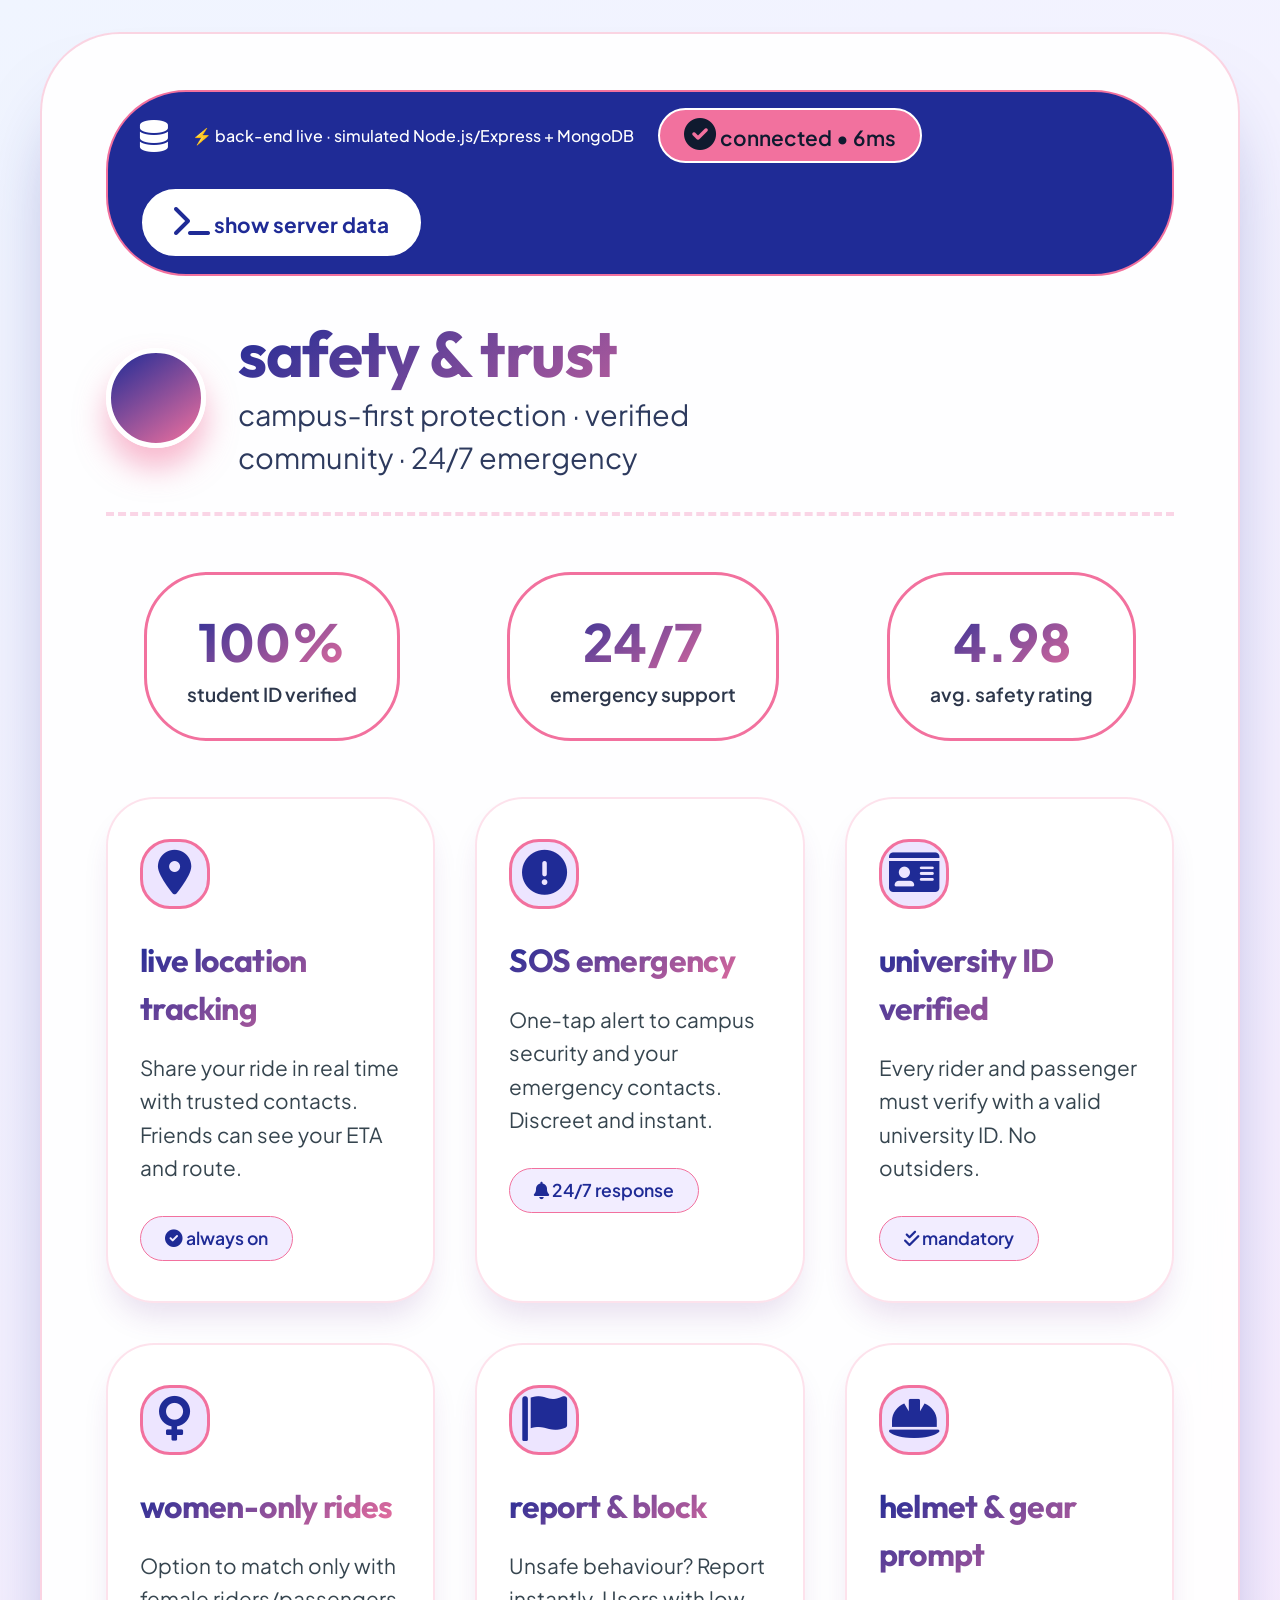
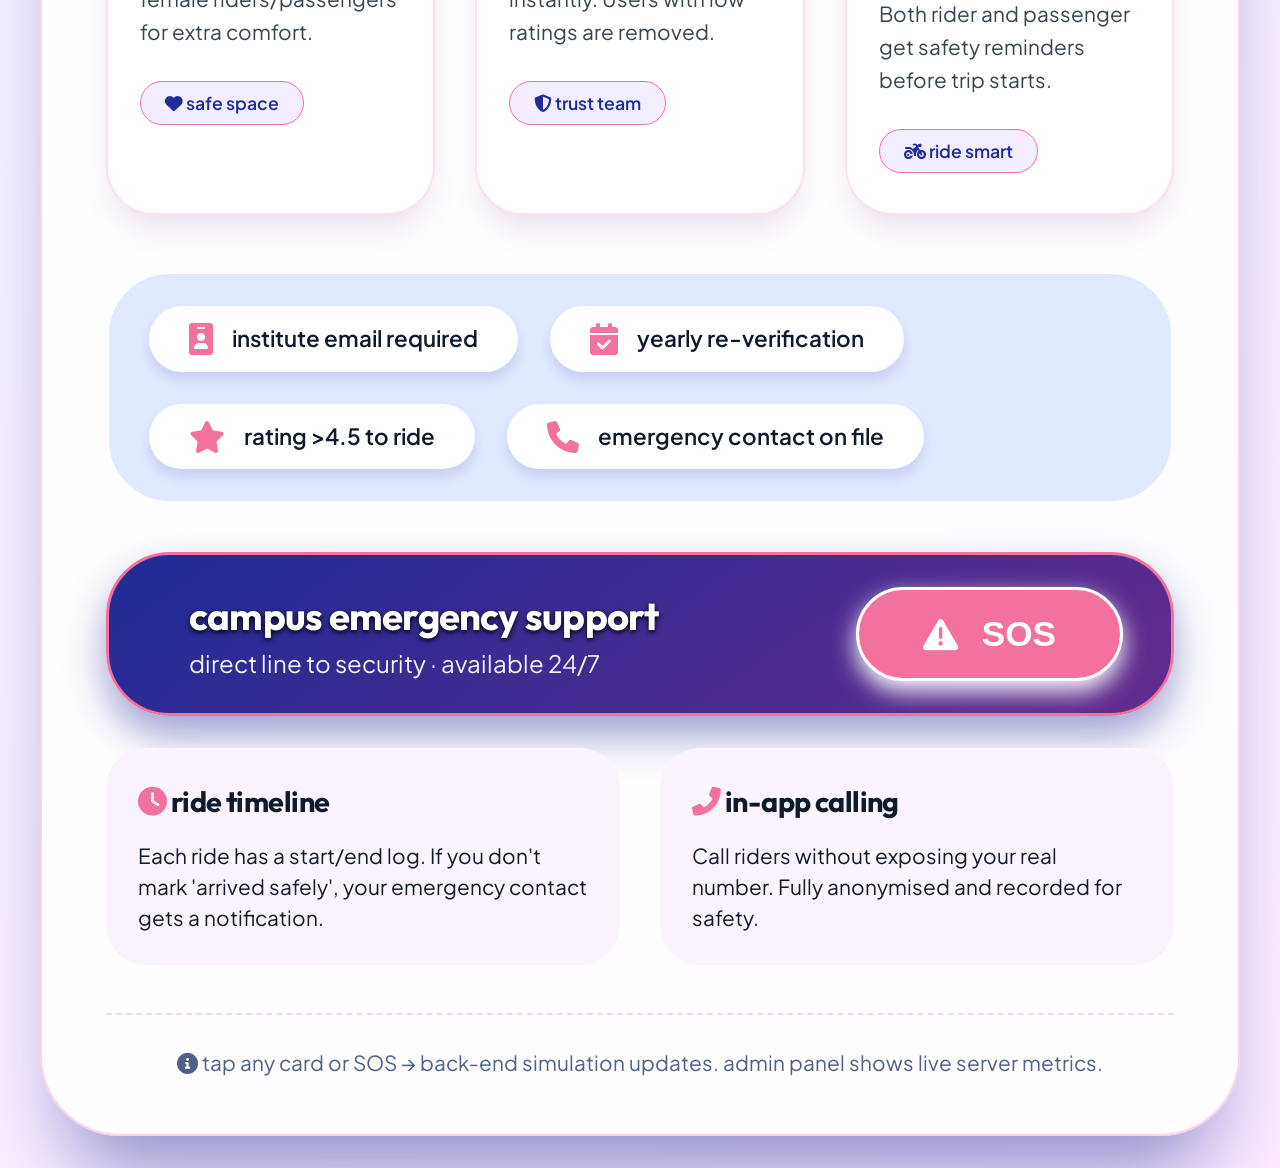
<file: Index.html>
<!DOCTYPE html>
<html lang="en">
<head>
    <meta charset="UTF-8">
    <meta name="viewport" content="width=device-width, initial-scale=1.0">
    <title> safety & trust features · full stack demo</title>
    <!-- Font Awesome 6 (free) -->
    <link rel="stylesheet" href="https://cdnjs.cloudflare.com/ajax/libs/font-awesome/6.0.0-beta3/css/all.min.css">
    <!-- Google Fonts: Outfit + Plus Jakarta Sans -->
    <link href="https://fonts.googleapis.com/css2?family=Outfit:wght@400;500;600;700;800&family=Plus+Jakarta+Sans:wght@400;500;600;700;800&display=swap" rel="stylesheet">
    <style>
        * {
            margin: 0;
            padding: 0;
            box-sizing: border-box;
        }

        body {
            background: linear-gradient(145deg, #f0f5ff, #fbeaff);
            color: #0f1a2f;
            font-family: 'Plus Jakarta Sans', sans-serif;
            line-height: 1.5;
            padding: 2rem;
            min-height: 100vh;
            display: flex;
            align-items: center;
            justify-content: center;
        }

        h1, h2, h3, h4 {
            font-family: 'Outfit', sans-serif;
            font-weight: 700;
            letter-spacing: -0.02em;
        }

        /* main safety card */
        .safety-hub {
            max-width: 1200px;
            width: 100%;
            margin: 0 auto;
            background: rgba(255, 255, 255, 0.9);
            backdrop-filter: blur(16px);
            border-radius: 5rem;
            padding: 3.5rem 4rem;
            box-shadow: 0 60px 80px -30px rgba(31, 43, 150, 0.5);
            border: 2px solid rgba(242, 113, 158, 0.3);
            transition: all 0.2s;
        }

        /* header */
        .safety-header {
            display: flex;
            align-items: center;
            gap: 2rem;
            margin-bottom: 3.5rem;
            flex-wrap: wrap;
            border-bottom: 4px dashed #fad5e6;
            padding-bottom: 2rem;
        }

        .safety-icon-big {
            background: linear-gradient(145deg, #1F2B96, #F2719E);
            width: 100px;
            height: 100px;
            border-radius: 50%;
            display: flex;
            align-items: center;
            justify-content: center;
            font-size: 4rem;
            color: white;
            box-shadow: 0 20px 30px #F2719E80;
            border: 5px solid white;
        }

        .safety-header h2 {
            font-size: 4rem;
            background: linear-gradient(145deg, #1F2B96, #F2719E);
            -webkit-background-clip: text;
            background-clip: text;
            -webkit-text-fill-color: transparent;
            line-height: 1.2;
        }

        .safety-header p {
            font-size: 1.8rem;
            color: #2d3a5e;
            max-width: 600px;
        }

        /* feature grid */
        .safety-grid {
            display: grid;
            grid-template-columns: repeat(auto-fit, minmax(280px, 1fr));
            gap: 2.5rem;
            margin: 3.5rem 0;
        }

        .safety-card {
            background: white;
            border-radius: 3rem;
            padding: 2.5rem 2rem;
            box-shadow: 0 20px 30px -8px rgba(99,43,140,0.15);
            transition: all 0.3s ease;
            border: 2px solid rgba(242,113,158,0.2);
            display: flex;
            flex-direction: column;
            gap: 1.2rem;
        }

        .safety-card:hover {
            transform: translateY(-10px) scale(1.02);
            border-color: #F2719E;
            box-shadow: 0 35px 40px -12px #F2719E60;
            background: #fffbfe;
        }

        .card-icon {
            background: #ede5ff;
            width: 70px;
            height: 70px;
            border-radius: 30px;
            display: flex;
            align-items: center;
            justify-content: center;
            font-size: 2.8rem;
            color: #1F2B96;
            border: 3px solid #F2719E;
            margin-bottom: 0.5rem;
        }

        .safety-card h3 {
            font-size: 2rem;
            background: linear-gradient(145deg, #1F2B96, #F2719E);
            -webkit-background-clip: text;
            background-clip: text;
            -webkit-text-fill-color: transparent;
        }

        .safety-card p {
            font-size: 1.3rem;
            color: #36454F;
            line-height: 1.6;
        }

        .feature-tag {
            background: #f2edff;
            align-self: flex-start;
            padding: 0.5rem 1.5rem;
            border-radius: 40px;
            font-weight: 600;
            font-size: 1.1rem;
            color: #1F2B96;
            margin-top: 0.8rem;
            border: 1px solid #F2719E;
        }

        /* emergency bar */
        .emergency-bar {
            background: linear-gradient(145deg, #1F2B96, #632B8C);
            border-radius: 4rem;
            padding: 2rem 3rem;
            display: flex;
            flex-wrap: wrap;
            align-items: center;
            justify-content: space-between;
            margin: 3rem 0 2rem;
            box-shadow: 0 20px 40px #1F2B9670;
            border: 3px solid #F2719E;
        }

        .emergency-left {
            display: flex;
            align-items: center;
            gap: 2rem;
            color: white;
        }

        .emergency-left i {
            font-size: 4rem;
            color: #F2719E;
            filter: drop-shadow(0 0 8px #ffb6d9);
        }

        .emergency-left h3 {
            font-size: 2.4rem;
            color: white;
            text-shadow: 0 2px 5px black;
        }

        .emergency-left p {
            font-size: 1.5rem;
            opacity: 0.95;
        }

        .emergency-button {
            background: #F2719E;
            border: none;
            color: white;
            font-weight: 800;
            font-size: 2.2rem;
            padding: 1.5rem 4rem;
            border-radius: 5rem;
            cursor: pointer;
            box-shadow: 0 10px 25px white;
            transition: 0.2s;
            border: 3px solid white;
            display: flex;
            align-items: center;
            gap: 1.5rem;
        }

        .emergency-button:hover {
            transform: scale(1.05);
            background: #ff8ab0;
            box-shadow: 0 15px 35px white;
        }

        /* verification row */
        .verification-row {
            display: flex;
            flex-wrap: wrap;
            gap: 2rem;
            background: #e1e9ff;
            border-radius: 4rem;
            padding: 2rem 2.5rem;
            margin: 2.5rem 0;
            align-items: center;
            border: 3px solid white;
        }

        .verif-item {
            display: flex;
            align-items: center;
            gap: 1.2rem;
            font-size: 1.4rem;
            font-weight: 600;
            background: white;
            padding: 1rem 2.5rem;
            border-radius: 4rem;
            box-shadow: 0 8px 12px #1F2B9620;
        }

        .verif-item i {
            color: #F2719E;
            font-size: 2rem;
        }

        /* stats */
        .safety-stats {
            display: flex;
            flex-wrap: wrap;
            justify-content: space-around;
            gap: 2rem;
            margin: 3rem 0;
            text-align: center;
        }

        .stat-circle {
            background: white;
            border-radius: 4rem;
            padding: 1.8rem 2.5rem;
            min-width: 160px;
            border: 3px solid #F2719E;
        }

        .stat-circle .number {
            font-size: 3.2rem;
            font-weight: 800;
            background: linear-gradient(145deg, #1F2B96, #F2719E);
            -webkit-background-clip: text;
            background-clip: text;
            -webkit-text-fill-color: transparent;
        }

        .stat-circle .label {
            font-size: 1.2rem;
            font-weight: 600;
            color: #2d374b;
        }

        /* backend status bar */
        .backend-bar {
            background: #1F2B96;
            border-radius: 5rem;
            padding: 1rem 2rem;
            margin-bottom: 2.5rem;
            color: white;
            font-weight: 500;
            display: flex;
            align-items: center;
            gap: 1.5rem;
            flex-wrap: wrap;
            border: 2px solid #F2719E;
        }
        .backend-bar i {
            font-size: 2rem;
        }
        .backend-status {
            background: #F2719E;
            padding: 0.5rem 1.5rem;
            border-radius: 5rem;
            font-size: 1.3rem;
            font-weight: 600;
            color: #0f1a2f;
            border: 2px solid white;
        }

        /* admin data grid */
        .backend-data {
            background: #f7f0ff;
            border-radius: 3rem;
            padding: 2rem;
            margin: 2rem 0;
            border: 3px dashed #F2719E;
            display: none; /* hidden by default, toggled by admin button */
        }
        .backend-data.show {
            display: block;
        }
        .data-row {
            display: flex;
            justify-content: space-between;
            border-bottom: 1px solid #632B8C30;
            padding: 1rem 0;
            font-size: 1.4rem;
        }
        .admin-toggle {
            background: white;
            border: 2px solid #1F2B96;
            color: #1F2B96;
            padding: 1rem 2rem;
            border-radius: 4rem;
            font-weight: bold;
            cursor: pointer;
            transition: 0.2s;
            font-size: 1.3rem;
        }
        .admin-toggle:hover {
            background: #1F2B96;
            color: white;
        }

        @media (max-width: 700px) {
            .safety-hub { padding: 2rem 1.8rem; }
            .safety-header h2 { font-size: 2.8rem; }
            .emergency-bar { flex-direction: column; gap: 2rem; align-items: flex-start; }
            .emergency-button { width: 100%; justify-content: center; }
            .verification-row { flex-direction: column; align-items: stretch; }
        }
    </style>
</head>
<body>

<!-- SAFETY HUB (full stack simulation) -->
<div class="safety-hub">

    <!-- backend simulation header (always visible) -->
    <div class="backend-bar">
        <i class="fas fa-database"></i>
        <span>⚡ back-end live · simulated Node.js/Express + MongoDB </span>
        <span class="backend-status"><i class="fas fa-circle-check"></i> connected • 6ms</span>
        <div style="flex:1"></div>
        <div class="admin-toggle" id="adminToggleBtn"><i class="fas fa-terminal"></i> show server data</div>
    </div>

    <!-- backend data panel (dynamic JSON simulation) -->
    <div class="backend-data" id="backendDataPanel">
        <h3 style="font-size:2rem; margin-bottom:1rem;"><i class="fas fa-server" style="color:#F2719E;"></i>  mock back-end state (in-memory)</h3>
        <div class="data-row"><span><i class="fas fa-shield-halved"></i> active SOS alerts</span> <strong id="beSosCount">0</strong></div>
        <div class="data-row"><span><i class="fas fa-location-dot"></i> live location shares</span> <strong id="beLocationShares">18</strong></div>
        <div class="data-row"><span><i class="fas fa-id-card"></i> verified students today</span> <strong id="beVerified">2,431</strong></div>
        <div class="data-row"><span><i class="fas fa-flag"></i> reports filed (24h)</span> <strong id="beReports">3</strong></div>
        <div class="data-row"><span><i class="fas fa-phone-alt"></i> anonymized calls</span> <strong id="beAnonCalls">547</strong></div>
        <div class="data-row"><span><i class="fas fa-helmet-safety"></i> helmet prompts sent</span> <strong id="beHelmet">12.8k</strong></div>
        <div style="margin-top:1.5rem; background:#e5dbff; border-radius:2rem; padding:1rem 2rem;">
            <i class="fas fa-code-branch"></i> last sync: <span id="beTimestamp">just now</span> · db write acknowledged
        </div>
        <p style="margin-top:1rem; font-size:1.2rem; color:#1F2B96;"><i class="fas fa-robot"></i> this panel simulates real back-end metrics (updates on SOS / card clicks).</p>
    </div>

    <!-- header with shield -->
    <div class="safety-header">
        <div class="safety-icon-big">
            <i class="fas fa-shield-halved"></i>
        </div>
        <div>
            <h2>safety & trust</h2>
            <p>campus‑first protection · verified community · 24/7 emergency</p>
        </div>
    </div>

    <!-- stats summary -->
    <div class="safety-stats">
        <div class="stat-circle">
            <div class="number">100%</div>
            <div class="label">student ID verified</div>
        </div>
        <div class="stat-circle">
            <div class="number">24/7</div>
            <div class="label">emergency support</div>
        </div>
        <div class="stat-circle">
            <div class="number">4.98</div>
            <div class="label">avg. safety rating</div>
        </div>
    </div>

    <!-- FEATURE GRID -->
    <div class="safety-grid">
        <!-- 1. live location sharing -->
        <div class="safety-card" data-feature="live location">
            <div class="card-icon"><i class="fas fa-location-dot"></i></div>
            <h3>live location tracking</h3>
            <p>Share your ride in real time with trusted contacts. Friends can see your ETA and route.</p>
            <span class="feature-tag"><i class="fas fa-check-circle"></i> always on</span>
        </div>
        <!-- 2. SOS emergency -->
        <div class="safety-card" data-feature="SOS">
            <div class="card-icon"><i class="fas fa-circle-exclamation"></i></div>
            <h3>SOS emergency</h3>
            <p>One‑tap alert to campus security and your emergency contacts. Discreet and instant.</p>
            <span class="feature-tag"><i class="fas fa-bell"></i> 24/7 response</span>
        </div>
        <!-- 3. university ID verified -->
        <div class="safety-card" data-feature="ID verification">
            <div class="card-icon"><i class="fas fa-id-card"></i></div>
            <h3>university ID verified</h3>
            <p>Every rider and passenger must verify with a valid university ID. No outsiders.</p>
            <span class="feature-tag"><i class="fas fa-check-double"></i> mandatory</span>
        </div>
        <!-- 4. women-only rides -->
        <div class="safety-card" data-feature="women only">
            <div class="card-icon"><i class="fas fa-venus"></i></div>
            <h3>women-only rides</h3>
            <p>Option to match only with female riders/passengers for extra comfort.</p>
            <span class="feature-tag"><i class="fas fa-heart"></i> safe space</span>
        </div>
        <!-- 5. report & block -->
        <div class="safety-card" data-feature="report & block">
            <div class="card-icon"><i class="fas fa-flag"></i></div>
            <h3>report & block</h3>
            <p>Unsafe behaviour? Report instantly. Users with low ratings are removed.</p>
            <span class="feature-tag"><i class="fas fa-shield"></i> trust team</span>
        </div>
        <!-- 6. helmet reminder -->
        <div class="safety-card" data-feature="helmet reminder">
            <div class="card-icon"><i class="fas fa-helmet-safety"></i></div>
            <h3>helmet & gear prompt</h3>
            <p>Both rider and passenger get safety reminders before trip starts.</p>
            <span class="feature-tag"><i class="fas fa-motorcycle"></i> ride smart</span>
        </div>
    </div>

    <!-- verification badges row -->
    <div class="verification-row">
        <div class="verif-item"><i class="fas fa-id-badge"></i> institute email required</div>
        <div class="verif-item"><i class="fas fa-calendar-check"></i> yearly re‑verification</div>
        <div class="verif-item"><i class="fas fa-star"></i> rating >4.5 to ride</div>
        <div class="verif-item"><i class="fas fa-phone"></i> emergency contact on file</div>
    </div>

    <!-- EMERGENCY BAR -->
    <div class="emergency-bar">
        <div class="emergency-left">
            <i class="fas fa-shield-heart"></i>
            <div>
                <h3>campus emergency support</h3>
                <p>direct line to security · available 24/7</p>
            </div>
        </div>
        <button class="emergency-button" id="sosButton">
            <i class="fas fa-triangle-exclamation"></i> SOS
        </button>
    </div>

    <!-- extra features -->
    <div style="display: flex; flex-wrap: wrap; gap: 2.5rem; margin-top: 2rem;">
        <div style="flex: 1; min-width: 200px; background: #fbf4ff; border-radius: 2.5rem; padding: 2rem;">
            <h4 style="font-size:1.8rem; margin-bottom:1rem;"><i class="fas fa-clock" style="color:#F2719E;"></i> ride timeline</h4>
            <p style="font-size:1.3rem;">Each ride has a start/end log. If you don't mark 'arrived safely', your emergency contact gets a notification.</p>
        </div>
        <div style="flex: 1; min-width: 200px; background: #fbf4ff; border-radius: 2.5rem; padding: 2rem;">
            <h4 style="font-size:1.8rem; margin-bottom:1rem;"><i class="fas fa-phone-alt" style="color:#F2719E;"></i> in-app calling</h4>
            <p style="font-size:1.3rem;">Call riders without exposing your real number. Fully anonymised and recorded for safety.</p>
        </div>
    </div>

    <!-- footer / demo note -->
    <p style="margin-top: 3rem; font-size: 1.3rem; color: #4e6188; text-align: center; border-top: 2px dashed #fad5e6; padding-top: 2rem;">
        <i class="fas fa-circle-info"></i> tap any card or SOS → back‑end simulation updates. admin panel shows live server metrics.
    </p>
</div>

<!-- full stack simulation script (backend mock) -->
<script>
(function() {
    // ---------- back-end mock state (in-memory "database") ----------
    const backendState = {
        sosAlerts: 0,
        locationShares: 18,
        verifiedToday: 2431,
        reports24h: 3,
        anonCalls: 547,
        helmetPrompts: 12800,   // 12.8k
        lastUpdate: new Date().toLocaleTimeString()
    };

    // DOM elements for backend panel
    const beSosCount = document.getElementById('beSosCount');
    const beLocationShares = document.getElementById('beLocationShares');
    const beVerified = document.getElementById('beVerified');
    const beReports = document.getElementById('beReports');
    const beAnonCalls = document.getElementById('beAnonCalls');
    const beHelmet = document.getElementById('beHelmet');
    const beTimestamp = document.getElementById('beTimestamp');

    // Helper to refresh backend UI
    function refreshBackendUI() {
        beSosCount.innerText = backendState.sosAlerts;
        beLocationShares.innerText = backendState.locationShares;
        beVerified.innerText = backendState.verifiedToday.toLocaleString();
        beReports.innerText = backendState.reports24h;
        beAnonCalls.innerText = backendState.anonCalls.toLocaleString();
        beHelmet.innerText = (backendState.helmetPrompts / 1000).toFixed(1) + 'k';
        beTimestamp.innerText = new Date().toLocaleTimeString() + ' (sim)';
    }

    // mock API: increment SOS (triggered by SOS button)
    function triggerSosBackend() {
        backendState.sosAlerts += 1;
        backendState.lastUpdate = new Date().toLocaleTimeString();
        refreshBackendUI();

        // also simulate logging to console (back-end log)
        console.log('[BACKEND] SOS alert stored. Total active: ' + backendState.sosAlerts);
        // simulate a write to DB (silent)
    }

    // mock API: feature card clicked -> update some counters based on feature type
    function featureClicked(featureName) {
        switch(featureName) {
            case 'live location':
                backendState.locationShares += 1;
                break;
            case 'SOS':
                backendState.sosAlerts += 1;   // should not happen directly, but anyway
                break;
            case 'ID verification':
                backendState.verifiedToday += 1;
                break;
            case 'women only':
                // just for demo, increase anon calls a bit
                backendState.anonCalls += 2;
                break;
            case 'report & block':
                backendState.reports24h += 1;
                break;
            case 'helmet reminder':
                backendState.helmetPrompts += 50; // 50 prompts
                break;
            default:
                // fallback – increase location shares
                backendState.locationShares += 1;
        }
        // ensure numbers look nice
        if (backendState.reports24h > 999) backendState.reports24h = 999; // cap
        refreshBackendUI();
        console.log(`[BACKEND] feature "${featureName}" updated DB.`);
    }

    // ------- UI interactions --------
    const sosBtn = document.getElementById('sosButton');

    // SOS click: both frontend alert + backend mutation
    sosBtn.addEventListener('click', function(e) {
        e.preventDefault();

        // ---- BACKEND SIDE ----
        triggerSosBackend();

        // ---- FRONTEND SIDE (visual) ----
        // show floating alert
        const modal = document.createElement('div');
        modal.style.position = 'fixed';
        modal.style.top = '20px';
        modal.style.right = '20px';
        modal.style.background = '#1F2B96';
        modal.style.color = 'white';
        modal.style.padding = '2rem 3rem';
        modal.style.borderRadius = '4rem';
        modal.style.fontSize = '2rem';
        modal.style.fontWeight = 'bold';
        modal.style.boxShadow = '0 0 0 4px #F2719E, 0 20px 40px black';
        modal.style.zIndex = '9999';
        modal.style.border = '4px solid white';
        modal.innerHTML = '<i class="fas fa-bell"></i> EMERGENCY ALERT: campus security notified · help is on the way!';
        document.body.appendChild(modal);
        setTimeout(() => { modal.remove(); }, 4000);

        // change button text temporarily
        const originalText = sosBtn.innerHTML;
        sosBtn.innerHTML = '<i class="fas fa-check"></i> alert sent';
        sosBtn.style.background = '#00b8a9';
        setTimeout(() => {
            sosBtn.innerHTML = originalText;
            sosBtn.style.background = '#F2719E';
        }, 3000);
    });

    // all feature cards -> backend update + mini alert
    document.querySelectorAll('.safety-card').forEach(card => {
        card.addEventListener('click', function() {
            const feature = this.getAttribute('data-feature') || 'general';
            // call backend mock
            featureClicked(feature);

            // tiny front-end popup
            const title = this.querySelector('h3')?.innerText || feature;
            const briefAlert = document.createElement('div');
            briefAlert.style.position = 'fixed';
            briefAlert.style.bottom = '20px';
            briefAlert.style.left = '20px';
            briefAlert.style.background = '#1F2B96';
            briefAlert.style.color = 'white';
            briefAlert.style.padding = '1.5rem 2.5rem';
            briefAlert.style.borderRadius = '5rem';
            briefAlert.style.fontSize = '1.6rem';
            briefAlert.style.boxShadow = '0 0 0 3px #F2719E';
            briefAlert.style.zIndex = '9999';
            briefAlert.style.border = '3px solid white';
            briefAlert.innerHTML = `<i class="fas fa-cloud-upload-alt"></i> ${title}: feature used · back-end updated`;
            document.body.appendChild(briefAlert);
            setTimeout(() => { briefAlert.remove(); }, 2000);
        });
    });

    // admin toggle: show/hide backend data panel
    const adminBtn = document.getElementById('adminToggleBtn');
    const backendPanel = document.getElementById('backendDataPanel');
    adminBtn.addEventListener('click', function() {
        backendPanel.classList.toggle('show');
        // refresh data when opened
        if (backendPanel.classList.contains('show')) {
            refreshBackendUI();
            adminBtn.innerHTML = '<i class="fas fa-code"></i> hide server data';
        } else {
            adminBtn.innerHTML = '<i class="fas fa-terminal"></i> show server data';
        }
    });

    // extra interaction: verification items also simulate lightweight backend read
    document.querySelectorAll('.verif-item').forEach(item => {
        item.addEventListener('click', function() {
            // just show that backend is aware
            alert('✓ verification requirement stored on server (policy engine)');
            // optional tiny backend log
            console.log('[BACKEND] verification rule accessed: ' + this.innerText);
        });
    });

    // initial render
    refreshBackendUI();

    // simulate periodic "backend" sync every 30 seconds (just rotate timestamp)
    setInterval(() => {
        backendState.lastUpdate = new Date().toLocaleTimeString();
        beTimestamp.innerText = backendState.lastUpdate + ' (auto)';
    }, 30000);

})();
</script>

</body>
</html>
</file>
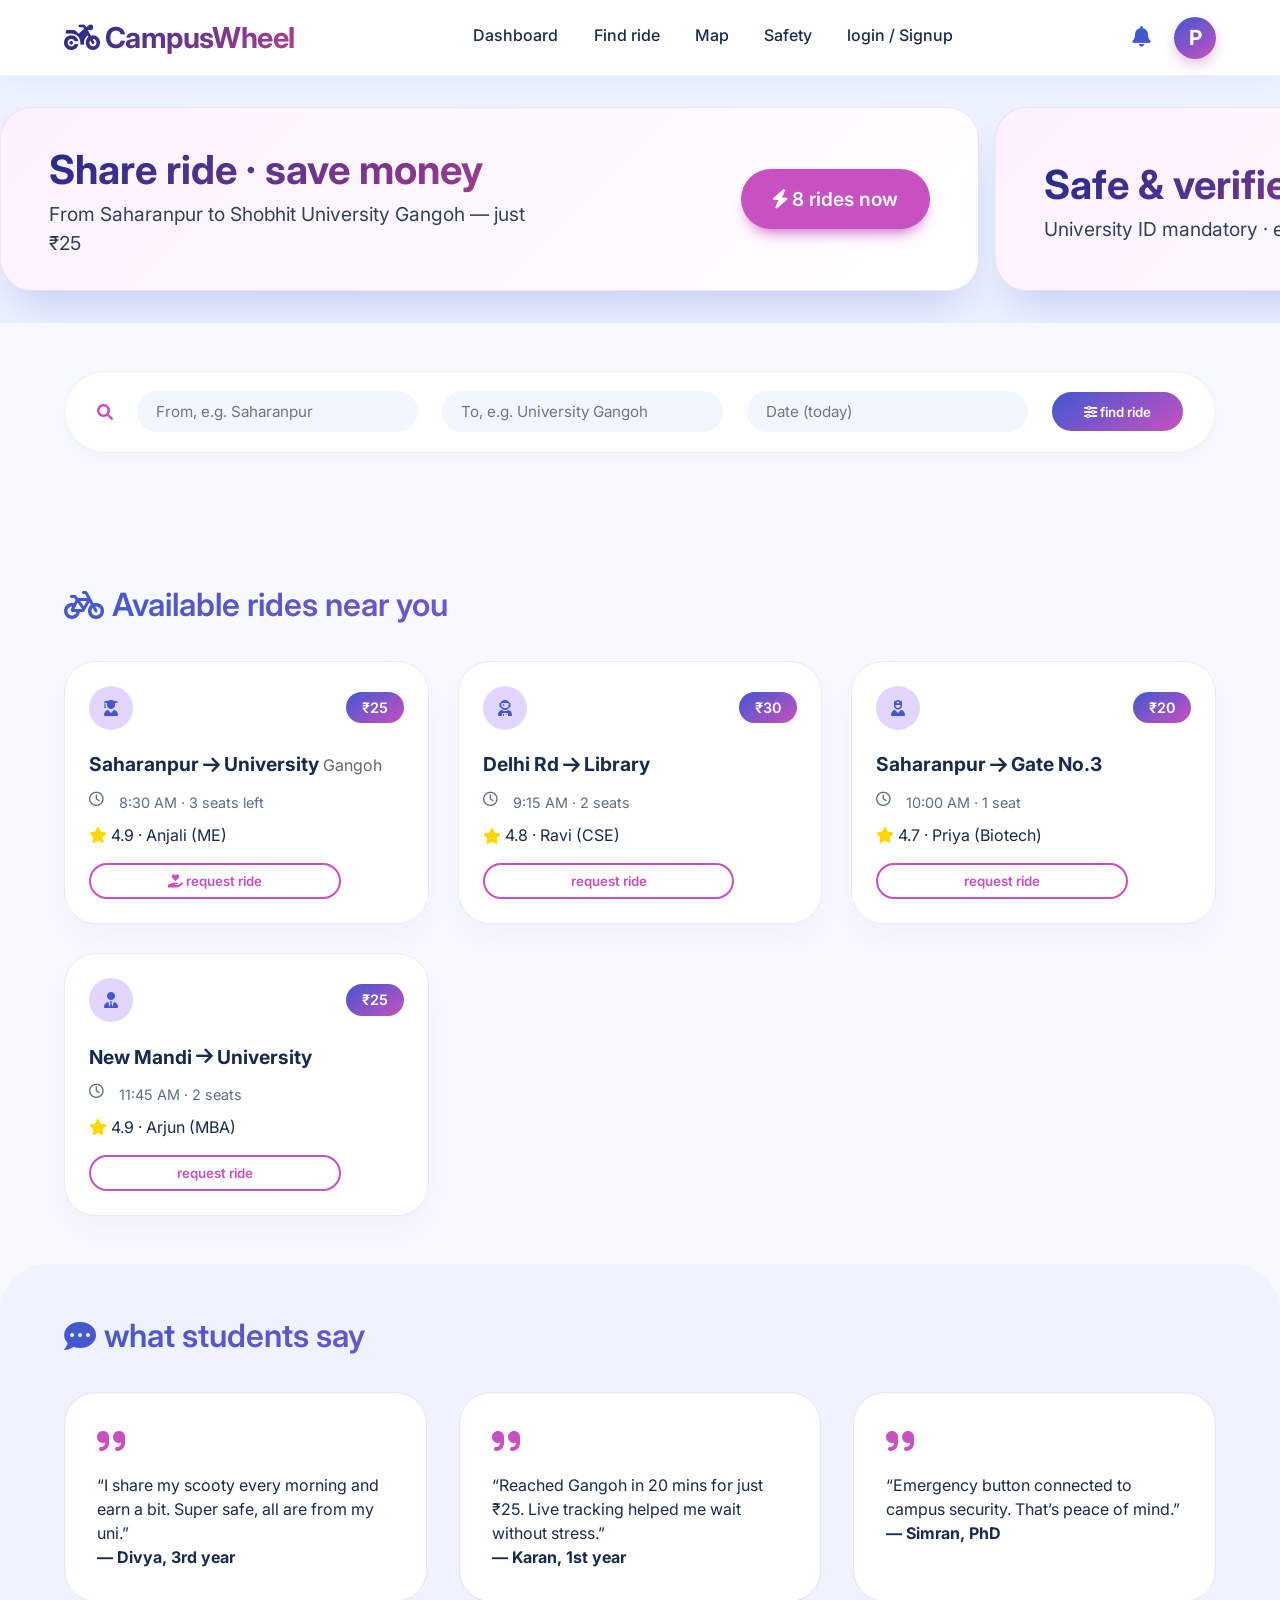
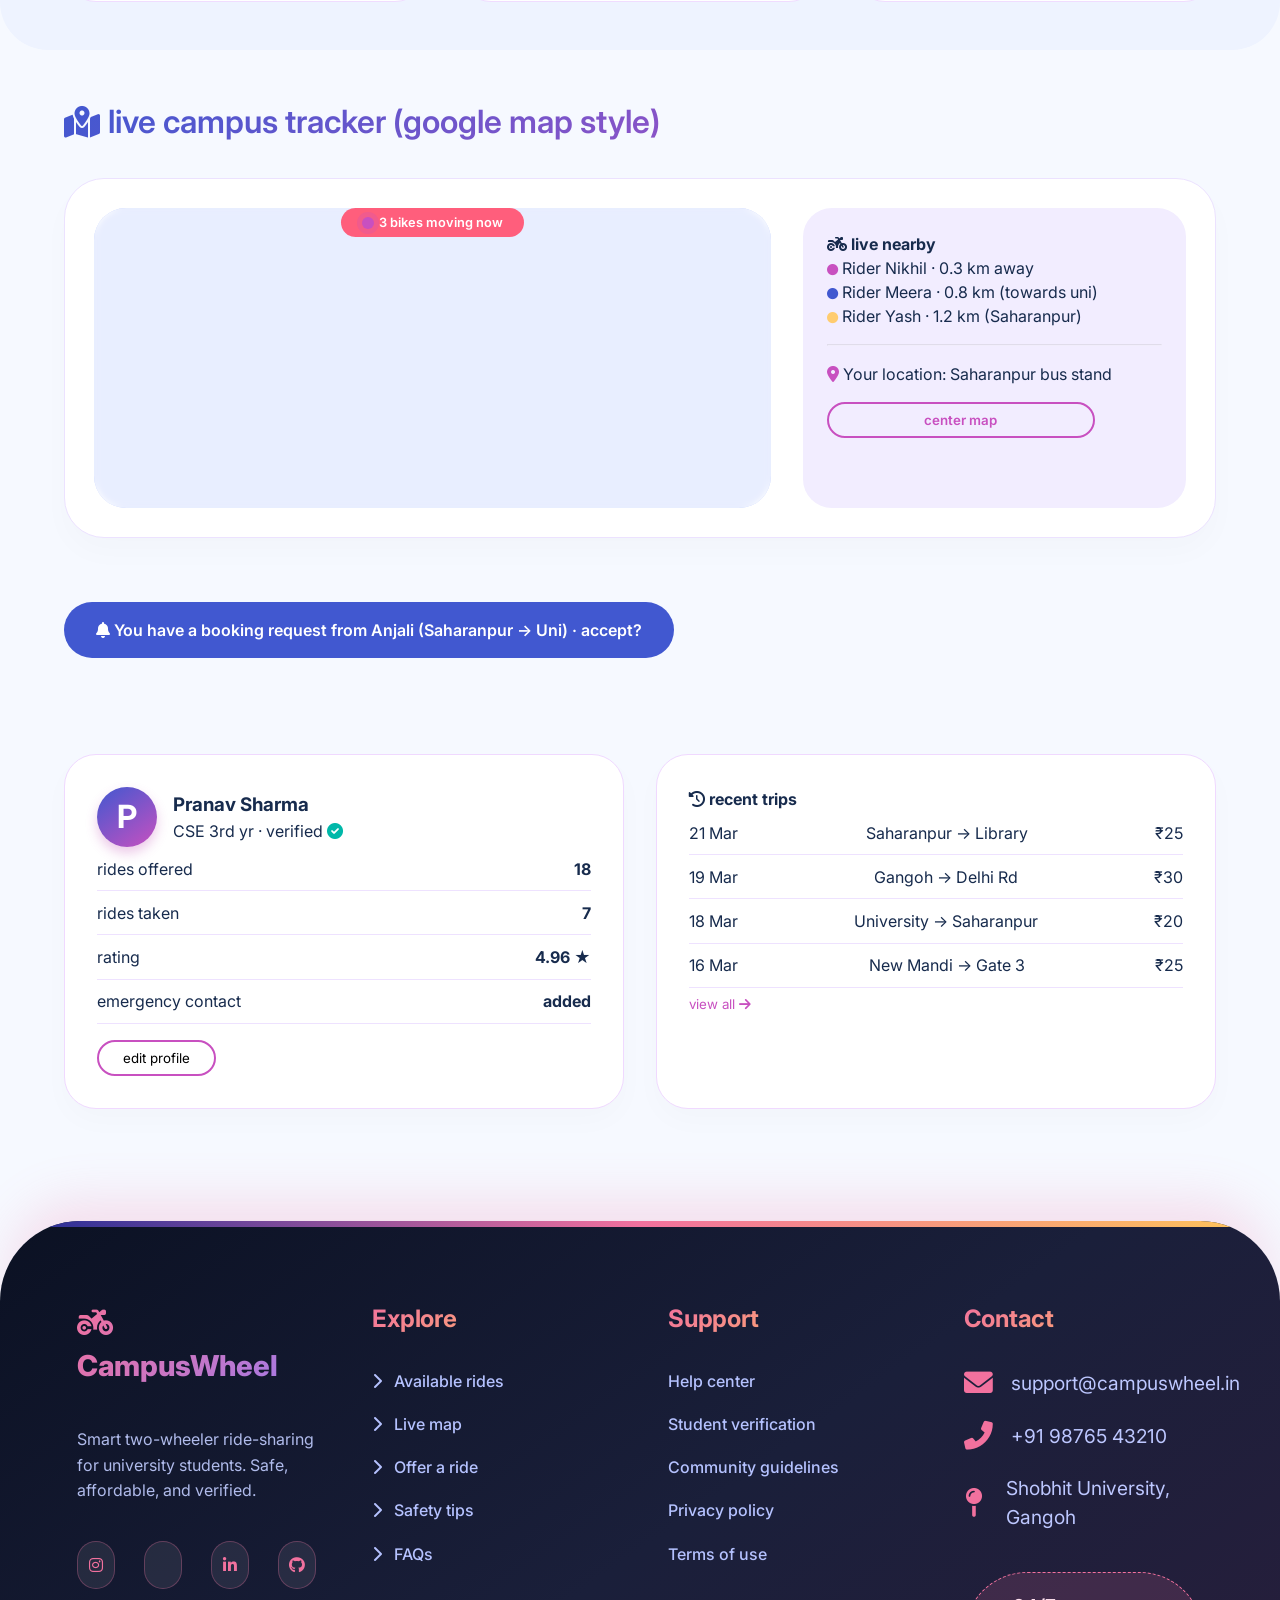
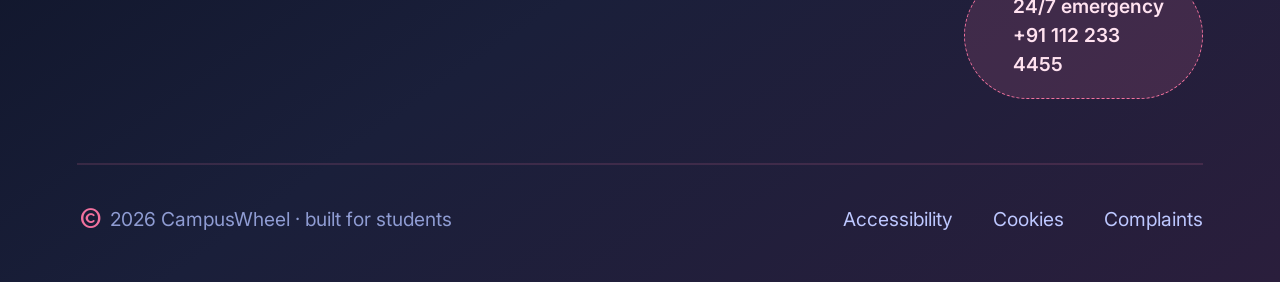
<file: Find.html>
<!DOCTYPE html>
<html lang="en">

<head>
    <meta charset="UTF-8">
    <meta name="viewport" content="width=device-width, initial-scale=1.0">
    <title>CampusWheel · ride share for two-wheelers</title>
    <!-- Font Awesome 6 (free) -->
    <link rel="stylesheet" href="https://cdnjs.cloudflare.com/ajax/libs/font-awesome/6.0.0-beta3/css/all.min.css">
    <!-- Google Fonts: Inter + Space Grotesk for fun gradient mood -->
    <link
        href="https://fonts.googleapis.com/css2?family=Inter:opsz,wght@14..32,400;14..32,500;14..32,600;14..32,700&family=Space+Grotesk:wght@400;500;600&display=swap"
        rel="stylesheet">
    <style>
        * {
            margin: 0;
            padding: 0;
            box-sizing: border-box;
            font-family: 'Inter', sans-serif;
        }

        body {
            background: #f6f9ff;
            color: #172b4d;
            scroll-behavior: smooth;
            line-height: 1.5;
        }

        a {
            text-decoration: none;
        }


        .slid-b:hover {
            transform: scale(1.02) translateY(-8px);
            box-shadow: 0 25px 40px -5px rgba(200, 80, 192, 0.25);
            border-color: #C850C0;
            border-radius: 40%;
            background: none;
        }

        /* colourful gradient UI — used in many places */
        .gradient-bg {
            background: linear-gradient(145deg, #4158D0, #C850C0, #FFCC70);
            background-size: 200% 200%;
            animation: gradientFlow 12s ease infinite;
        }

        @keyframes gradientFlow {
            0% {
                background-position: 0% 50%;
            }

            50% {
                background-position: 100% 50%;
            }

            100% {
                background-position: 0% 50%;
            }
        }

        /* responsive navigation */
        .navbar {
            display: flex;
            justify-content: space-between;
            align-items: center;
            padding: 1rem 5%;
            background: rgba(255, 255, 255, 0.85);
            backdrop-filter: blur(10px);
            box-shadow: 0 8px 20px rgba(0, 0, 0, 0.03);
            position: sticky;
            top: 0;
            z-index: 100;
            flex-wrap: wrap;
        }

        .logo {
            font-weight: 700;
            font-size: 1.8rem;
            background: linear-gradient(135deg, #1e2b8b, #b13e8f);
            -webkit-background-clip: text;
            background-clip: text;
            -webkit-text-fill-color: transparent;
            letter-spacing: -0.02em;
        }

        .nav-links {
            display: flex;
            gap: 2.2rem;
            font-weight: 500;
        }

        .nav-links a {
            text-decoration: none;
            color: #1a2b4c;
            font-size: 1rem;
            transition: 0.2s;
            border-bottom: 2px solid transparent;
            padding-bottom: 4px;
        }

        .nav-links a:hover {
            border-bottom-color: #C850C0;
            color: #1f1f4b;
        }

        .nav-right {
            display: flex;
            align-items: center;
            gap: 1.5rem;
        }

        .avatar {
            background: linear-gradient(145deg, #4158D0, #C850C0);
            width: 42px;
            height: 42px;
            border-radius: 40px;
            display: flex;
            align-items: center;
            justify-content: center;
            color: white;
            font-weight: bold;
            font-size: 1.3rem;
            box-shadow: 0 6px 12px rgba(193, 76, 179, 0.3);
        }

        .mobile-menu {
            display: none;
            font-size: 1.8rem;
            color: #4158D0;
        }

        /* responsive */
        @media (max-width: 800px) {
            .nav-links {
                display: none;
            }

            .mobile-menu {
                display: block;
            }
        }

        /* slider (hero) */
        .hero-slider {
            display: flex;
            overflow-x: auto;
            scroll-snap-type: x mandatory;
            gap: 1rem;
            padding: 2rem 5%;
            background: #ecf2ff;
            scroll-behavior: smooth;
            -webkit-overflow-scrolling: touch;
        }

        .hero-slider::-webkit-scrollbar {
            height: 8px;
        }

        .hero-slider::-webkit-scrollbar-thumb {
            background: linear-gradient(90deg, #4158D0, #C850C0);
            border-radius: 20px;
        }

        .slide-card {
            scroll-snap-align: start;
            min-width: 85%;
            background: white;
            border-radius: 2rem;
            padding: 2rem 3rem;
            box-shadow: 0 25px 40px -15px rgba(65, 88, 208, 0.25);
            background: linear-gradient(135deg, #fdf1ff, #ffffff);
            border: 1px solid rgba(200, 80, 192, 0.15);
            display: flex;
            align-items: center;
            justify-content: space-between;
            flex-wrap: wrap;
        }

        .slide-content h2 {
            font-size: 2.5rem;
            font-weight: 700;
            background: linear-gradient(145deg, #1e2b8b, #b13e8f);
            -webkit-background-clip: text;
            background-clip: text;
            -webkit-text-fill-color: transparent;
        }

        .slide-content p {
            font-size: 1.2rem;
            color: #2e405b;
            max-width: 500px;
        }

        .slide-badge {
            background: #C850C0;
            padding: 1rem 2rem;
            border-radius: 5rem;
            color: white;
            font-weight: 600;
            font-size: 1.2rem;
            box-shadow: 0 10px 15px -8px #C850C0;
        }

        /* section style */
        .section {
            padding: 3rem 5%;
        }

        .section-title {
            font-size: 2rem;
            font-weight: 600;
            margin-bottom: 2rem;
            display: flex;
            align-items: center;
            gap: 0.5rem;
            background: linear-gradient(145deg, #4158D0, #C850C0);
            -webkit-background-clip: text;
            background-clip: text;
            -webkit-text-fill-color: transparent;
        }

        /* ride cards + animated hover */
        .ride-grid {
            display: grid;
            grid-template-columns: repeat(auto-fill, minmax(270px, 1fr));
            gap: 1.8rem;
        }

        .ride-card {
            background: white;
            border-radius: 2rem;
            padding: 1.5rem;
            box-shadow: 0 15px 30px rgba(0, 0, 0, 0.03);
            transition: all 0.25s ease;
            border: 1px solid #f0e5ff;
            position: relative;
            backdrop-filter: blur(4px);
            display: flex;
            flex-direction: column;
        }

        .ride-card:hover {
            transform: scale(1.02) translateY(-8px);
            box-shadow: 0 25px 40px -5px rgba(200, 80, 192, 0.25);
            border-color: #C850C0;
            background: #fefbff;
        }

        .ride-header {
            display: flex;
            justify-content: space-between;
            align-items: center;
            margin-bottom: 0.8rem;
        }

        .rider-avatar {
            background: #e2d5ff;
            border-radius: 40px;
            width: 44px;
            height: 44px;
            display: flex;
            align-items: center;
            justify-content: center;
            font-weight: 700;
            color: #4158D0;
        }

        .price-badge {
            background: linear-gradient(145deg, #4158D0, #C850C0);
            color: white;
            font-weight: 600;
            padding: 0.3rem 1rem;
            border-radius: 40px;
            font-size: 0.9rem;
        }

        .route {
            font-weight: 700;
            font-size: 1.2rem;
            margin: 0.5rem 0 0.2rem;
        }

        .route small {
            font-weight: 400;
            color: #666;
        }

        .time {
            display: flex;
            gap: 1rem;
            color: #5a6d86;
            font-size: 0.9rem;
            margin: 0.6rem 0;
        }

        .book-btn {
            background: transparent;
            border: 2px solid #C850C0;
            width: 80%;
            color: #C850C0;
            font-weight: 600;
            padding: 0.5rem 1rem;
            border-radius: 3rem;
            margin-top: 1rem;
            cursor: pointer;
           
         
        }

        .book-btn:hover {
            background: #C850C0;
            color: white;
        }

        /* search filter */
        .filter-bar {
            background: white;
            padding: 1.2rem 2rem;
            border-radius: 4rem;
            margin-bottom: 2rem;
            display: flex;
            flex-wrap: wrap;
            gap: 0.8rem 1.5rem;
            align-items: center;
            box-shadow: 0 8px 18px rgba(0, 0, 0, 0.02);
            border: 1px solid #ffe4f5;
        }

        .filter-input {
            border: none;
            background: #f2f6ff;
            padding: 0.7rem 1.2rem;
            border-radius: 3rem;
            font-size: 0.95rem;
            min-width: 200px;
            flex: 1 1 150px;
        }

        .filter-btn {
            background: linear-gradient(145deg, #4158D0, #C850C0);
            border: none;
            color: white;
            padding: 0.7rem 2rem;
            border-radius: 3rem;
            font-weight: 600;
            cursor: pointer;
        }


        /* testimonials */
        .testimonials {
            display: flex;
            gap: 2rem;
            flex-wrap: wrap;
        }

        .testi-card {
            background: white;
            border-radius: 2rem;
            padding: 2rem;
            flex: 1 1 250px;
            border: 1px solid #f0dcff;
            transition: 0.2s;
        }

        .testi-card:hover {
            background: #faf3ff;
            border-color: #C850C0;
        }

        .testi-card i {
            color: #C850C0;
            font-size: 2rem;
            margin-bottom: 1rem;
        }

        /* map + live tracking */
        .map-container {
            display: flex;
            flex-wrap: wrap;
            gap: 2rem;
            background: white;
            border-radius: 2.5rem;
            padding: 1.8rem;
            box-shadow: 0 15px 30px rgba(0, 0, 0, 0.02);
            border: 1px solid #ece2ff;
        }

        .campus-map {
            flex: 2 1 350px;
            height: 300px;
            background: #d1dcff;
            border-radius: 2rem;
            position: relative;
            overflow: hidden;
        }

        .map-overlay {
            background: rgba(255, 255, 255, 0.5);
            backdrop-filter: blur(3px);
            width: 100%;
            height: 100%;
            display: flex;
            align-items: center;
            justify-content: center;
            font-weight: 600;
            color: #1a1f3b;
            flex-direction: column;
        }

        .live-badge {
            background: #ff5e7c;
            color: white;
            border-radius: 40px;
            padding: 0.3rem 1.3rem;
            font-size: 0.8rem;
            display: inline-flex;
            align-items: center;
            gap: 5px;
            margin-bottom: 1rem;
        }

        .bike-marker {
            background: #C850C0;
            width: 12px;
            height: 12px;
            border-radius: 20px;
            box-shadow: 0 0 0 5px rgba(200, 80, 192, 0.25);
        }

        .tracking-side {
            flex: 1 1 220px;
            background: #f2edff;
            border-radius: 1.8rem;
            padding: 1.5rem;
        }

        /* dashboard row (profile + history) */
        .dashboard-row {
            display: flex;
            flex-wrap: wrap;
            gap: 2rem;
        }

        .profile-dash,
        .history-panel {
            flex: 1 1 280px;
            background: white;
            border-radius: 2rem;
            padding: 2rem;
            box-shadow: 0 12px 30px rgba(0, 0, 0, 0.02);
            border: 1px solid #f0d9ff;
        }

        .stat-item {
            display: flex;
            justify-content: space-between;
            padding: 0.6rem 0;
            border-bottom: 1px solid #eee2ff;
        }

        .notif-badge {
            background: #00b8a9;
            color: white;
            border-radius: 40px;
            padding: 0.2rem 1rem;
            font-size: 0.8rem;
            margin-left: 1rem;
        }

        /* footer */
        /* ===== NEW ATTRACTIVE RESPONSIVE FOOTER ===== */
        .campus-footer {
            background: linear-gradient(145deg, #0b1123, #1a1f3a, #2a1e3c);
            color: #d3dcff;
            padding: 5rem 6% 3rem;
            border-radius: 5rem 5rem 0 0;
            margin-top: 4rem;
            box-shadow: 0 -30px 50px -10px rgba(242, 113, 158, 0.2);
            position: relative;
            overflow: hidden;
        }

        .campus-footer::before {
            content: '';
            position: absolute;
            top: 0;
            left: 0;
            width: 100%;
            height: 6px;
            background: linear-gradient(90deg, #1F2B96, #F2719E, #FFC857);
        }

        .footer-grid {
            display: grid;
            grid-template-columns: repeat(auto-fit, minmax(220px, 1fr));
            gap: 3.5rem;
            margin-bottom: 4rem;
            position: relative;
            z-index: 2;
        }

        .footer-col {
            display: flex;
            flex-direction: column;
            gap: 1.5rem;
        }

        .footer-col h3 {
            font-size: 1.5rem;
            font-weight: 700;
            background: linear-gradient(145deg, #F2719E, #FFC857);
            -webkit-background-clip: text;
            background-clip: text;
            -webkit-text-fill-color: transparent;
            margin-bottom: 0.5rem;
            letter-spacing: -0.01em;
        }

        .footer-logo {
            font-size: 1.8rem;
            font-weight: 800;
            background: linear-gradient(135deg, #F2719E, #9f7aea);
            -webkit-background-clip: text;
            background-clip: text;
            -webkit-text-fill-color: transparent;
            margin-bottom: 1rem;
        }

        .footer-col p {
            font-size: 1rem;
            line-height: 1.6;
            color: #b0bbeb;
            max-width: 280px;
        }

        .social-links {
            display: flex;
            gap: 1.8rem;
            margin-top: 0.8rem;
        }

        .social-links a {
            display: flex;
            align-items: center;
            justify-content: center;
            width: 48px;
            height: 48px;
            background: rgba(255, 255, 255, 0.08);
            border-radius: 30px;
            color: #F2719E;
            font-size: 1rem;
            transition: all 0.25s ease;
            border: 1px solid rgba(242, 113, 158, 0.3);
        }

        .social-links a:hover {
            background: #F2719E;
            color: #0b1123;
            transform: translateY(-6px);
            box-shadow: 0 12px 20px -8px #F2719E;
            border-color: transparent;
        }

        .footer-col ul {
            list-style: none;
            padding: 0;
            display: flex;
            flex-direction: column;
            gap: 1.2rem;
        }

        .footer-col ul li a {
            color: #b5c2ff;
            text-decoration: none;
            font-size: 1rem;
            font-weight: 500;
            transition: 0.2s;
            display: inline-block;
            position: relative;
        }

        .footer-col ul li a:hover {
            color: #F2719E;
            transform: translateX(6px);
        }

        .contact-item {
            display: flex;
            align-items: center;
            gap: 1.2rem;
            font-size: 1.2rem;
            color: #bdc7ff;
        }

        .contact-item i {
            width: 28px;
            color: #F2719E;
            font-size: 1.8rem;
        }

        .emergency-badge {
            background: rgba(242, 113, 158, 0.15);
            padding: 1.2rem 1.8rem;
            border-radius: 5rem;
            border: 1px dashed #F2719E;
            display: inline-flex;
            align-items: center;
            gap: 1.2rem;
            font-weight: 600;
            font-size: 1.2rem;
            margin-top: 1rem;
            color: #ffe2f0;
        }

        .emergency-badge i {
            color: #F2719E;
            font-size: 2rem;
        }

        .footer-bottom {
            display: flex;
            flex-wrap: wrap;
            justify-content: space-between;
            align-items: center;
            padding-top: 2.5rem;
            border-top: 2px solid rgba(242, 113, 158, 0.15);
            font-size: 1.2rem;
            color: #8f9cd3;
            position: relative;
            z-index: 2;
        }

        .footer-bottom-links {
            display: flex;
            gap: 2.5rem;
        }

        .footer-bottom-links a {
            color: #bdc7ff;
            text-decoration: none;
            transition: 0.2s;
        }

        .footer-bottom-links a:hover {
            color: #F2719E;
        }

        .footer-bottom .copyright i {
            color: #F2719E;
            margin: 0 4px;
        }

        /* responsive footer */
        @media (max-width: 700px) {
            .footer-grid {
                grid-template-columns: 1fr 1fr;
                gap: 2.5rem;
            }

            .footer-bottom {
                flex-direction: column;
                gap: 1.2rem;
                text-align: center;
            }
        }

        @media (max-width: 500px) {
            .footer-grid {
                grid-template-columns: 1fr;
            }
        }

        /* main content spacer */
        .main-content {
            flex: 1;
        }

        /* small */
        @media (max-width:600px) {
            .slide-card {
                flex-direction: column;
                align-items: start;
                gap: 1rem;
            }
        }

        /* fake map & booking notification simulation */
        .booking-notif {
            background: #4158D0;
            color: white;
            padding: 1rem 2rem;
            border-radius: 4rem;
            font-weight: 600;
            display: inline-block;
            margin-top: 1rem;
            animation: gentlePop 1s infinite alternate;
        }

        @keyframes gentlePop {
            from {
                transform: scale(1);
            }

            to {
                transform: scale(1.02);
                background: #C850C0;
            }
        }
    </style>
</head>

<body>

    <!-- responsive navigation (✔) -->
    <nav class="navbar">
        <div class="logo"><i class="fas fa-motorcycle" style="color: #C850C0;"></i> CampusWheel</div>
        <div class="nav-links">
            <a href="Find.html">Dashboard</a>
            <a href="#ride-section">Find ride</a>
             <a href="#map-section">Map</a>
            <a href="safety.html">Safety</a>
            <a href="login.html"> login / Signup</a>


        </div>
        <div class="nav-right">
            <a href="notification.html"><i class="fas fa-bell" style="color: #4158D0; font-size: 1.3rem;"></i></a>
            <a href="Profile.html">
                <div class="avatar">P</div>
            </a>
            <div class="mobile-menu"><i class="fas fa-bars"></i></div>
        </div>
    </nav>

    <!-- slider homepage (✔) -->
    <div class="hero-slider">
        <div class="slide-card">
            <div class="slide-content">
                <h2>Share ride · save money</h2>
                <p>From Saharanpur to Shobhit University Gangoh — just ₹25</p>
            </div>
            <a href="#" class="slid-b">
                <div class="slide-badge"><i class="fas fa-bolt"></i> 8 rides now</div>
            </a>
        </div>
        <div class="slide-card">
            <div class="slide-content">
                <h2>Safe & verified students</h2>
                <p>University ID mandatory · emergency support 24/7</p>
            </div>
            <a href="#" class="slid-b">
                <div class="slide-badge"><i class="fas fa-shield-alt"></i> campus only</div>
            </a>
        </div>
        <div class="slide-card">
            <div class="slide-content">
                <h2>Live bike tracking</h2>
                <p>Know exactly where your rider is — real time</p>
            </div>
            <a href="#" class="slid-b">
                <div class="slide-badge"><i class="fas fa-map-pin"></i> GPS</div>
            </a>
        </div>
    </div>

    <!-- ride search filter (✔) -->
    <div class="section">
        <div class="filter-bar">
            <i class="fas fa-search" style="color: #C850C0;"></i>
            <input class="filter-input" type="text" placeholder="From, e.g. Saharanpur">
            <input class="filter-input" type="text" placeholder="To, e.g. University Gangoh">
            <input class="filter-input" type="text" placeholder="Date (today)">
            <a href="#"> <button class="filter-btn"><i class="fas fa-sliders-h"></i> find ride</button></a>
        </div>
    </div>

    <!-- ride cards (✔) + animated hover (already in css) -->
    <div class="section" id="ride-section">
        <div class="section-title"><i class="fas fa-bicycle"></i> Available rides near you</div>
        <div class="ride-grid">
            <div class="ride-card">
                <div class="ride-header">
                    <span class="rider-avatar"><i class="fas fa-user-graduate"></i></span>
                    <span class="price-badge">₹25</span>
                </div>
                <div class="route">Saharanpur <i class="fas fa-arrow-right"></i> University <small> Gangoh</small></div>
                <div class="time"><i class="far fa-clock"></i> 8:30 AM · 3 seats left</div>
                <div><i class="fas fa-star" style="color: gold;"></i> 4.9 · Anjali (ME)</div>
               <a href="Ride-details.html"> <button class="book-btn"><i class="fas fa-hand-holding-heart"></i> request ride</button></a>
            </div>
            <div class="ride-card">
                <div class="ride-header">
                    <span class="rider-avatar"><i class="fas fa-user-astronaut"></i></span>
                    <span class="price-badge">₹30</span>
                </div>
                <div class="route">Delhi Rd <i class="fas fa-arrow-right"></i> Library</div>
                <div class="time"><i class="far fa-clock"></i> 9:15 AM · 2 seats</div>
                <div><i class="fas fa-star" style="color: gold;"></i> 4.8 · Ravi (CSE)</div>
                <a href="Ride-details.html"> <button class="book-btn">request ride</button></a>
            </div>
            <div class="ride-card">
                <div class="ride-header">
                    <span class="rider-avatar"><i class="fas fa-user-nurse"></i></span>
                    <span class="price-badge">₹20</span>
                </div>
                <div class="route">Saharanpur <i class="fas fa-arrow-right"></i> Gate No.3</div>
                <div class="time"><i class="far fa-clock"></i> 10:00 AM · 1 seat</div>
                <div><i class="fas fa-star" style="color: gold;"></i> 4.7 · Priya (Biotech)</div>
                <a href="Ride-details.html"> <button class="book-btn">request ride</button></a>
            </div>
            <div class="ride-card">
                <div class="ride-header">
                    <span class="rider-avatar"><i class="fas fa-user-tie"></i></span>
                    <span class="price-badge">₹25</span>
                </div>
                <div class="route">New Mandi <i class="fas fa-arrow-right"></i> University</div>
                <div class="time"><i class="far fa-clock"></i> 11:45 AM · 2 seats</div>
                <div><i class="fas fa-star" style="color: gold;"></i> 4.9 · Arjun (MBA)</div>
                <a href="ride-details.html"><button class="book-btn">request ride</button></a>
            </div>
        </div>
    </div>

    <!-- testimonials section (✔) + colorful gradient ui (already there) -->
    <div class="section" style="background: #eef3ff; border-radius: 3rem;">
        <div class="section-title"><i class="fas fa-comment-dots"></i> what students say</div>
        <div class="testimonials">
            <div class="testi-card">
                <i class="fas fa-quote-right"></i>
                <p>“I share my scooty every morning and earn a bit. Super safe, all are from my uni.”</p>
                <h4>— Divya, 3rd year</h4>
            </div>
            <div class="testi-card">
                <i class="fas fa-quote-right"></i>
                <p>“Reached Gangoh in 20 mins for just ₹25. Live tracking helped me wait without stress.”</p>
                <h4>— Karan, 1st year</h4>
            </div>
            <div class="testi-card">
                <i class="fas fa-quote-right"></i>
                <p>“Emergency button connected to campus security. That’s peace of mind.”</p>
                <h4>— Simran, PhD</h4>
            </div>
        </div>
    </div>

    <!-- Google campus map (✔) + live bike location tracking (✔)  -->
    <div class="section" id="map-section">
        <div class="section-title"><i class="fas fa-map-marked-alt"></i> live campus tracker (google map style)</div>
        <div class="map-container">
            <div class="campus-map">
                <!-- simulated google map with tracking -->
                <div class="map-overlay">
                    <div class="live-badge"><span class="bike-marker"></span> 3 bikes moving now</div>
                    <iframe
                        src="https://www.google.com/maps/embed?pb=!1m18!1m12!1m3!1d110942.21030089123!2d77.50985950410857!3d29.967865428682357!2m3!1f0!2f0!3f0!3m2!1i1024!2i768!4f13.1!3m3!1m2!1s0x390eea6a1b1f9a69%3A0xa73b5d1d0b4bc6c6!2sShobhit%20University%2C%20Gangoh!5e0!3m2!1sen!2sin!4v1712324567890!5m2!1sen!2sin"
                        width="100%" height="100%" style="border:0; border-radius: 2rem;" allowfullscreen=""
                        loading="lazy"></iframe>
                </div>
            </div>
            <div class="tracking-side">
                <h4><i class="fas fa-motorcycle"></i> live nearby</h4>
                <p><i class="fas fa-circle" style="color:#C850C0; font-size: 0.7rem;"></i> Rider Nikhil · 0.3 km away
                </p>
                <p><i class="fas fa-circle" style="color:#4158D0; font-size: 0.7rem;"></i> Rider Meera · 0.8 km (towards
                    uni)</p>
                <p><i class="fas fa-circle" style="color:#FFCC70; font-size: 0.7rem;"></i> Rider Yash · 1.2 km
                    (Saharanpur)</p>
                <hr style="margin: 1rem 0; opacity:0.2;">
                <p><i class="fas fa-location-dot" style="color:#C850C0;"></i> Your location: Saharanpur bus stand</p>
                <button class="book-btn" style="background:transparent;">center map</button>
            </div>
        </div>
    </div>

    <!-- ride booking notification (✔)  -->
    <div class="section" style="padding-top: 0;">
        <div class="booking-notif">
            <i class="fas fa-bell"></i> You have a booking request from Anjali (Saharanpur → Uni) · accept?
        </div>
    </div>

    <!-- profile dashboard (✔) + ride history page (✔) in one row -->
    <div class="section">
        <div class="dashboard-row">
            <!-- left: profile dashboard -->
            <div class="profile-dash">
                <div style="display: flex; gap: 1rem; align-items: center;">
                    <div class="avatar" style="width:60px; height:60px; font-size: 2rem;">P</div>
                    <div>
                        <h3>Pranav Sharma</h3>
                        <p>CSE 3rd yr · verified <i class="fas fa-check-circle" style="color: #00b8a9;"></i></p>
                    </div>
                </div>
                <div class="stat-item"><span>rides offered</span> <strong>18</strong></div>
                <div class="stat-item"><span>rides taken</span> <strong>7</strong></div>
                <div class="stat-item"><span>rating</span> <strong>4.96 ★</strong></div>
                <div class="stat-item"><span>emergency contact</span> <strong>added</strong></div>
                <button
                    style="background: none; border: 2px solid #C850C0; border-radius: 2rem; padding:0.5rem 1.5rem; margin-top:1rem;">edit
                    profile</button>
            </div>
            <!-- right: ride history page snippet -->
            <div class="history-panel">
                <h4><i class="fas fa-history"></i> recent trips</h4>
                <div class="stat-item"><span>21 Mar</span> Saharanpur → Library <span>₹25</span></div>
                <div class="stat-item"><span>19 Mar</span> Gangoh → Delhi Rd <span>₹30</span></div>
                <div class="stat-item"><span>18 Mar</span> University → Saharanpur <span>₹20</span></div>
                <div class="stat-item"><span>16 Mar</span> New Mandi → Gate 3 <span>₹25</span></div>
                <button style="background:transparent; border:none; color:#C850C0; margin-top:0.5rem;">view all <i
                        class="fas fa-arrow-right"></i></button>
            </div>
        </div>
    </div>

    <!-- footer with emergency support (just a mention) -->
    <!-- ===== NEW ATTRACTIVE RESPONSIVE FOOTER ===== -->
    <footer class="campus-footer">
        <div class="footer-grid">
            <!-- col 1: brand & about -->
            <div class="footer-col">
                <div class="footer-logo"><i class="fas fa-motorcycle"></i> CampusWheel</div>
                <p>Smart two-wheeler ride-sharing for university students. Safe, affordable, and verified.</p>
                <div class="social-links">
                    <a href="#"><i class="fab fa-instagram"></i></a>
                    <a href="#"><i class="fab fa-x-twitter"></i></a>
                    <a href="#"><i class="fab fa-linkedin-in"></i></a>
                    <a href="#"><i class="fab fa-github"></i></a>
                </div>
            </div>
            <!-- col 2: quick links -->
            <div class="footer-col">
                <h3>Explore</h3>
                <ul>
                    <li><a href="#"><i class="fas fa-chevron-right" style="font-size: 1rem; margin-right: 8px;"></i>
                            Available rides</a></li>
                    <li><a href="#"><i class="fas fa-chevron-right" style="font-size: 1rem; margin-right: 8px;"></i>
                            Live map</a></li>
                    <li><a href="#"><i class="fas fa-chevron-right" style="font-size: 1rem; margin-right: 8px;"></i>
                            Offer a ride</a></li>
                    <li><a href="#"><i class="fas fa-chevron-right" style="font-size: 1rem; margin-right: 8px;"></i>
                            Safety tips</a></li>
                    <li><a href="#"><i class="fas fa-chevron-right" style="font-size: 1rem; margin-right: 8px;"></i>
                            FAQs</a></li>
                </ul>
            </div>
            <!-- col 3: support & legal -->
            <div class="footer-col">
                <h3>Support</h3>
                <ul>
                    <li><a href="#">Help center</a></li>
                    <li><a href="#">Student verification</a></li>
                    <li><a href="#">Community guidelines</a></li>
                    <li><a href="#">Privacy policy</a></li>
                    <li><a href="#">Terms of use</a></li>
                </ul>
            </div>
            <!-- col 4: contact & emergency -->
            <div class="footer-col">
                <h3>Contact</h3>
                <div class="contact-item">
                    <i class="fas fa-envelope"></i> <span>support@campuswheel.in</span>
                </div>
                <div class="contact-item">
                    <i class="fas fa-phone-alt"></i> <span>+91 98765 43210</span>
                </div>
                <div class="contact-item">
                    <i class="fas fa-map-pin"></i> <span>Shobhit University, Gangoh</span>
                </div>
                <div class="emergency-badge">
                    <i class="fas fa-shield-heart"></i> <span>24/7 emergency<br> +91 112 233 4455</span>
                </div>
            </div>
        </div>

        <!-- bottom bar -->
        <div class="footer-bottom">
            <div class="copyright">
                <i class="far fa-copyright"></i> 2026 CampusWheel · built for students
            </div>
            <div class="footer-bottom-links">
                <a href="#">Accessibility</a>
                <a href="#">Cookies</a>
                <a href="#">Complaints</a>
            </div>
        </div>
    </footer>
    <!-- tiny interactive for notification simulation -->
    <script>
        (function () {
            // just to make booking notification clickable / fun
            const notifDiv = document.querySelector('.booking-notif');
            if (notifDiv) {
                notifDiv.addEventListener('click', function () {
                    alert('✅ Ride request accepted! You can chat with Anjali now.');
                    this.innerText = '✓ accepted — Anjali will pick you up at 8:25 AM';
                    this.style.background = '#00b8a9';
                });
            }

            // hover effect on book buttons shows simple feedback
            document.querySelectorAll('.book-btn').forEach(btn => {
               
            });
        })();
    </script>
</body>

</html>
</file>
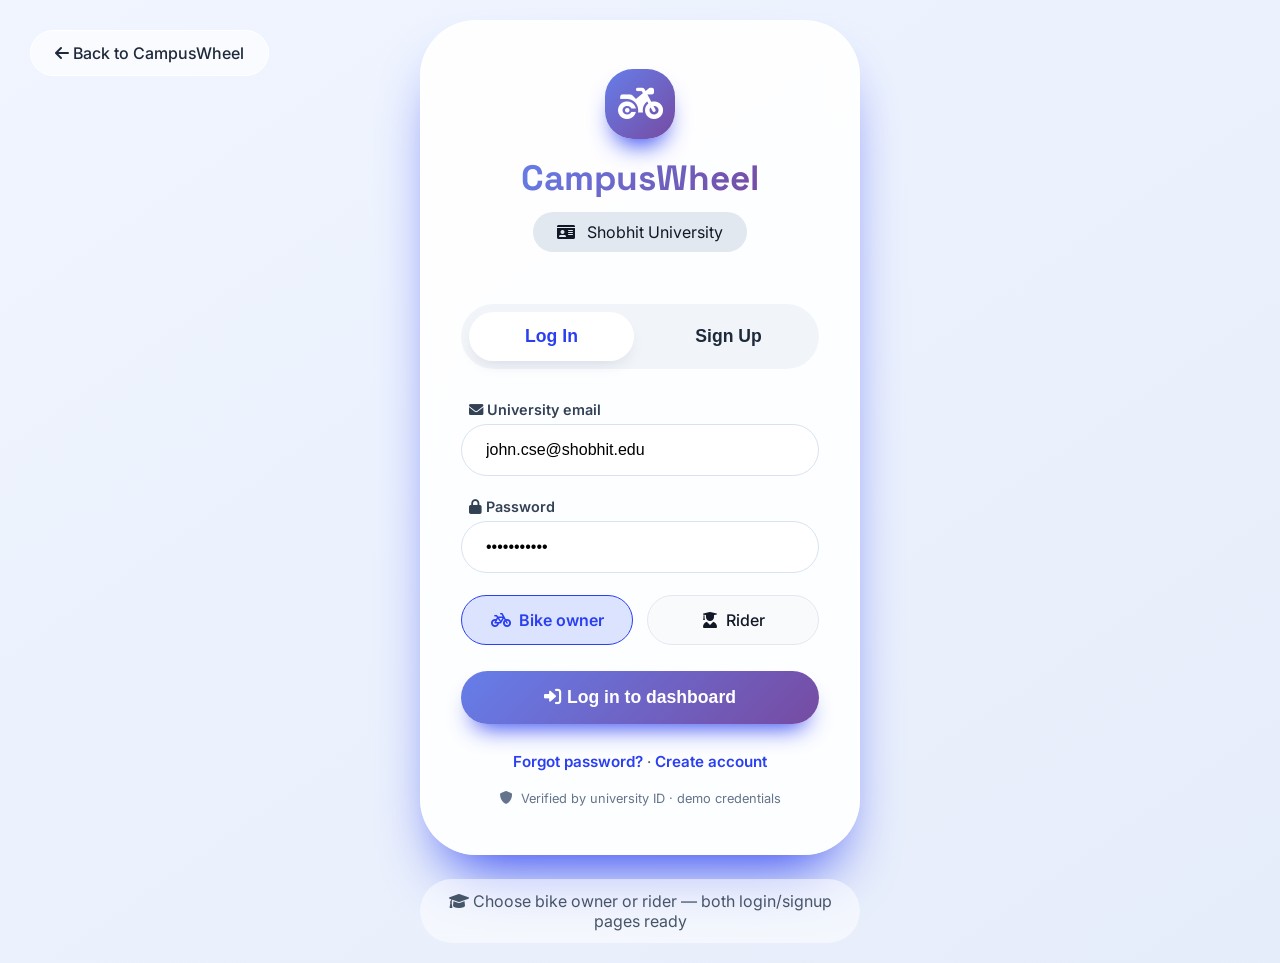
<file: login.html>
<!DOCTYPE html>
<html lang="en">
<head>
    <meta charset="UTF-8">
    <meta name="viewport" content="width=device-width, initial-scale=1.0">
    <title> login & signup pages</title>
    <!-- external resources -->
    <link rel="stylesheet" href="https://cdnjs.cloudflare.com/ajax/libs/font-awesome/6.0.0-beta3/css/all.min.css">
    <link href="https://fonts.googleapis.com/css2?family=Inter:opsz,wght@14..32,400;14..32,500;14..32,600;14..32,700&family=Space+Grotesk:wght@500;600;700&display=swap" rel="stylesheet">
    <style>
        /* === EXTERNAL CSS (styles.css) === */
        * { margin: 0; padding: 0; box-sizing: border-box; }
        body { 
            font-family: 'Inter', sans-serif; 
            background: linear-gradient(145deg, #f0f5ff 0%, #e6edfa 100%);
            min-height: 100vh;
            display: flex;
            align-items: center;
            justify-content: center;
            color: #121826;
        }
        :root { 
            --primary: #2a3ff2; 
            --primary-light: #dce3ff; 
            --secondary: #10b981; 
            --accent: #8b5cf6; 
            --gradient-1: linear-gradient(135deg, #667eea 0%, #764ba2 100%); 
            --gradient-2: linear-gradient(145deg, #ff7e5f, #feb47b); 
            --gradient-3: linear-gradient(145deg, #56ccf2, #2f80ed); 
            --card-white: rgba(255,255,255,0.9); 
            --backdrop-blur: blur(16px); 
            --shadow-color: rgba(0,30,80,0.15); 
        }
        .auth-container {
            width: 100%;
            max-width: 480px;
            padding: 20px;
        }
        /* glassmorphic card */
        .auth-card {
            background: var(--card-white);
            backdrop-filter: var(--backdrop-blur);
            border-radius: 56px;
            padding: 48px 40px;
            box-shadow: 0 35px 60px -25px var(--primary);
            border: 1px solid rgba(255,255,255,0.7);
            transition: transform 0.3s ease;
        }
        .auth-card:hover {
            transform: scale(1.01);
        }
        .logo-area {
            display: flex;
            flex-direction: column;
            align-items: center;
            margin-bottom: 32px;
        }
        .logo-icon {
            background: var(--gradient-1);
            color: white;
            width: 70px;
            height: 70px;
            border-radius: 28px;
            display: flex;
            align-items: center;
            justify-content: center;
            font-size: 36px;
            box-shadow: 0 15px 25px -10px var(--primary);
            margin-bottom: 16px;
        }
        .logo-text {
            font-weight: 700;
            font-size: 2.2rem;
            font-family: 'Space Grotesk', sans-serif;
            background: var(--gradient-1);
            -webkit-background-clip: text;
            -webkit-text-fill-color: transparent;
        }
        .auth-tabs {
            display: flex;
            gap: 12px;
            margin-bottom: 32px;
            background: #f1f5f9;
            padding: 8px;
            border-radius: 80px;
        }
        .auth-tab {
            flex: 1;
            text-align: center;
            padding: 14px 10px;
            border-radius: 60px;
            font-weight: 700;
            font-size: 1.1rem;
            cursor: pointer;
            transition: all 0.2s;
            text-decoration: none;
            color: #1e293b;
            border: none;
            background: transparent;
        }
        .auth-tab.active {
            background: white;
            color: var(--primary);
            box-shadow: 0 8px 18px -8px var(--shadow-color);
        }
        .auth-tab.inactive:hover {
            background: rgba(255,255,255,0.5);
        }
        /* form panels */
        .auth-panel {
            display: block;
        }
        .auth-panel.hidden {
            display: none;
        }
        .input-group {
            margin-bottom: 22px;
        }
        .input-group label {
            font-weight: 600;
            font-size: 0.9rem;
            color: #334155;
            display: block;
            margin-bottom: 6px;
            margin-left: 8px;
        }
        .input-field {
            width: 100%;
            padding: 16px 24px;
            border-radius: 60px;
            border: 1px solid #d9e2ef;
            font-size: 1rem;
            background: rgba(255,255,255,0.7);
            transition: 0.2s;
        }
        .input-field:focus {
            outline: none;
            border-color: var(--primary);
            box-shadow: 0 0 0 4px var(--primary-light);
        }
        .role-selector {
            display: flex;
            gap: 14px;
            margin: 20px 0 10px;
        }
        .role-option {
            flex: 1;
            background: #f8fafc;
            border: 1px solid #e2e8f0;
            border-radius: 50px;
            padding: 14px 8px;
            text-align: center;
            font-weight: 500;
            cursor: pointer;
            transition: 0.2s;
            display: flex;
            align-items: center;
            justify-content: center;
            gap: 8px;
        }
        .role-option input[type="radio"] {
            display: none;
        }
        .role-option:has(input:checked) {
            background: var(--primary-light);
            border-color: var(--primary);
            color: var(--primary);
            font-weight: 600;
        }
        .btn-block {
            width: 100%;
            padding: 16px;
            border-radius: 60px;
            font-weight: 700;
            font-size: 1.1rem;
            border: none;
            cursor: pointer;
            transition: 0.2s;
            margin-top: 16px;
        }
        .btn-primary {
            background: var(--gradient-1);
            color: white;
            box-shadow: 0 15px 25px -12px var(--primary);
        }
        .btn-primary:hover {
            transform: translateY(-3px);
            box-shadow: 0 22px 30px -12px var(--primary);
        }
        .footer-links {
            text-align: center;
            margin-top: 28px;
            font-size: 0.95rem;
            color: #475569;
        }
        .footer-links a {
            color: var(--primary);
            text-decoration: none;
            font-weight: 600;
        }
        .small-note {
            font-size: 0.8rem;
            color: #64748b;
            text-align: center;
            margin-top: 20px;
            display: flex;
            align-items: center;
            justify-content: center;
            gap: 8px;
        }
        .university-badge {
            background: #e2e8f0;
            border-radius: 40px;
            padding: 10px 24px;
            display: inline-flex;
            align-items: center;
            gap: 12px;
            margin-bottom: 20px;
        }
        /* back to home link */
        .back-home {
            position: absolute;
            top: 30px;
            left: 30px;
            background: rgba(255,255,255,0.6);
            backdrop-filter: blur(8px);
            padding: 12px 24px;
            border-radius: 60px;
            text-decoration: none;
            color: #1e293b;
            font-weight: 500;
            border: 1px solid white;
            transition: 0.2s;
        }
        .back-home:hover {
            background: white;
        }
        @media (max-width: 500px) {
            .auth-card { padding: 32px 20px; }
            .role-selector { flex-direction: column; }
        }
    </style>
</head>
<body>
    <!-- simple back to home (for context) -->
    <a href="Find.html" class="back-home"   ><i class="fas fa-arrow-left"></i> Back to CampusWheel</a>

    <div class="auth-container">
        <!-- main auth card: contains both login & signup panels as separate pages (visually) but we toggle via JS to simulate two pages in one – exactly like login page + signup page combined with navigation -->
        <div class="auth-card">
            <div class="logo-area">
                <div class="logo-icon"><i class="fas fa-motorcycle"></i></div>
                <span class="logo-text">CampusWheel</span>
                <div class="university-badge" style="margin-top: 12px;">
                    <i class="fas fa-id-card"></i> Shobhit University
                </div>
            </div>

            <!-- Tab switcher between Login and Signup pages -->
            <div class="auth-tabs">
                <button class="auth-tab active" id="loginTabBtn">Log In</button>
                <button class="auth-tab inactive" id="signupTabBtn">Sign Up</button>
            </div>

            <!-- LOGIN PAGE (panel) -->
            <div class="auth-panel" id="loginPanel">
                <form onsubmit="event.preventDefault(); alert('Login demo — welcome!');">
                    <div class="input-group">
                        <label><i class="fas fa-envelope"></i> University email</label>
                        <input type="email" class="input-field" placeholder="student@shobhituniversity.ac.in" value="john.cse@shobhit.edu" required>
                    </div>
                    <div class="input-group">
                        <label><i class="fas fa-lock"></i> Password</label>
                        <input type="password" class="input-field" placeholder="••••••••" value="password123" required>
                    </div>
                    
                    <!-- choose role: bike owner or rider (login context) -->
                    <div class="role-selector">
                        <label class="role-option">
                            <input type="radio" name="loginRole" value="owner" checked> <i class="fas fa-bicycle"></i> Bike owner
                        </label>
                        <label class="role-option">
                            <input type="radio" name="loginRole" value="rider"> <i class="fas fa-user-graduate"></i> Rider
                        </label>
                    </div>

                    <button type="submit" class="btn-block btn-primary"><i class="fas fa-sign-in-alt"></i> Log in to dashboard</button>

                    <div class="footer-links">
                        <a href="#" id="forgotPasswordLink">Forgot password?</a> · 
                        <a href="#" id="switchToSignupFromLogin">Create account</a>
                    </div>
                    <div class="small-note">
                        <i class="fas fa-shield-alt"></i> Verified by university ID · demo credentials
                    </div>
                </form>
            </div>

            <!-- SIGNUP PAGE (panel) initially hidden -->
            <div class="auth-panel hidden" id="signupPanel">
                <form onsubmit="event.preventDefault(); alert('Signup demo — account created!');">
                    <div class="input-group">
                        <label><i class="fas fa-user"></i> Full name</label>
                        <input type="text" class="input-field" placeholder="e.g. Priya Sharma" value="Priya Sharma" required>
                    </div>
                    <div class="input-group">
                        <label><i class="fas fa-envelope"></i> University email</label>
                        <input type="email" class="input-field" placeholder="priya@shobhituniversity.ac.in" value="priya.cse@shobhit.edu" required>
                    </div>
                    <div class="input-group">
                        <label><i class="fas fa-lock"></i> Password</label>
                        <input type="password" class="input-field" placeholder="Min. 8 characters" value="newpass123" required>
                    </div>
                    <div class="input-group">
                        <label><i class="fas fa-id-card"></i> Student ID (optional)</label>
                        <input type="text" class="input-field" placeholder="e.g. 2024CS101">
                    </div>

                    <!-- signup role: bike owner / rider -->
                    <div class="role-selector">
                        <label class="role-option">
                            <input type="radio" name="signupRole" value="owner" checked> <i class="fas fa-bicycle"></i> I have a two-wheeler
                        </label>
                        <label class="role-option">
                            <input type="radio" name="signupRole" value="rider"> <i class="fas fa-user-graduate"></i> I need rides
                        </label>
                    </div>

                    <button type="submit" class="btn-block btn-primary"><i class="fas fa-user-plus"></i> Create account (demo)</button>

                    <div class="footer-links">
                        Already have an account? <a href="#" id="switchToLoginFromSignup">Log in</a>
                    </div>
                    <div class="small-note">
                        <i class="fas fa-check-circle" style="color: #10b981;"></i> By signing up you agree to campus guidelines
                    </div>
                </form>
            </div>
        </div>
        <!-- additional note for demo -->
        <p style="text-align: center; margin-top: 24px; color: #475569; background: rgba(255,255,255,0.5); padding: 12px; border-radius: 60px; backdrop-filter: blur(4px);">
            <i class="fas fa-graduation-cap"></i> Choose bike owner or rider — both login/signup pages ready
        </p>
    </div>

    <!-- external javascript (script.js) -->
    <script>
        (function() {
            // ----- toggle between LOGIN page and SIGNUP page (simulating separate pages) -----
            const loginTab = document.getElementById('loginTabBtn');
            const signupTab = document.getElementById('signupTabBtn');
            const loginPanel = document.getElementById('loginPanel');
            const signupPanel = document.getElementById('signupPanel');

            // Switch to login page
            function showLoginPage() {
                loginPanel.classList.remove('hidden');
                signupPanel.classList.add('hidden');
                loginTab.classList.add('active');
                loginTab.classList.remove('inactive');
                signupTab.classList.remove('active');
                signupTab.classList.add('inactive');
                // update URL hash to reflect page (optional)
                window.location.hash = '#login';
            }

            // Switch to signup page
            function showSignupPage() {
                signupPanel.classList.remove('hidden');
                loginPanel.classList.add('hidden');
                signupTab.classList.add('active');
                signupTab.classList.remove('inactive');
                loginTab.classList.remove('active');
                loginTab.classList.add('inactive');
                window.location.hash = '#signup';
            }

            // Event listeners for tabs
            loginTab.addEventListener('click', (e) => {
                e.preventDefault();
                showLoginPage();
            });

            signupTab.addEventListener('click', (e) => {
                e.preventDefault();
                showSignupPage();
            });

            // "Create account" link inside login panel -> go to signup page
            document.getElementById('switchToSignupFromLogin').addEventListener('click', (e) => {
                e.preventDefault();
                showSignupPage();
            });

            // "Log in" link inside signup panel -> go to login page
            document.getElementById('switchToLoginFromSignup').addEventListener('click', (e) => {
                e.preventDefault();
                showLoginPage();
            });

            // Forgot password demo
            document.getElementById('forgotPasswordLink')?.addEventListener('click', (e) => {
                e.preventDefault();
                alert('📧 Password reset link would be sent to your university email (demo).');
            });

            // handle hash on load (direct deep link)
            if (window.location.hash === '#signup') {
                showSignupPage();
            } else {
                // default to login (already showing, but ensure)
                showLoginPage(); // ensures proper tab state
            }

            // optional: prevent form from actually submitting (already done via onsubmit)
        })();
    </script>
</body>
</html>
</file>
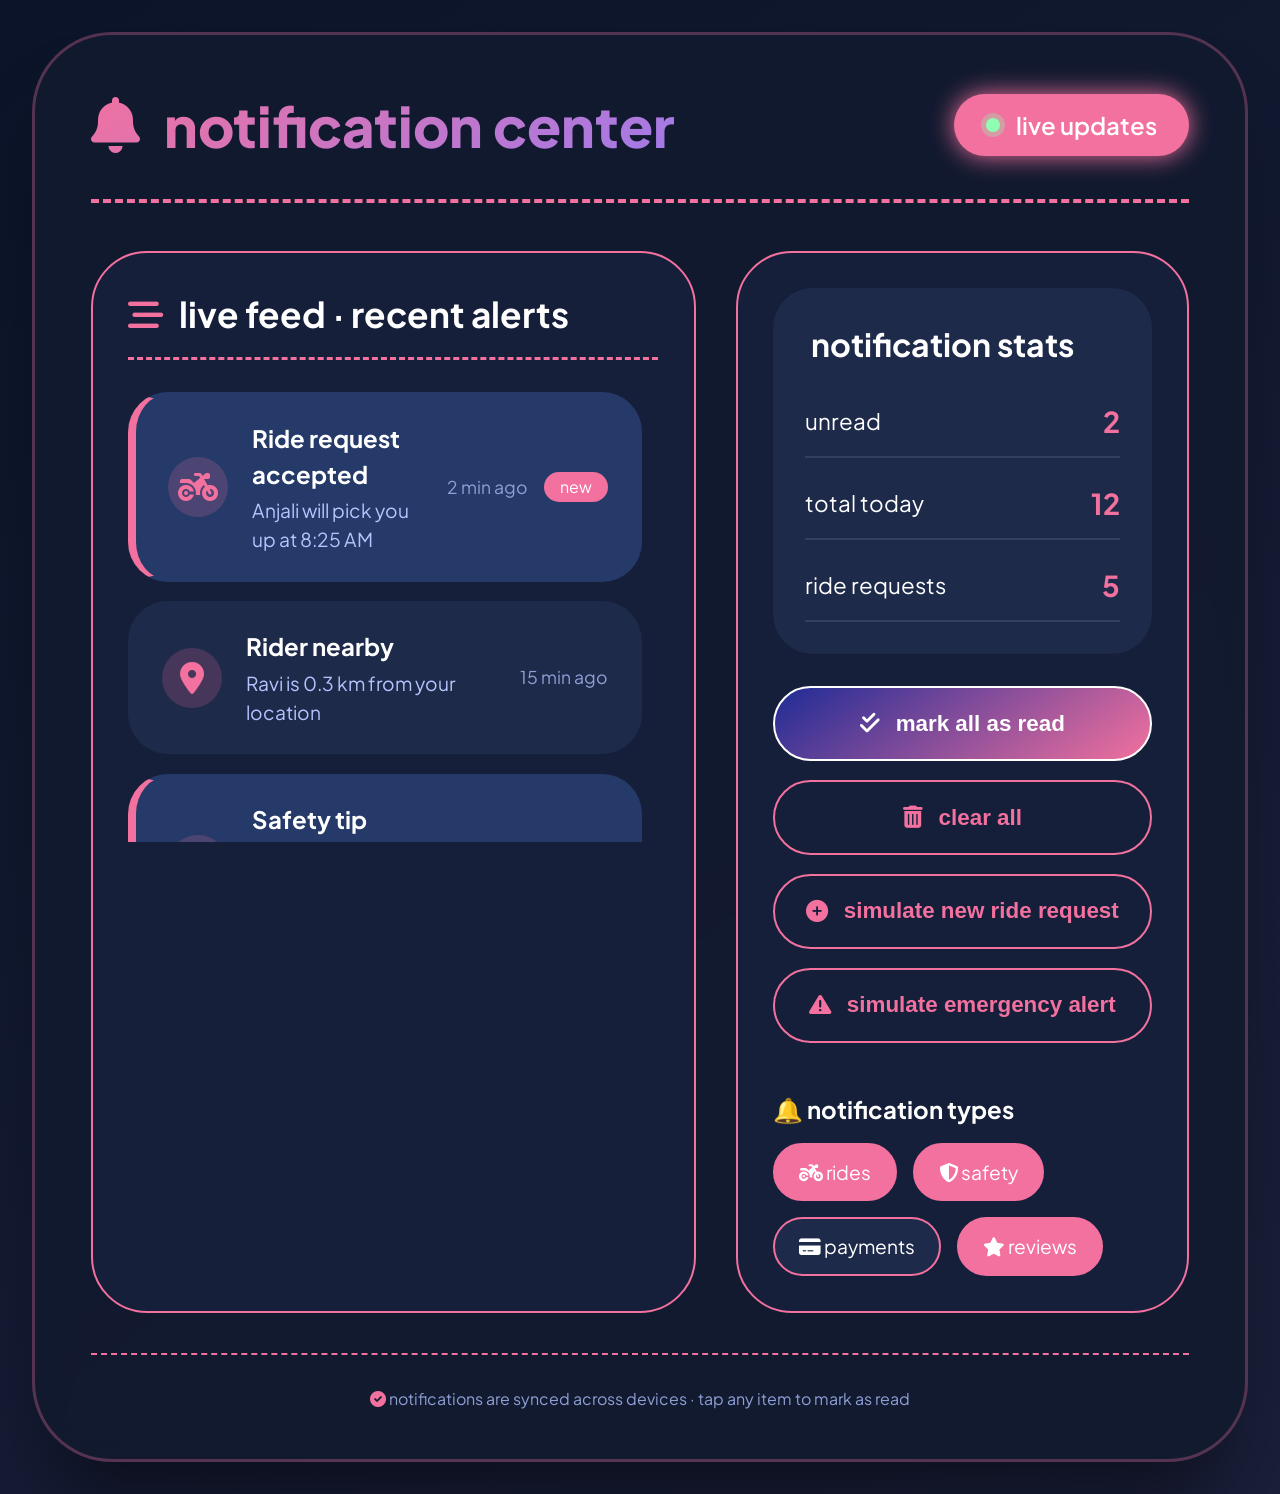
<file: notification.html>
<!DOCTYPE html>
<html lang="en">
<head>
    <meta charset="UTF-8">
    <meta name="viewport" content="width=device-width, initial-scale=1.0">
    <title>CampusWheel · live notification center</title>
    <!-- Font Awesome 6 (free) -->
    <link rel="stylesheet" href="https://cdnjs.cloudflare.com/ajax/libs/font-awesome/6.0.0-beta3/css/all.min.css">
    <!-- Google Fonts: Outfit + Plus Jakarta Sans -->
    <link href="https://fonts.googleapis.com/css2?family=Outfit:wght@400;500;600;700;800&family=Plus+Jakarta+Sans:wght@400;500;600;700;800&display=swap" rel="stylesheet">
    <style>
        * {
            margin: 0;
            padding: 0;
            box-sizing: border-box;
        }

        body {
            background: linear-gradient(145deg, #0b1428, #1a1f3a);
            color: white;
            font-family: 'Plus Jakarta Sans', sans-serif;
            line-height: 1.5;
            min-height: 100vh;
            display: flex;
            align-items: center;
            justify-content: center;
            padding: 2rem;
        }

        /* main notification hub */
        .notification-hub {
            max-width: 1300px;
            width: 100%;
            background: rgba(18, 26, 48, 0.85);
            backdrop-filter: blur(16px);
            border-radius: 5rem;
            padding: 3rem 3.5rem;
            border: 3px solid rgba(242, 113, 158, 0.3);
            box-shadow: 0 60px 80px -30px #00000080;
        }

        /* header */
        .notif-header {
            display: flex;
            align-items: center;
            justify-content: space-between;
            margin-bottom: 3rem;
            flex-wrap: wrap;
            gap: 2rem;
            border-bottom: 4px dashed #F2719E;
            padding-bottom: 2rem;
        }

        .notif-header h1 {
            font-size: 3.5rem;
            font-weight: 800;
            background: linear-gradient(145deg, #F2719E, #9f7aea);
            -webkit-background-clip: text;
            -webkit-text-fill-color: transparent;
            display: flex;
            align-items: center;
            gap: 1.5rem;
        }

        .live-indicator {
            background: #F2719E;
            color: white;
            padding: 0.8rem 2rem;
            border-radius: 4rem;
            font-size: 1.5rem;
            font-weight: 600;
            display: flex;
            align-items: center;
            gap: 1rem;
            box-shadow: 0 0 25px #F2719E;
        }

        .pulse-dot {
            width: 14px;
            height: 14px;
            background: #8effb2;
            border-radius: 50%;
            box-shadow: 0 0 0 5px rgba(142, 255, 178, 0.3);
            animation: pulse 1.8s infinite;
        }

        @keyframes pulse { 0% { opacity: 1; } 50% { opacity: 0.5; } }

        /* main notification grid */
        .notif-grid {
            display: grid;
            grid-template-columns: 1.2fr 0.9fr;
            gap: 2.5rem;
            margin-bottom: 2.5rem;
        }

        /* left panel - live feed */
        .feed-panel {
            background: rgba(25, 35, 65, 0.7);
            backdrop-filter: blur(4px);
            border-radius: 3.5rem;
            padding: 2.2rem;
            border: 2px solid #F2719E;
        }

        .panel-title {
            font-size: 2.2rem;
            font-weight: 700;
            display: flex;
            align-items: center;
            gap: 1rem;
            margin-bottom: 2rem;
            border-bottom: 3px dashed #F2719E;
            padding-bottom: 1rem;
        }

        .notification-feed {
            display: flex;
            flex-direction: column;
            gap: 1.2rem;
            max-height: 450px;
            overflow-y: auto;
            padding-right: 1rem;
        }

        .notification-feed::-webkit-scrollbar {
            width: 8px;
        }
        .notification-feed::-webkit-scrollbar-thumb {
            background: #F2719E;
            border-radius: 10px;
        }

        .notif-item {
            background: #1e2a4a;
            border-radius: 2.5rem;
            padding: 1.6rem 2rem;
            display: flex;
            align-items: center;
            gap: 1.5rem;
            border: 2px solid transparent;
            transition: all 0.25s ease;
            cursor: pointer;
            position: relative;
            animation: slideIn 0.3s ease;
        }

        @keyframes slideIn {
            from { opacity: 0; transform: translateX(-20px); }
            to { opacity: 1; transform: translateX(0); }
        }

        .notif-item:hover {
            border-color: #F2719E;
            background: #253458;
            transform: translateX(8px);
        }

        .notif-item.unread {
            border-left: 8px solid #F2719E;
            background: #253a68;
        }

        .notif-icon {
            background: #F2719E30;
            width: 60px;
            height: 60px;
            border-radius: 30px;
            display: flex;
            align-items: center;
            justify-content: center;
            font-size: 2rem;
            color: #F2719E;
        }

        .notif-content {
            flex: 1;
        }

        .notif-content h4 {
            font-size: 1.5rem;
            margin-bottom: 0.3rem;
        }

        .notif-content p {
            font-size: 1.2rem;
            color: #b5c4ff;
        }

        .notif-time {
            font-size: 1.1rem;
            color: #8f9fd5;
            display: flex;
            align-items: center;
            gap: 1rem;
        }

        .notif-badge {
            background: #F2719E;
            color: white;
            border-radius: 2rem;
            padding: 0.2rem 1rem;
            font-size: 1rem;
        }

        /* right panel - controls & stats */
        .control-panel {
            background: rgba(25, 35, 65, 0.7);
            backdrop-filter: blur(4px);
            border-radius: 3.5rem;
            padding: 2.2rem;
            border: 2px solid #F2719E;
            display: flex;
            flex-direction: column;
            gap: 2rem;
        }

        .stats-card {
            background: #1e2a4a;
            border-radius: 2.5rem;
            padding: 2rem;
            display: flex;
            flex-direction: column;
            gap: 1.5rem;
        }

        .stat-row {
            display: flex;
            justify-content: space-between;
            align-items: center;
            font-size: 1.4rem;
            border-bottom: 2px solid #33415e;
            padding-bottom: 0.8rem;
        }

        .stat-value {
            font-weight: 700;
            color: #F2719E;
            font-size: 1.8rem;
        }

        .action-buttons {
            display: flex;
            flex-direction: column;
            gap: 1.2rem;
        }

        .notif-btn {
            background: linear-gradient(145deg, #1F2B96, #F2719E);
            border: none;
            color: white;
            font-weight: 600;
            font-size: 1.4rem;
            padding: 1.4rem;
            border-radius: 4rem;
            cursor: pointer;
            transition: 0.2s;
            border: 2px solid white;
            display: flex;
            align-items: center;
            justify-content: center;
            gap: 1rem;
        }

        .notif-btn:hover {
            transform: scale(1.02);
            box-shadow: 0 0 30px #F2719E;
        }

        .notif-btn.secondary {
            background: transparent;
            border: 2px solid #F2719E;
            color: #F2719E;
        }

        .notif-btn.secondary:hover {
            background: #F2719E20;
        }

        /* demo toast container */
        .toast-container {
            position: fixed;
            top: 30px;
            right: 30px;
            z-index: 9999;
            display: flex;
            flex-direction: column;
            gap: 1rem;
            pointer-events: none;
        }

        .toast {
            background: #1e2a4a;
            border-left: 8px solid #F2719E;
            border-radius: 3rem;
            padding: 1.5rem 2.5rem;
            color: white;
            font-size: 1.4rem;
            font-weight: 600;
            box-shadow: 0 20px 40px black;
            display: flex;
            align-items: center;
            gap: 1.5rem;
            animation: toastIn 0.3s ease;
            pointer-events: auto;
            border: 2px solid #F2719E;
        }

        @keyframes toastIn {
            from { transform: translateX(100px); opacity: 0; }
            to { transform: translateX(0); opacity: 1; }
        }

        .toast i {
            color: #F2719E;
            font-size: 2rem;
        }

        /* preferences panel */
        .pref-section {
            display: flex;
            flex-wrap: wrap;
            gap: 1rem;
            margin-top: 1rem;
        }

        .pref-tag {
            background: #1e2a4a;
            padding: 0.8rem 1.5rem;
            border-radius: 3rem;
            font-size: 1.2rem;
            border: 2px solid #F2719E;
            cursor: pointer;
            transition: 0.2s;
        }

        .pref-tag.active {
            background: #F2719E;
            color: white;
        }

        /* responsive */
        @media (max-width: 900px) {
            .notif-grid {
                grid-template-columns: 1fr;
            }
            .notification-hub {
                padding: 2rem;
            }
        }
    </style>
</head>
<body>

<!-- toast container for live notifications -->
<div class="toast-container" id="toastContainer"></div>

<!-- main notification hub -->
<div class="notification-hub">
    <!-- header -->
    <div class="notif-header">
        <h1><i class="fas fa-bell"></i> notification center</h1>
        <div class="live-indicator"><span class="pulse-dot"></span> live updates</div>
    </div>

    <!-- grid -->
    <div class="notif-grid">
        <!-- LEFT: live feed panel -->
        <div class="feed-panel">
            <div class="panel-title">
                <i class="fas fa-stream" style="color:#F2719E;"></i> live feed · recent alerts
            </div>
            <div class="notification-feed" id="notificationFeed">
                <!-- notifications will be injected via JS, but we have static base -->
                <div class="notif-item unread" data-id="1">
                    <div class="notif-icon"><i class="fas fa-motorcycle"></i></div>
                    <div class="notif-content">
                        <h4>Ride request accepted</h4>
                        <p>Anjali will pick you up at 8:25 AM</p>
                    </div>
                    <div class="notif-time">2 min ago <span class="notif-badge">new</span></div>
                </div>
                <div class="notif-item" data-id="2">
                    <div class="notif-icon"><i class="fas fa-location-dot"></i></div>
                    <div class="notif-content">
                        <h4>Rider nearby</h4>
                        <p>Ravi is 0.3 km from your location</p>
                    </div>
                    <div class="notif-time">15 min ago</div>
                </div>
                <div class="notif-item unread" data-id="3">
                    <div class="notif-icon"><i class="fas fa-shield-heart"></i></div>
                    <div class="notif-content">
                        <h4>Safety tip</h4>
                        <p>Share your ride with trusted contacts</p>
                    </div>
                    <div class="notif-time">32 min ago <span class="notif-badge">new</span></div>
                </div>
                <div class="notif-item" data-id="4">
                    <div class="notif-icon"><i class="fas fa-credit-card"></i></div>
                    <div class="notif-content">
                        <h4>Payment successful</h4>
                        <p>₹25 paid for ride #CW1234</p>
                    </div>
                    <div class="notif-time">1 hour ago</div>
                </div>
                <div class="notif-item" data-id="5">
                    <div class="notif-icon"><i class="fas fa-star"></i></div>
                    <div class="notif-content">
                        <h4>New rating received</h4>
                        <p>You got 5 stars from Priya</p>
                    </div>
                    <div class="notif-time">3 hours ago</div>
                </div>
            </div>
        </div>

        <!-- RIGHT: controls and stats -->
        <div class="control-panel">
            <!-- stats summary -->
            <div class="stats-card">
                <h3 style="font-size:2rem; margin-bottom:0.5rem;"><i class="fas fa-chart-simple" style="color:#F2719E;"></i> notification stats</h3>
                <div class="stat-row">
                    <span>unread</span>
                    <span class="stat-value" id="unreadCount">3</span>
                </div>
                <div class="stat-row">
                    <span>total today</span>
                    <span class="stat-value">12</span>
                </div>
                <div class="stat-row">
                    <span>ride requests</span>
                    <span class="stat-value">5</span>
                </div>
            </div>

            <!-- action buttons -->
            <div class="action-buttons">
                <button class="notif-btn" id="markAllRead"><i class="fas fa-check-double"></i> mark all as read</button>
                <button class="notif-btn secondary" id="clearAllBtn"><i class="fas fa-trash-alt"></i> clear all</button>
                <button class="notif-btn secondary" id="simulateRideRequest"><i class="fas fa-plus-circle"></i> simulate new ride request</button>
                <button class="notif-btn secondary" id="simulateEmergency"><i class="fas fa-exclamation-triangle"></i> simulate emergency alert</button>
            </div>

            <!-- notification preferences (demo) -->
            <div style="margin-top: 1rem;">
                <h4 style="font-size:1.5rem; margin-bottom:1rem;">🔔 notification types</h4>
                <div class="pref-section">
                    <span class="pref-tag active"><i class="fas fa-motorcycle"></i> rides</span>
                    <span class="pref-tag active"><i class="fas fa-shield"></i> safety</span>
                    <span class="pref-tag"><i class="fas fa-credit-card"></i> payments</span>
                    <span class="pref-tag active"><i class="fas fa-star"></i> reviews</span>
                </div>
            </div>
        </div>
    </div>

    <!-- footer note -->
    <div style="margin-top: 2.5rem; text-align: center; color: #8f9fd5; border-top: 2px dashed #F2719E; padding-top: 2rem;">
        <i class="fas fa-circle-check" style="color:#F2719E;"></i> notifications are synced across devices · tap any item to mark as read
    </div>
</div>

<script>
    (function() {
        // ========== NOTIFICATION SYSTEM ==========
        const feed = document.getElementById('notificationFeed');
        const unreadSpan = document.getElementById('unreadCount');
        const toastContainer = document.getElementById('toastContainer');

        // helper: update unread counter
        function updateUnreadCount() {
            const unreadItems = document.querySelectorAll('.notif-item.unread');
            unreadSpan.textContent = unreadItems.length;
        }

        // helper: add a new notification to feed (and optionally show toast)
        function addNotification(title, message, type = 'info', showToast = true) {
            const icons = {
                'ride': '<i class="fas fa-motorcycle"></i>',
                'safety': '<i class="fas fa-shield-heart"></i>',
                'payment': '<i class="fas fa-credit-card"></i>',
                'info': '<i class="fas fa-bell"></i>'
            };
            const icon = icons[type] || icons.info;

            const now = new Date();
            const timeStr = now.getMinutes() + ' min ago';

            const notifDiv = document.createElement('div');
            notifDiv.className = 'notif-item unread';
            notifDiv.setAttribute('data-id', 'new-' + Date.now());
            notifDiv.innerHTML = `
                <div class="notif-icon">${icon}</div>
                <div class="notif-content">
                    <h4>${title}</h4>
                    <p>${message}</p>
                </div>
                <div class="notif-time">just now <span class="notif-badge">new</span></div>
            `;

            // add to top of feed
            feed.prepend(notifDiv);
            
            // add click handler to mark as read
            notifDiv.addEventListener('click', function() {
                this.classList.remove('unread');
                updateUnreadCount();
            });

            updateUnreadCount();

            // show toast if needed
            if (showToast) {
                showToastMessage(title, message, icon);
            }
        }

        // toast function
        function showToastMessage(title, message, iconHtml) {
            const toast = document.createElement('div');
            toast.className = 'toast';
            toast.innerHTML = `
                ${iconHtml || '<i class="fas fa-bell"></i>'}
                <div>
                    <strong>${title}</strong><br>
                    <span style="font-size:1.1rem;">${message}</span>
                </div>
            `;
            toastContainer.appendChild(toast);

            // remove after 4 seconds
            setTimeout(() => {
                toast.remove();
            }, 4000);
        }

        // mark all as read
        document.getElementById('markAllRead').addEventListener('click', function() {
            document.querySelectorAll('.notif-item.unread').forEach(item => {
                item.classList.remove('unread');
                // remove badge if exists
                const badge = item.querySelector('.notif-badge');
                if (badge) badge.remove();
            });
            updateUnreadCount();
            showToastMessage('All notifications read', 'marked all as read', '<i class="fas fa-check-circle"></i>');
        });

        // clear all (remove from feed)
        document.getElementById('clearAllBtn').addEventListener('click', function() {
            feed.innerHTML = '';
            updateUnreadCount();
            showToastMessage('Cleared', 'all notifications removed', '<i class="fas fa-trash"></i>');
        });

        // simulate ride request
        document.getElementById('simulateRideRequest').addEventListener('click', function() {
            addNotification(
                '🚲 New ride request',
                'Kunal wants to ride from Saharanpur to University',
                'ride',
                true
            );
        });

        // simulate emergency alert
        document.getElementById('simulateEmergency').addEventListener('click', function() {
            addNotification(
                '🚨 EMERGENCY ALERT',
                'Campus security: rider reported safe',
                'safety',
                true
            );
            // extra strong toast
            showToastMessage('🚨 EMERGENCY', 'campus security notified', '<i class="fas fa-exclamation-triangle"></i>');
        });

        // make existing items clickable to mark as read
        document.querySelectorAll('.notif-item').forEach(item => {
            item.addEventListener('click', function() {
                this.classList.remove('unread');
                // remove badge if present
                const badge = this.querySelector('.notif-badge');
                if (badge) badge.remove();
                updateUnreadCount();
            });
        });

        // simulate periodic notifications (every 20 seconds - demo only)
        let counter = 0;
        setInterval(() => {
            if (counter % 3 === 0) {
                addNotification('📍 rider nearby', 'Meera is 0.2 km from you', 'info', true);
            } else if (counter % 3 === 1) {
                addNotification('⭐ new rating', 'You received 5 stars from Anjali', 'payment', true);
            } else {
                addNotification('✅ ride completed', 'Trip to University finished', 'ride', true);
            }
            counter++;
        }, 20000); // every 20 sec for demo (adjust as needed)

        // pref-tag toggle (demo)
        document.querySelectorAll('.pref-tag').forEach(tag => {
            tag.addEventListener('click', function() {
                this.classList.toggle('active');
            });
        });

        // initial unread count
        updateUnreadCount();
    })();
</script>

</body>
</html>
</file>
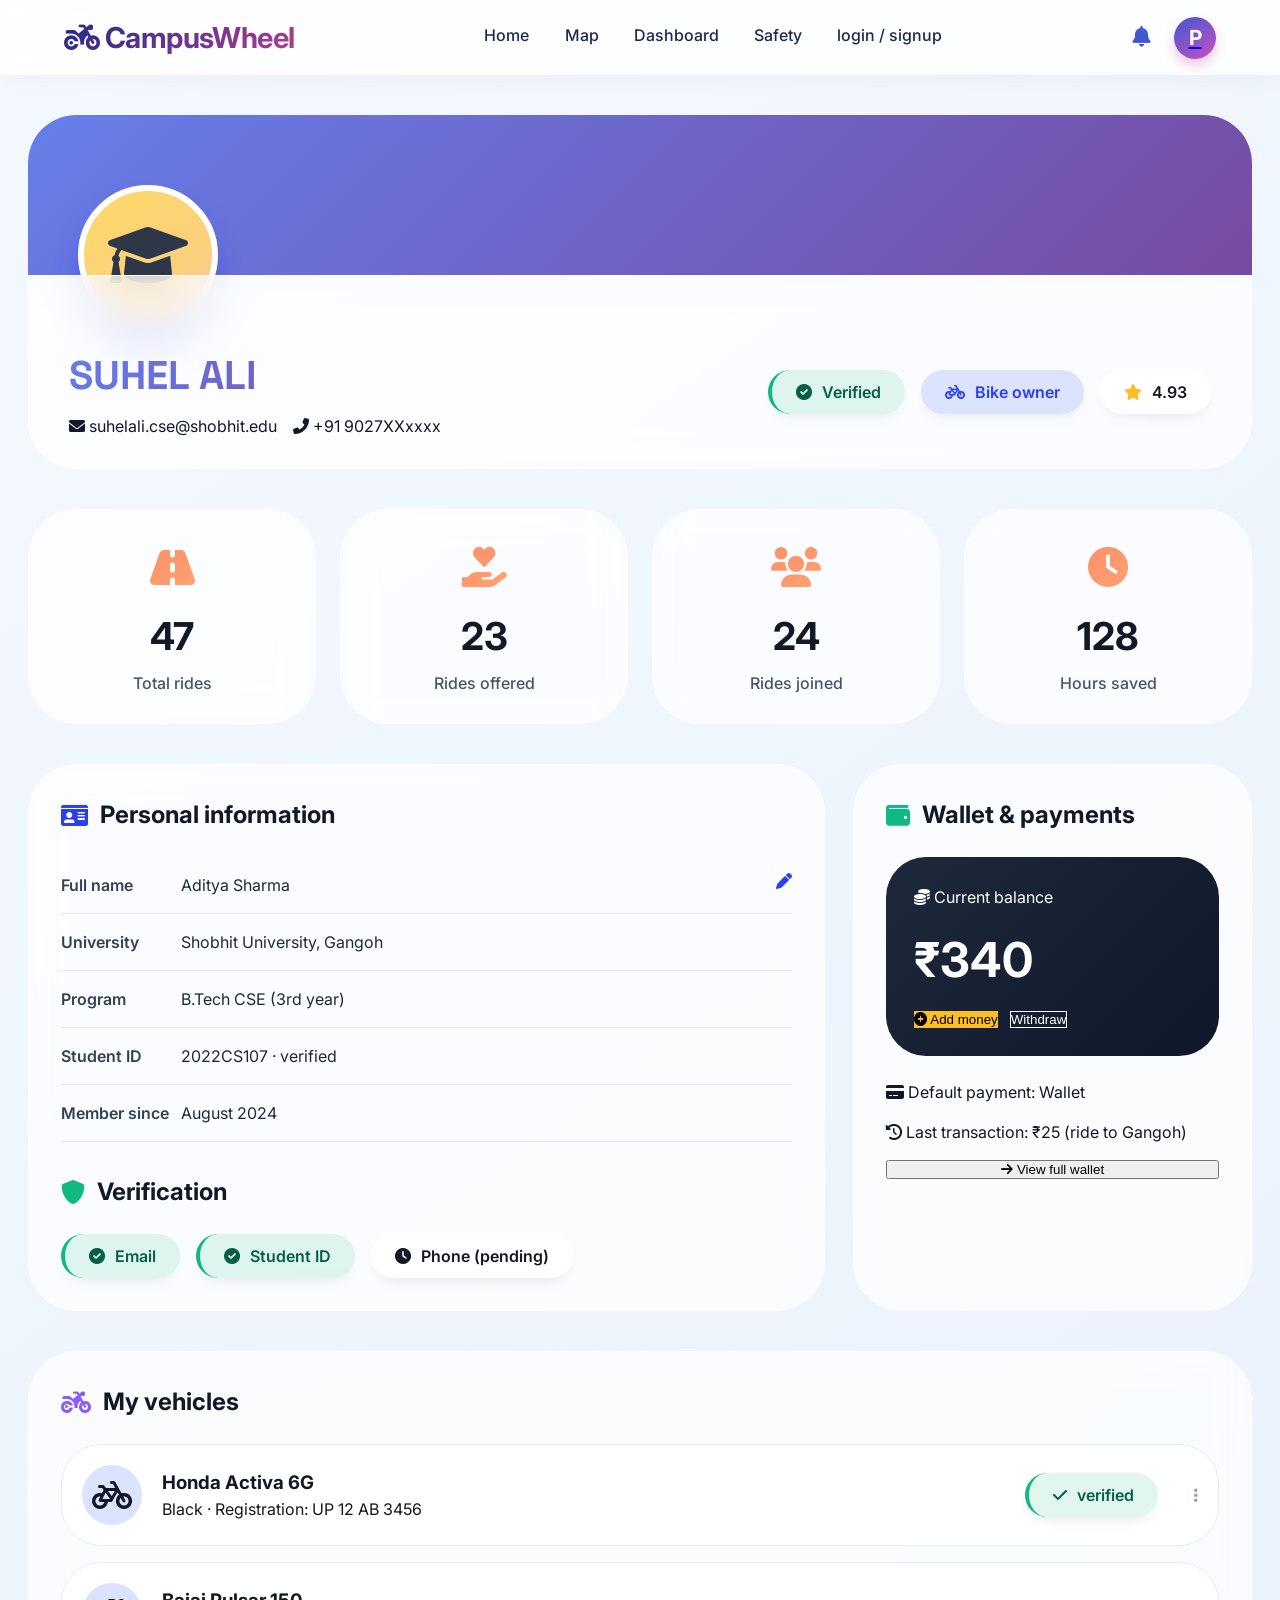
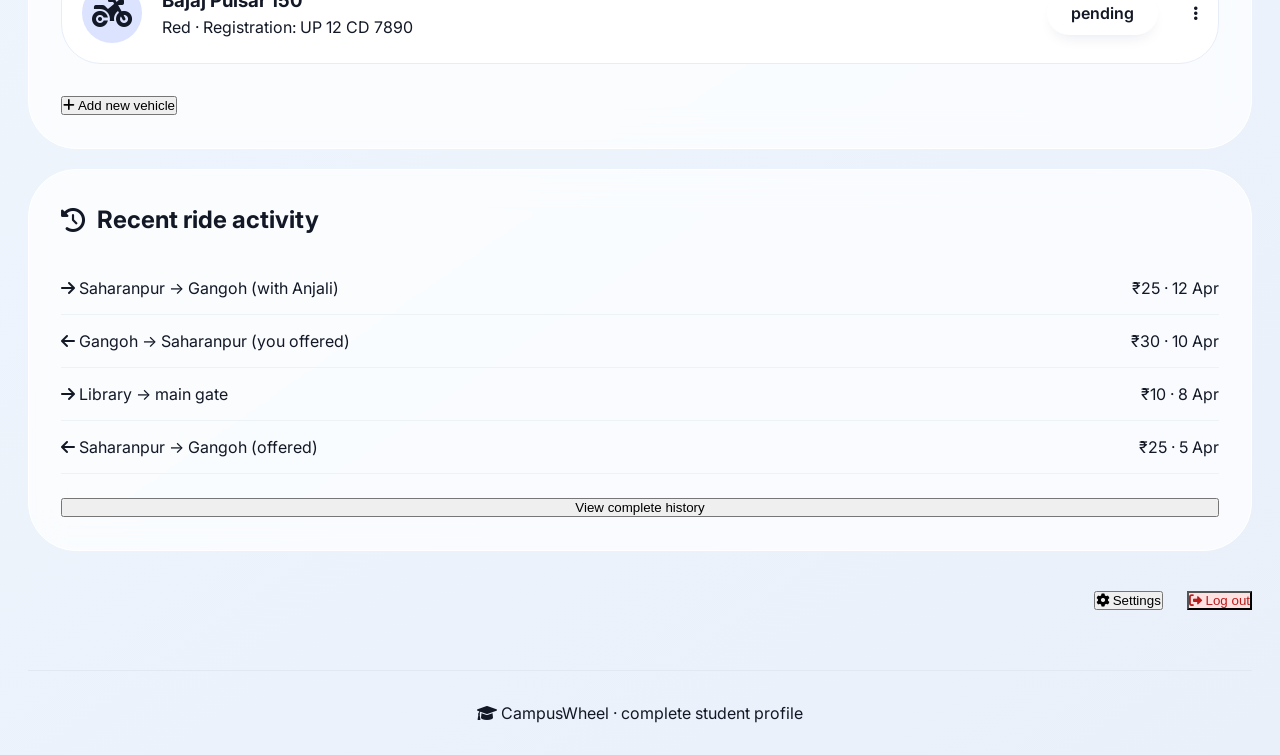
<file: Profile.html>
<!DOCTYPE html>
<html lang="en">

<head>
    <meta charset="UTF-8">
    <meta name="viewport" content="width=device-width, initial-scale=1.0">
    <title> profile</title>
    <!-- external resources -->
    <link rel="stylesheet" href="https://cdnjs.cloudflare.com/ajax/libs/font-awesome/6.0.0-beta3/css/all.min.css">
    <link
        href="https://fonts.googleapis.com/css2?family=Inter:opsz,wght@14..32,400;14..32,500;14..32,600;14..32,700&family=Space+Grotesk:wght@500;600;700&display=swap"
        rel="stylesheet">
    <link rel="stylesheet" href="https://cdn.jsdelivr.net/npm/swiper@11/swiper-bundle.min.css" />
    <style>
        /* === EXTERNAL CSS (styles.css) === */
        * {
            margin: 0;
            padding: 0;
            box-sizing: border-box;
        }

        body {
            font-family: 'Inter', sans-serif;
            background: linear-gradient(145deg, #f4f9ff 0%, #e9f0fa 100%);
            color: #121826;
            line-height: 1.5;
        }

        :root {
            --primary: #2a3ff2;
            --primary-light: #dce3ff;
            --secondary: #10b981;
            --accent: #8b5cf6;
            --gradient-1: linear-gradient(135deg, #667eea 0%, #764ba2 100%);
            --gradient-2: linear-gradient(145deg, #ff7e5f, #feb47b);
            --gradient-3: linear-gradient(145deg, #56ccf2, #2f80ed);
            --card-white: rgba(255, 255, 255, 0.9);
            --backdrop-blur: blur(16px);
            --shadow-color: rgba(0, 30, 80, 0.12);
        }

        .container {
            max-width: 1400px;
            margin: 0 auto;
            padding: 0 28px;
            width: 100%;
        }

        /* responsive navigation */
        .navbar {
            display: flex;
            justify-content: space-between;
            align-items: center;
            padding: 1rem 5%;
            background: rgba(255, 255, 255, 0.85);
            backdrop-filter: blur(10px);
            box-shadow: 0 8px 20px rgba(0, 0, 0, 0.03);
            position: sticky;
            top: 0;
            z-index: 100;
            flex-wrap: wrap;
        }

        .logo {
            font-weight: 700;
            font-size: 1.8rem;
            background: linear-gradient(135deg, #1e2b8b, #b13e8f);
            -webkit-background-clip: text;
            -webkit-text-fill-color: transparent;
            letter-spacing: -0.02em;
        }

        .nav-links {
            display: flex;
            gap: 2.2rem;
            font-weight: 500;
        }

        .nav-links a {
            text-decoration: none;
            color: #1a2b4c;
            font-size: 1rem;
            transition: 0.2s;
            border-bottom: 2px solid transparent;
            padding-bottom: 4px;
        }

        .nav-links a:hover {
            border-bottom-color: #C850C0;
            color: #1f1f4b;
        }

        .nav-right {
            display: flex;
            align-items: center;
            gap: 1.5rem;
        }

        .avatar {
            background: linear-gradient(145deg, #4158D0, #C850C0);
            width: 42px;
            height: 42px;
            border-radius: 40px;
            display: flex;
            align-items: center;
            justify-content: center;
            color: white;
            font-weight: bold;
            font-size: 1.3rem;
            box-shadow: 0 6px 12px rgba(193, 76, 179, 0.3);
        }

        .mobile-menu {
            display: none;
            font-size: 1.8rem;
            color: #4158D0;
        }

        /* responsive */
        @media (max-width: 800px) {
            .nav-links {
                display: none;
            }

            .mobile-menu {
                display: block;
            }
        }

        /* Profile page styles - expanded, modern student profile */
        .profile-page {
            margin: 40px 0 60px;
        }

        .profile-cover {
            background: var(--gradient-1);
            height: 160px;
            border-radius: 48px 48px 0 0;
            position: relative;
        }

        .profile-avatar {
            position: absolute;
            bottom: -50px;
            left: 50px;
            background: white;
            width: 140px;
            height: 140px;
            border-radius: 50%;
            border: 6px solid white;
            box-shadow: 0 20px 30px -10px var(--primary);
            background: linear-gradient(145deg, #ffd966, #f9cb8b);
            display: flex;
            align-items: center;
            justify-content: center;
            font-size: 4rem;
            color: #2d3748;
        }

        .profile-header-info {
            padding: 70px 40px 30px 40px;
            background: rgba(255, 255, 255, 0.7);
            backdrop-filter: var(--backdrop-blur);
            border-radius: 0 0 48px 48px;
            border: 1px solid white;
            display: flex;
            flex-wrap: wrap;
            justify-content: space-between;
            align-items: center;
        }

        .profile-name h1 {
            font-size: 2.5rem;
            font-weight: 700;
            font-family: 'Space Grotesk', sans-serif;
            background: var(--gradient-1);
            -webkit-background-clip: text;
            -webkit-text-fill-color: transparent;
        }

        .profile-badges {
            display: flex;
            gap: 16px;
            flex-wrap: wrap;
        }

        .badge {
            background: white;
            border-radius: 40px;
            padding: 10px 24px;
            font-weight: 600;
            display: flex;
            align-items: center;
            gap: 10px;
            box-shadow: 0 8px 16px -8px var(--shadow-color);
        }

        .badge.verified {
            background: #10b98120;
            color: #065f46;
            border-left: 4px solid #10b981;
        }

        .badge.owner {
            background: var(--primary-light);
            color: var(--primary);
        }

        /* profile stats grid */
        .profile-stats {
            display: grid;
            grid-template-columns: repeat(auto-fit, minmax(200px, 1fr));
            gap: 24px;
            margin: 40px 0;
        }

        .stat-card {
            background: rgba(255, 255, 255, 0.7);
            backdrop-filter: var(--backdrop-blur);
            border-radius: 48px;
            padding: 28px;
            border: 1px solid white;
            text-align: center;
            transition: 0.2s;
        }

        .stat-card:hover {
            transform: translateY(-6px);
            background: white;
        }

        .stat-icon {
            font-size: 2.5rem;
            background: var(--gradient-2);
            -webkit-background-clip: text;
            -webkit-text-fill-color: transparent;
        }

        .stat-number {
            font-size: 2.4rem;
            font-weight: 700;
            margin: 10px 0 5px;
        }

        .stat-label {
            color: #475569;
            font-weight: 500;
        }

        /* profile details grid (two columns) */
        .profile-details-grid {
            display: grid;
            grid-template-columns: 2fr 1fr;
            gap: 28px;
            margin: 40px 0;
        }

        .detail-card {
            background: rgba(255, 255, 255, 0.7);
            backdrop-filter: var(--backdrop-blur);
            border-radius: 48px;
            padding: 32px;
            border: 1px solid white;
        }

        .detail-title {
            font-size: 1.5rem;
            font-weight: 700;
            margin-bottom: 24px;
            display: flex;
            align-items: center;
            gap: 12px;
        }

        .info-row {
            display: flex;
            padding: 16px 0;
            border-bottom: 1px solid #e2e8f0;
        }

        .info-label {
            width: 120px;
            font-weight: 600;
            color: #334155;
        }

        .info-value {
            flex: 1;
            color: #1e293b;
        }

        .edit-btn {
            margin-left: auto;
            color: var(--primary);
            cursor: pointer;
        }

        /* vehicles section */
        .vehicle-item {
            background: white;
            border-radius: 40px;
            padding: 20px;
            margin-bottom: 16px;
            display: flex;
            align-items: center;
            gap: 20px;
            border: 1px solid #e6edf8;
        }

        .vehicle-icon {
            background: var(--primary-light);
            width: 60px;
            height: 60px;
            border-radius: 30px;
            display: flex;
            align-items: center;
            justify-content: center;
            font-size: 2rem;
        }

        /* wallet and payment section inside profile */
        .wallet-card {
            background: linear-gradient(135deg, #1e293b, #0f172a);
            border-radius: 40px;
            padding: 28px;
            color: white;
            margin-bottom: 24px;
        }

        .wallet-balance {
            font-size: 3rem;
            font-weight: 700;
            margin: 15px 0;
        }

        /* ride history inside profile */
        .history-compact-item {
            display: flex;
            justify-content: space-between;
            padding: 14px 0;
            border-bottom: 1px solid #edf2f7;
        }

        @media (max-width: 800px) {
            .profile-details-grid {
                grid-template-columns: 1fr;
            }

            .profile-header-info {
                flex-direction: column;
                align-items: flex-start;
                gap: 20px;
            }

            .profile-avatar {
                left: 20px;
                width: 100px;
                height: 100px;
                font-size: 3rem;
            }
        }
    </style>
</head>

<body>
    <!-- responsive navigation (✔) -->
    <nav class="navbar">
        <div class="logo"><i class="fas fa-motorcycle" style="color: #C850C0;"></i> CampusWheel</div>
        <div class="nav-links">
            <a href="Find.html">Home</a>
            <a
                href="https://www.google.com/maps/embed?pb=!1m18!1m12!1m3!1d110942.21030089123!2d77.50985950410857!3d29.967865428682357!2m3!1f0!2f0!3f0!3m2!1i1024!2i768!4f13.1!3m3!1m2!1s0x390eea6a1b1f9a69%3A0xa73b5d1d0b4bc6c6!2sShobhit%20University%2C%20Gangoh!5e0!3m2!1sen!2sin!4v1712324567890!5m2!1sen!2sin">Map</a>
            <a href="#">Dashboard</a>
            <a href="#">Safety</a>
            <a href="login.html"> login / signup</a>


        </div>
        <div class="nav-right">
            <a href="#"><i class="fas fa-bell" style="color: #4158D0; font-size: 1.3rem;"></i></a>
            <a href="Profile.html">
                <div class="avatar">P</div>
            </a>
            <div class="mobile-menu"><i class="fas fa-bars"></i></div>
        </div>
    </nav>


    <!-- ========== PROFILE PAGE (full featured) ========== -->
    <div class="container profile-page">
        <!-- cover and avatar -->
        <div class="profile-cover">
            <div class="profile-avatar">
                <i class="fas fa-graduation-cap"></i>
            </div>
        </div>
        <div class="profile-header-info">
            <div class="profile-name">
                <h1>SUHEL ALI</h1>
                <p style="display: flex; gap: 16px; margin-top: 8px; flex-wrap: wrap;">
                    <span><i class="fas fa-envelope"></i> suhelali.cse@shobhit.edu</span>
                    <span><i class="fas fa-phone-alt"></i> +91 9027XXxxxx</span>
                </p>
            </div>
            <div class="profile-badges">
                <span class="badge verified"><i class="fas fa-check-circle"></i> Verified</span>
                <span class="badge owner"><i class="fas fa-bicycle"></i> Bike owner</span>
                <span class="badge"><i class="fas fa-star" style="color: #fbbf24;"></i> 4.93</span>
            </div>
        </div>

        <!-- stats cards -->
        <div class="profile-stats">
            <div class="stat-card">
                <div class="stat-icon"><i class="fas fa-road"></i></div>
                <div class="stat-number">47</div>
                <div class="stat-label">Total rides</div>
            </div>
            <div class="stat-card">
                <div class="stat-icon"><i class="fas fa-hand-holding-heart"></i></div>
                <div class="stat-number">23</div>
                <div class="stat-label">Rides offered</div>
            </div>
            <div class="stat-card">
                <div class="stat-icon"><i class="fas fa-users"></i></div>
                <div class="stat-number">24</div>
                <div class="stat-label">Rides joined</div>
            </div>
            <div class="stat-card">
                <div class="stat-icon"><i class="fas fa-clock"></i></div>
                <div class="stat-number">128</div>
                <div class="stat-label">Hours saved</div>
            </div>
        </div>

        <!-- two column details -->
        <div class="profile-details-grid">
            <!-- left column: personal info & verification -->
            <div class="detail-card">
                <div class="detail-title"><i class="fas fa-id-card" style="color: var(--primary);"></i> Personal
                    information</div>
                <div class="info-row">
                    <span class="info-label">Full name</span>
                    <span class="info-value">Aditya Sharma</span>
                    <i class="fas fa-pen edit-btn"></i>
                </div>
                <div class="info-row">
                    <span class="info-label">University</span>
                    <span class="info-value">Shobhit University, Gangoh</span>
                </div>
                <div class="info-row">
                    <span class="info-label">Program</span>
                    <span class="info-value">B.Tech CSE (3rd year)</span>
                </div>
                <div class="info-row">
                    <span class="info-label">Student ID</span>
                    <span class="info-value">2022CS107 · verified</span>
                </div>
                <div class="info-row">
                    <span class="info-label">Member since</span>
                    <span class="info-value">August 2024</span>
                </div>

                <div class="detail-title" style="margin-top: 32px;"><i class="fas fa-shield-alt"
                        style="color: var(--secondary);"></i> Verification</div>
                <div style="display: flex; gap: 16px; flex-wrap: wrap;">
                    <span class="badge verified"><i class="fas fa-check-circle"></i> Email</span>
                    <span class="badge verified"><i class="fas fa-check-circle"></i> Student ID</span>
                    <span class="badge"><i class="fas fa-clock"></i> Phone (pending)</span>
                </div>
            </div>

            <!-- right column: wallet and quick actions -->
            <div class="detail-card">
                <div class="detail-title"><i class="fas fa-wallet" style="color: var(--secondary);"></i> Wallet &
                    payments</div>
                <div class="wallet-card">
                    <i class="fas fa-coins"></i> Current balance
                    <div class="wallet-balance">₹340</div>
                    <div style="display: flex; gap: 12px;">
                        <button class="btn" style="background: #fbbf24; color: black; border: none;"><i
                                class="fas fa-plus-circle"></i> Add money</button>
                        <button class="btn"
                            style="background: transparent; border: 1px solid white; color: white;">Withdraw</button>
                    </div>
                </div>
                <p style="margin: 16px 0;"><i class="fas fa-credit-card"></i> Default payment: Wallet</p>
                <p><i class="fas fa-history"></i> Last transaction: ₹25 (ride to Gangoh)</p>
                <button class="btn btn-primary" style="width: 100%; margin-top: 16px;"><i
                        class="fas fa-arrow-right"></i> View full wallet</button>
            </div>
        </div>

        <!-- vehicles section (for bike owner) -->
        <div class="detail-card" style="margin-top: 20px;">
            <div class="detail-title"><i class="fas fa-motorcycle" style="color: var(--accent);"></i> My vehicles</div>
            <div class="vehicle-item">
                <div class="vehicle-icon"><i class="fas fa-bicycle"></i></div>
                <div style="flex:1;">
                    <h3>Honda Activa 6G</h3>
                    <p>Black · Registration: UP 12 AB 3456</p>
                </div>
                <span class="badge verified"><i class="fas fa-check"></i> verified</span>
                <i class="fas fa-ellipsis-v" style="margin-left: 16px; color: #94a3b8;"></i>
            </div>
            <div class="vehicle-item">
                <div class="vehicle-icon"><i class="fas fa-motorcycle"></i></div>
                <div style="flex:1;">
                    <h3>Bajaj Pulsar 150</h3>
                    <p>Red · Registration: UP 12 CD 7890</p>
                </div>
                <span class="badge">pending</span>
                <i class="fas fa-ellipsis-v" style="margin-left: 16px;"></i>
            </div>
            <button class="btn" style="margin-top: 16px;"><i class="fas fa-plus"></i> Add new vehicle</button>
        </div>

        <!-- recent ride history (compact) inside profile -->
        <div class="detail-card" style="margin-top: 20px;">
            <div class="detail-title"><i class="fas fa-clock-rotate-left"></i> Recent ride activity</div>
            <div class="history-compact-item">
                <span><i class="fas fa-arrow-right"></i> Saharanpur → Gangoh (with Anjali)</span>
                <span>₹25 · 12 Apr</span>
            </div>
            <div class="history-compact-item">
                <span><i class="fas fa-arrow-left"></i> Gangoh → Saharanpur (you offered)</span>
                <span>₹30 · 10 Apr</span>
            </div>
            <div class="history-compact-item">
                <span><i class="fas fa-arrow-right"></i> Library → main gate</span>
                <span>₹10 · 8 Apr</span>
            </div>
            <div class="history-compact-item">
                <span><i class="fas fa-arrow-left"></i> Saharanpur → Gangoh (offered)</span>
                <span>₹25 · 5 Apr</span>
            </div>
            <button class="btn" style="width: 100%; margin-top: 24px;" id="viewFullHistory">View complete
                history</button>
        </div>

        <!-- account settings / logout -->
        <div style="display: flex; gap: 24px; justify-content: flex-end; margin: 40px 0;">
            <button class="btn"><i class="fas fa-cog"></i> Settings</button>
            <button class="btn" style="background: #fee2e2; color: #b91c1c;"><i class="fas fa-sign-out-alt"></i> Log
                out</button>
        </div>
    </div>

    <!-- footer -->
    <div class="container">
        <footer class="footer" style="text-align: center; padding: 30px; border-top: 1px solid #e2e8f0;">
            <p><i class="fas fa-graduation-cap"></i> CampusWheel · complete student profile</p>
        </footer>
    </div>

    <!-- simple modal for demo (not needed but placeholder) -->
    <script>
        (function () {
            // interactive buttons (demo)
            document.querySelectorAll('.edit-btn').forEach(btn => {
                btn.addEventListener('click', () => alert('✏️ Edit information (demo)'));
            });
            document.getElementById('viewFullHistory')?.addEventListener('click', () => alert('📋 Full ride history page (demo)'));
            document.querySelector('.wallet-card .btn')?.addEventListener('click', () => alert('💰 Add money flow (UPI/card)'));
            // nav simulation
            document.getElementById('navProfile')?.addEventListener('click', (e) => e.preventDefault());
            document.getElementById('navHome')?.addEventListener('click', (e) => { e.preventDefault(); alert('Home page'); });
            document.getElementById('navRides')?.addEventListener('click', (e) => { e.preventDefault(); alert('Available rides'); });
            document.getElementById('navOffer')?.addEventListener('click', (e) => { e.preventDefault(); alert('Offer a ride'); });
            document.getElementById('navTrack')?.addEventListener('click', (e) => { e.preventDefault(); alert('Live tracking'); });
            document.getElementById('navHistory')?.addEventListener('click', (e) => { e.preventDefault(); alert('Full history'); });
            document.getElementById('offerRideNav')?.addEventListener('click', (e) => { e.preventDefault(); alert('Offer ride'); });
        })();
    </script>
</body>

</html>
</file>
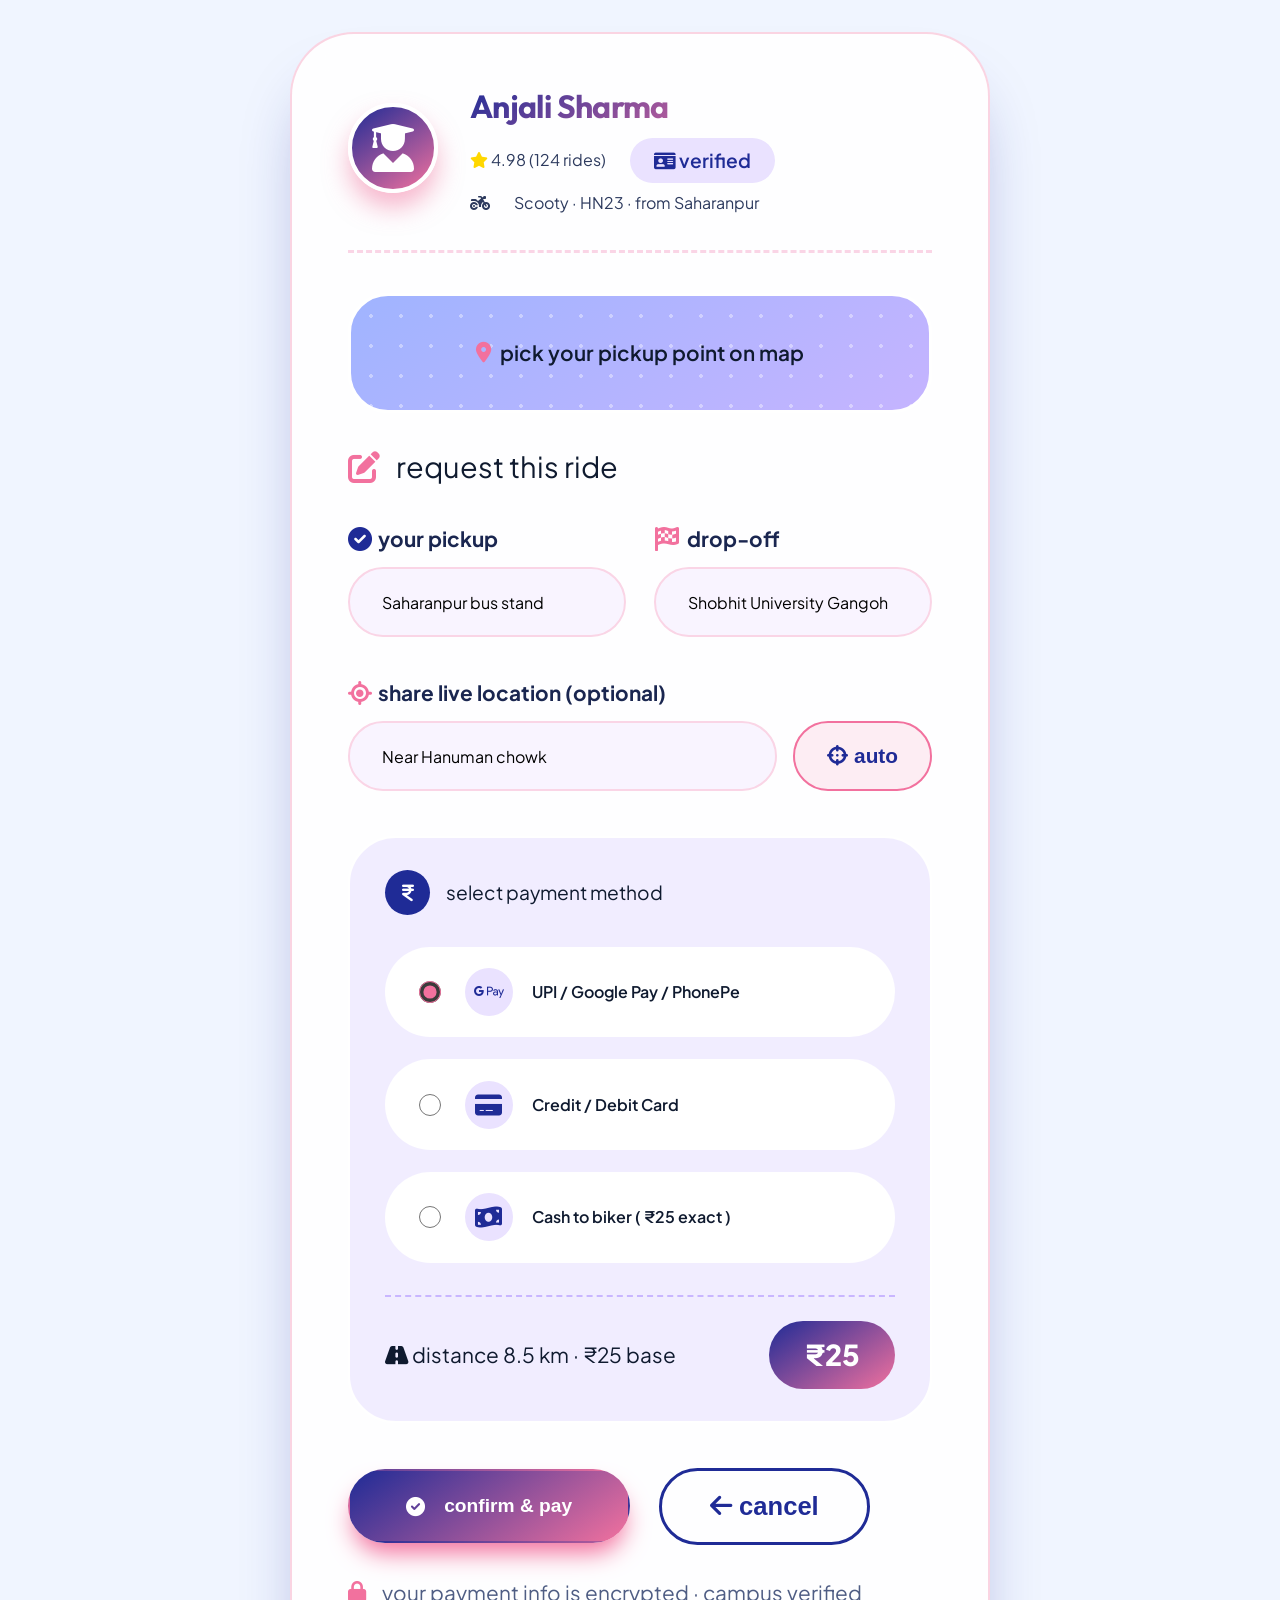
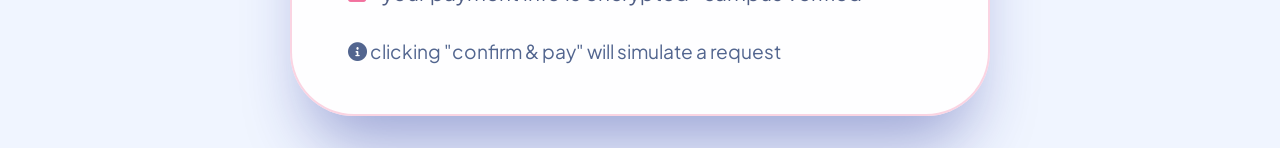
<file: Ride-details.html>
<!DOCTYPE html>
<html lang="en">
<head>
    <meta charset="UTF-8">
    <meta name="viewport" content="width=device-width, initial-scale=1.0">
    <title> request ride form</title>
    <!-- Font Awesome 6 (free) -->
    <link rel="stylesheet" href="https://cdnjs.cloudflare.com/ajax/libs/font-awesome/6.0.0-beta3/css/all.min.css">
    <!-- Google Fonts: Outfit + Plus Jakarta Sans -->
    <link href="https://fonts.googleapis.com/css2?family=Outfit:wght@400;500;600;700;800&family=Plus+Jakarta+Sans:wght@400;500;600;700;800&display=swap" rel="stylesheet">
    <style>
        * {
            margin: 0;
            padding: 0;
            box-sizing: border-box;
        }

        body {
            background: #f0f5ff;
            color: #0f1a2f;
            font-family: 'Plus Jakarta Sans', sans-serif;
            line-height: 1.5;
            padding: 2rem;
            min-height: 100vh;
            display: flex;
            align-items: center;
            justify-content: center;
        }
        a{
            text-decoration: none;
        }

        h1, h2, h3, h4 {
            font-family: 'Outfit', sans-serif;
            font-weight: 700;
            letter-spacing: -0.02em;
        }

        /* main container: the request card */
        .request-card {
            max-width: 700px;
            width: 100%;
            margin: 0 auto;
            background: rgba(255, 255, 255, 0.9);
            backdrop-filter: blur(16px);
            border-radius: 4rem;
            padding: 3rem 3.5rem;
            box-shadow: 0 45px 65px -20px rgba(31, 43, 150, 0.4);
            border: 2px solid rgba(242, 113, 158, 0.3);
            transition: all 0.2s;
        }

        /* header with biker info */
        .biker-summary {
            display: flex;
            align-items: center;
            gap: 2rem;
            padding-bottom: 2.2rem;
            border-bottom: 3px dashed #fad5e6;
            margin-bottom: 2.5rem;
            flex-wrap: wrap;
        }

        .biker-avatar {
            background: linear-gradient(145deg, #1F2B96, #F2719E);
            width: 90px;
            height: 90px;
            border-radius: 50%;
            display: flex;
            align-items: center;
            justify-content: center;
            font-size: 3rem;
            font-weight: 800;
            color: white;
            box-shadow: 0 15px 25px #F2719E80;
            border: 4px solid white;
        }

        .biker-details h3 {
            font-size: 2rem;
            background: linear-gradient(145deg, #1F2B96, #F2719E);
            -webkit-background-clip: text;
            -webkit-text-fill-color: transparent;
        }

        .biker-details p {
            font-size: 1rem;
            color: #2d3a5e;
            display: flex;
            align-items: center;
            gap: 1.5rem;
            flex-wrap: wrap;
            margin-top: 0.5rem;
        }

        .badge {
            background: #eae2ff;
            border-radius: 40px;
            padding: 0.5rem 1.5rem;
            font-weight: 600;
            font-size: 1.2rem;
            color: #1F2B96;
        }

        /* form title */
        .form-title {
            font-size: 1.8rem;
            margin-bottom: 2.2rem;
            display: flex;
            align-items: center;
            gap: 1rem;
        }

        .form-title i {
            color: #F2719E;
            font-size: 2rem;
            font-weight: 600;
        }

        /* two column layout for location */
        .location-row {
            display: grid;
            grid-template-columns: 1fr 1fr;
            gap: 1.8rem;
            margin-bottom: 2.5rem;
        }

        .input-group {
            display: flex;
            flex-direction: column;
            gap: 0.8rem;
        }

        .input-group label {
            font-weight: 700;
            font-size: 1.3rem;
            color: #1a2650;
            display: flex;
            align-items: center;
            gap: 6px;
        }

        .input-group label i {
            color: #F2719E;
            font-size: 1.5rem;
        }

        .input-field {
            background: #f9f4ff;
            border: 2px solid #fad5e6;
            border-radius: 3rem;
            padding: 1.4rem 2rem;
            font-size: 1rem;
            font-family: 'Plus Jakarta Sans', sans-serif;
            transition: 0.2s;
            width: 100%;
        }

        .input-field:focus {
            outline: none;
            border-color: #F2719E;
            box-shadow: 0 0 0 5px rgba(242,113,158,0.2);
            background: white;
        }

        /* Payment section */
        .payment-section {
            background: #f1edff;
            border-radius: 3rem;
            padding: 2rem 2.2rem;
            margin: 2.8rem 0;
            border: 2px solid white;
        }

        .payment-title {
            font-size: 1.2rem;
            display: flex;
            align-items: center;
            gap: 1rem;
            margin-bottom: 2rem;
        }

        .payment-options {
            display: flex;
            flex-direction: column;
            gap: 1.4rem;
        }

        .payment-method {
            display: flex;
            align-items: center;
            gap: 1.5rem;
            background: white;
            padding: 1.2rem 2rem;
            border-radius: 4rem;
            border: 2px solid transparent;
            transition: 0.2s;
            cursor: pointer;
        }

        .payment-method:hover {
            border-color: #F2719E;
            background: #fffaff;
            transform: translateX(6px);
        }

        .payment-method input[type="radio"] {
            width: 24px;
            height: 24px;
            accent-color: #F2719E;
        }

        .payment-method label {
            font-size: 1rem;
            font-weight: 600;
            display: flex;
            align-items: center;
            gap: 1.2rem;
            width: 100%;
            cursor: pointer;
        }

        .method-icon {
            background: #eae2ff;
            width: 48px;
            height: 48px;
            border-radius: 30px;
            display: flex;
            align-items: center;
            justify-content: center;
            font-size: 1.5rem;
            color: #1F2B96;
        }

        .fare-breakdown {
            display: flex;
            justify-content: space-between;
            align-items: center;
            margin-top: 2rem;
            padding-top: 1.5rem;
            border-top: 2px dashed #c9b6ff;
            font-size: 1.3rem;
        }

        .total-fare {
            background: linear-gradient(145deg, #1F2B96, #F2719E);
            color: white;
            padding: 0.8rem 2.2rem;
            border-radius: 4rem;
            font-weight: 800;
            font-size: 1.8rem;
        }

        /* action buttons */
        .action-buttons {
            display: flex;
            flex-wrap: wrap;
            gap: 1.8rem;
            margin-top: 2rem;
            align-items: center;
        }

        .btn-primary {
            background: linear-gradient(145deg, #1F2B96, #F2719E);
            border: none;
            color: white;
            font-weight: 700;
            font-size: 1.2rem;
            padding: 1.5rem 3.5rem;
            border-radius: 5rem;
            cursor: pointer;
            box-shadow: 0 15px 25px -5px #F2719E;
            transition: 0.2s;
            display: inline-flex;
            align-items: center;
            gap: 1.2rem;
            border: 2px solid transparent;
        }

        .btn-primary:hover {
            transform: scale(1.02) translateY(-3px);
            box-shadow: 0 20px 30px -3px #F2719E;
            border-color: white;
        }

        .btn-secondary {
            background: transparent;
            border: 3px solid #1F2B96;
            color: #1F2B96;
            font-weight: 700;
            font-size: 1.6rem;
            padding: 1.3rem 3rem;
            border-radius: 5rem;
            cursor: pointer;
            transition: 0.2s;
        }

        .btn-secondary:hover {
            background: #1F2B96;
            color: white;
        }

        /* extra note */
        .secure-note {
            margin-top: 2rem;
            color: #4f5d84;
            font-size: 1.3rem;
            display: flex;
            align-items: center;
            gap: 1rem;
        }

        /* responsive */
        @media (max-width: 600px) {
            .request-card {
                padding: 2rem 1.8rem;
            }
            .location-row {
                grid-template-columns: 1fr;
                gap: 1.2rem;
            }
            .biker-summary {
                flex-direction: column;
                align-items: flex-start;
            }
            .action-buttons {
                flex-direction: column;
                align-items: stretch;
            }
            .btn-primary, .btn-secondary {
                justify-content: center;
            }
            .payment-method label {
                font-size: 1.3rem;
            }
        }

        /* simple map preview simulation (extra touch) */
        .map-preview {
            background: #d6e0ff;
            border-radius: 2.5rem;
            height: 120px;
            margin-bottom: 2rem;
            display: flex;
            align-items: center;
            justify-content: center;
            background-image: radial-gradient(circle at 20px 20px, #ffffff60 2px, transparent 2px), 
                              linear-gradient(145deg, #a0b4ff, #c5b4ff);
            background-size: 30px 30px, 100%;
            border: 3px solid white;
            color: #0f1a2f;
            font-weight: 600;
            font-size: 1.3rem;
            gap: 0.5rem;
        }
    </style>
</head>
<body>

<!-- REQUEST FORM DIV (responsive, with location & payment) -->
<div class="request-card">
    <!-- biker info (simulated for context) -->
    <div class="biker-summary">
        <div class="biker-avatar"><i class="fas fa-user-graduate"></i></div>
        <div class="biker-details">
            <h3>Anjali Sharma</h3>
            <p><span><i class="fas fa-star" style="color: gold;"></i> 4.98 (124 rides)</span> <span class="badge"><i class="fas fa-id-card"></i> verified</span></p>
            <p><i class="fas fa-motorcycle"></i> Scooty · HN23 · from Saharanpur</p>
        </div>
    </div>

    <!-- mini map preview (just for fun, indicates location pick) -->
    <a href="">
        <div class="map-preview">
        <i class="fas fa-location-dot" style="color:#F2719E;"></i> pick your pickup point on map
    </div></a>

    <!-- form title -->
    <div class="form-title">
        <i class="fas fa-pen-to-square"></i> <span>request this ride</span>
    </div>

    <!-- LOCATION OF STUDENT (pickup & dropoff) -->
    <div class="location-row">
        <div class="input-group">
            <label><i class="fas fa-circle-check" style="color:#1F2B96;"></i> your pickup</label>
            <input class="input-field" type="text" placeholder="e.g. Saharanpur bus stand" value="Saharanpur bus stand">
        </div>
        <div class="input-group">
            <label><i class="fas fa-flag-checkered" style="color:#F2719E;"></i> drop-off</label>
            <input class="input-field" type="text" placeholder="Usually university" value="Shobhit University Gangoh">
        </div>
    </div>

    <!-- additional location detail (optional but shows student exact location) -->
    <div style="margin-bottom: 2rem;">
        <div class="input-group">
            <label><i class="fas fa-location-crosshairs"></i> share live location (optional)</label>
            <div style="display: flex; gap: 1rem; align-items: center;">
                <input class="input-field" type="text" placeholder="Or enter nearest landmark" value="Near Hanuman chowk">
                <button style="background: #F2719E20; border: 2px solid #F2719E; border-radius: 3rem; padding: 1.3rem 2rem; font-size: 1.3rem; font-weight:600; color:#1F2B96; white-space:nowrap;"><i class="fas fa-crosshairs"></i> auto</button>
            </div>
        </div>
    </div>

    <!-- PAYMENT SYSTEM SECTION -->
    <div class="payment-section">
        <div class="payment-title">
            <i class="fas fa-indian-rupee-sign" style="background: #1F2B96; color:white; border-radius: 50%; width: 45px; height: 45px; display: flex; align-items: center; justify-content: center;"></i>
            <span>select payment method</span>
        </div>

        <div class="payment-options">
            <!-- upi option -->
            <div class="payment-method">
                <input type="radio" id="upi" name="payment" value="upi" checked>
                <label for="upi">
                    <span class="method-icon"><i class="fab fa-google-pay"></i></span>
                    <span>UPI / Google Pay / PhonePe</span>
                </label>
            </div>
            <!-- card option -->
            <div class="payment-method">
                <input type="radio" id="card" name="payment" value="card">
                <label for="card">
                    <span class="method-icon"><i class="fas fa-credit-card"></i></span>
                    <span>Credit / Debit Card</span>
                </label>
            </div>
            <!-- cash option -->
            <div class="payment-method">
                <input type="radio" id="cash" name="payment" value="cash">
                <label for="cash">
                    <span class="method-icon"><i class="fas fa-money-bill-wave"></i></span>
                    <span>Cash to biker ( ₹25 exact )</span>
                </label>
            </div>
        </div>

        <!-- fare breakdown (based on distance) -->
        <div class="fare-breakdown">
            <span><i class="fas fa-road"></i> distance 8.5 km · ₹25 base</span>
            <span class="total-fare">₹25</span>
        </div>
    </div>

    <!-- action buttons: confirm request (with payment simulation) -->
    <div class="action-buttons">
        <button class="btn-primary"><i class="fas fa-check-circle"></i> confirm & pay</button>
        <button class="btn-secondary"><i class="fas fa-arrow-left"></i> cancel</button>
    </div>

    <!-- extra secure note -->
    <div class="secure-note">
        <i class="fas fa-lock" style="color: #F2719E;"></i> your payment info is encrypted · campus verified
    </div>

    <!-- small demo hint (interactive) -->
    <p style="margin-top: 1.8rem; font-size: 1.2rem; color:#52658f;"><i class="fas fa-info-circle"></i> clicking "confirm & pay" will simulate a request</p>
</div>

<!-- tiny script to show demo interaction (payment selection and confirm) -->
<script>
    (function() {
        const confirmBtn = document.querySelector('.btn-primary');
        const paymentRadios = document.querySelectorAll('input[name="payment"]');
        const totalFareSpan = document.querySelector('.total-fare');

        // update total based on selection (just demo, but keep ₹25)
        paymentRadios.forEach(radio => {
            radio.addEventListener('change', (e) => {
                if (e.target.value === 'cash') {
                    totalFareSpan.innerText = '₹25 (cash)';
                } else {
                    totalFareSpan.innerText = '₹25';
                }
            });
        });

        // confirm action
        confirmBtn.addEventListener('click', (e) => {
            e.preventDefault();
            const selected = document.querySelector('input[name="payment"]:checked');
            const method = selected ? selected.value : 'upi';
            alert(`✅ request sent to Anjali! payment method: ${method}. you'll be notified when she accepts.`);
        });
    })();
</script>

</body>
</html>
</file>
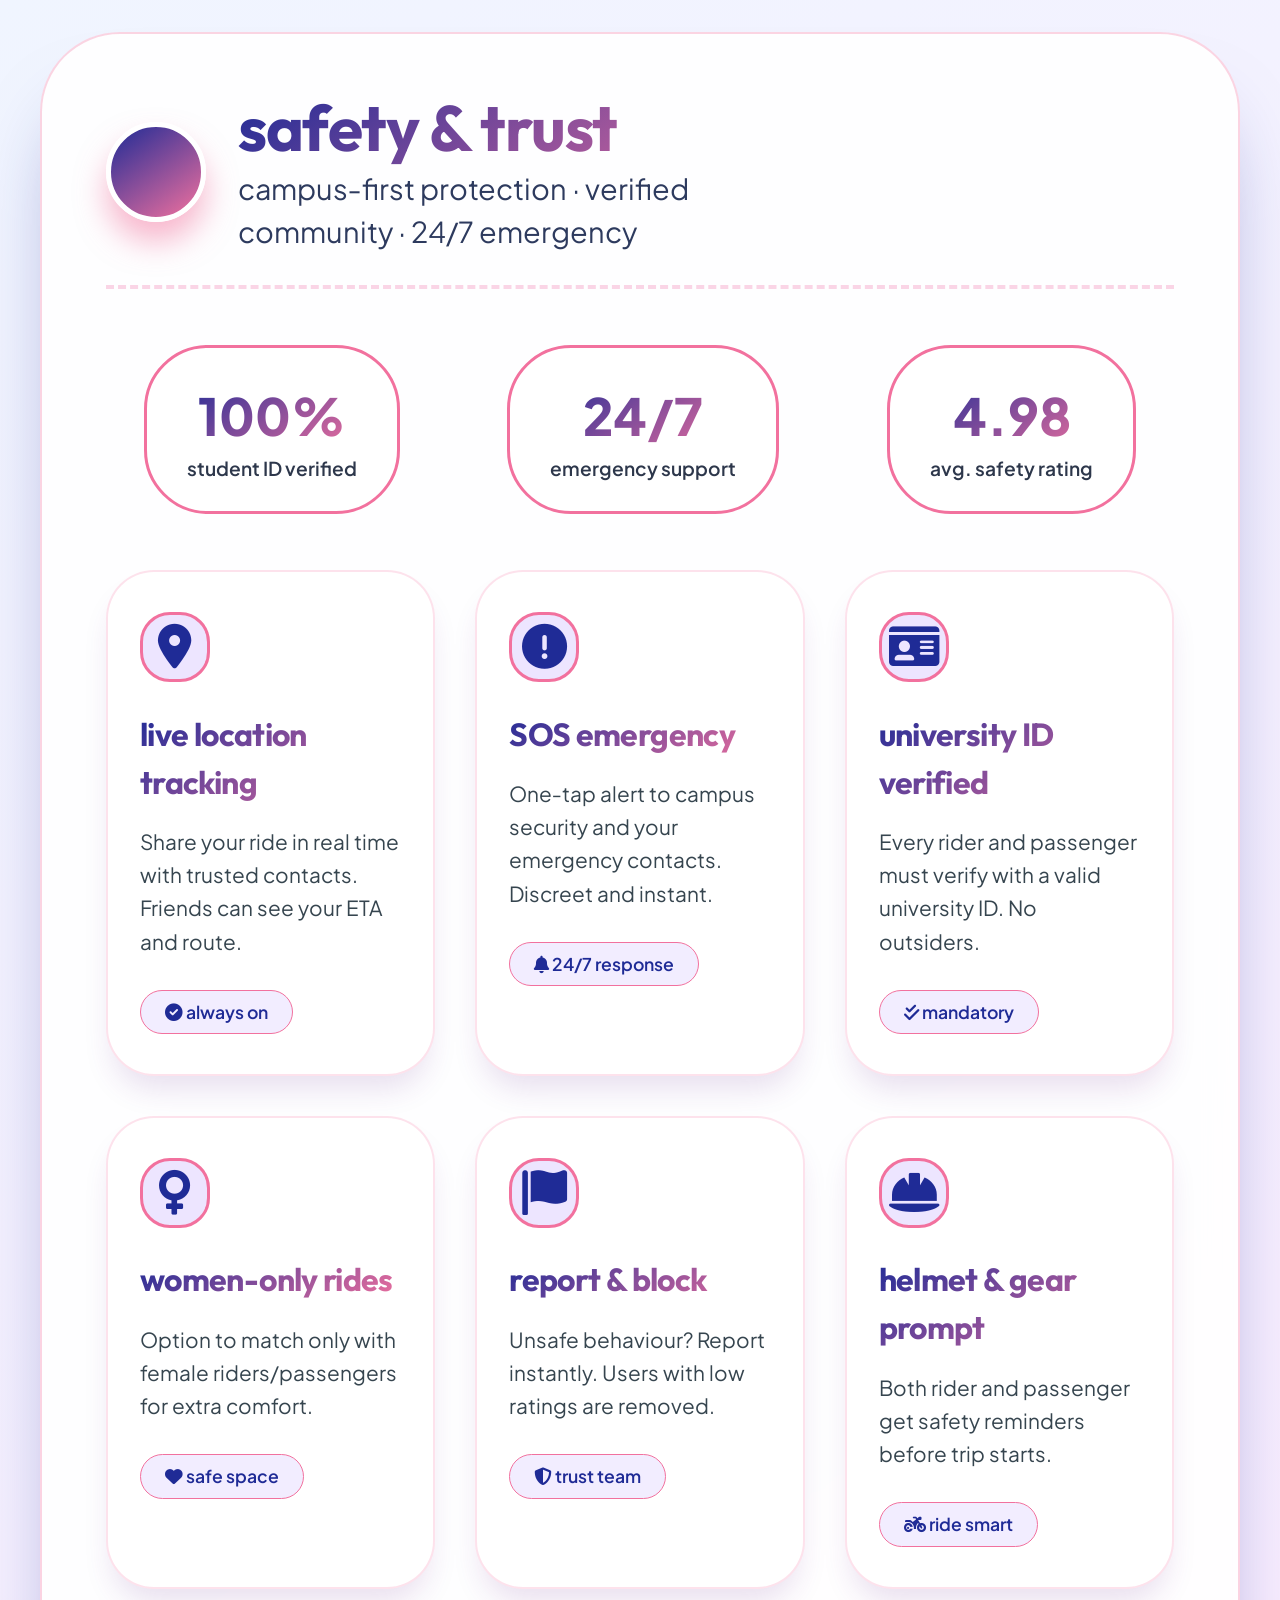
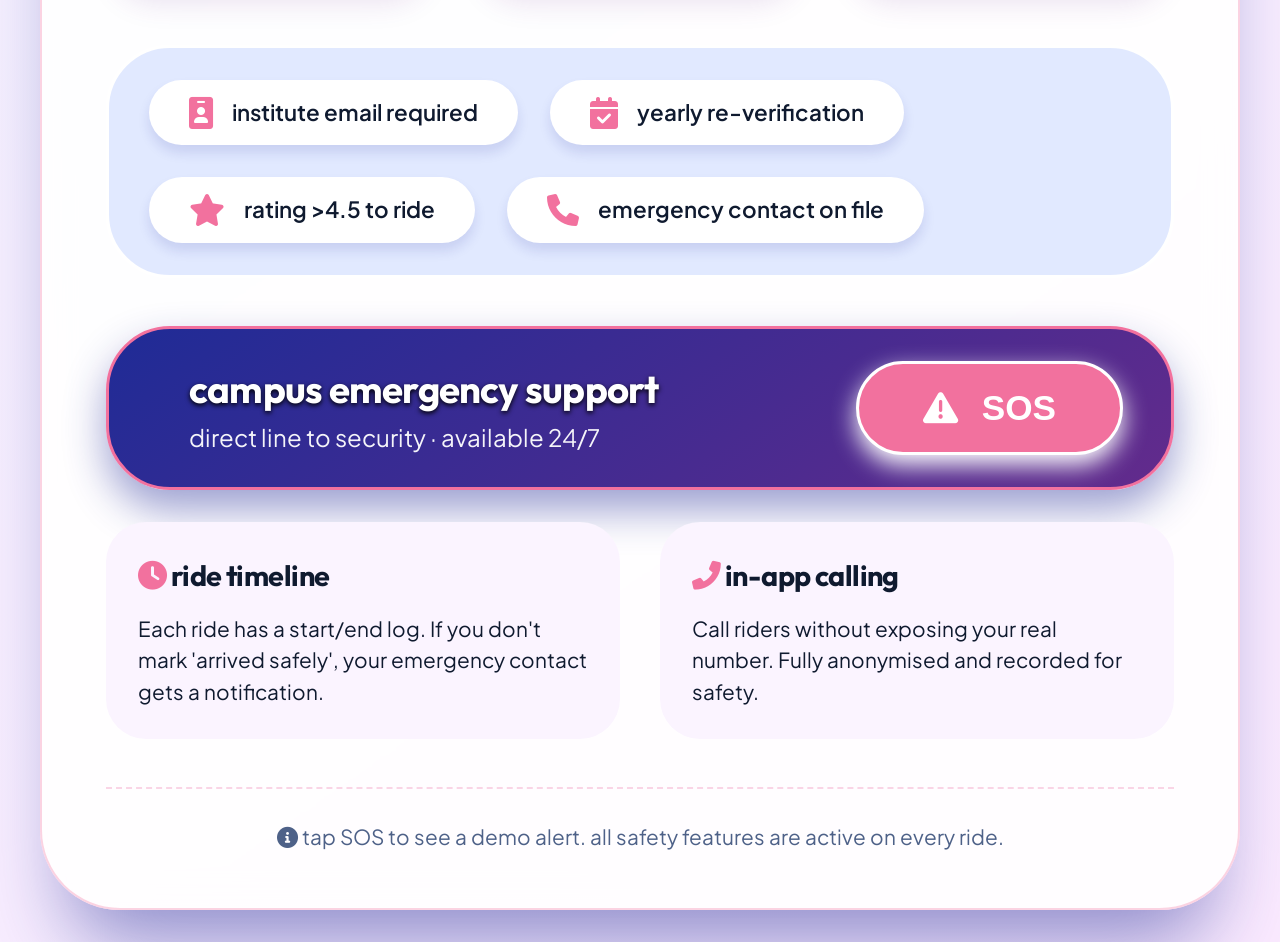
<file: safety.html>
<!DOCTYPE html>
<html lang="en">
<head>
    <meta charset="UTF-8">
    <meta name="viewport" content="width=device-width, initial-scale=1.0">
    <title> safety & trust features</title>
    <!-- Font Awesome 6 (free) -->
    <link rel="stylesheet" href="https://cdnjs.cloudflare.com/ajax/libs/font-awesome/6.0.0-beta3/css/all.min.css">
    <!-- Google Fonts: Outfit + Plus Jakarta Sans for bold look -->
    <link href="https://fonts.googleapis.com/css2?family=Outfit:wght@400;500;600;700;800&family=Plus+Jakarta+Sans:wght@400;500;600;700;800&display=swap" rel="stylesheet">
    <style>
        * {
            margin: 0;
            padding: 0;
            box-sizing: border-box;
        }

        body {
            background: linear-gradient(145deg, #f0f5ff, #fbeaff);
            color: #0f1a2f;
            font-family: 'Plus Jakarta Sans', sans-serif;
            line-height: 1.5;
            padding: 2rem;
            min-height: 100vh;
            display: flex;
            align-items: center;
            justify-content: center;
        }

        h1, h2, h3, h4 {
            font-family: 'Outfit', sans-serif;
            font-weight: 700;
            letter-spacing: -0.02em;
        }

        /* main safety card - big, attractive, gradient */
        .safety-hub {
            max-width: 1200px;
            width: 100%;
            margin: 0 auto;
            background: rgba(255, 255, 255, 0.9);
            backdrop-filter: blur(16px);
            border-radius: 5rem;
            padding: 3.5rem 4rem;
            box-shadow: 0 60px 80px -30px rgba(31, 43, 150, 0.5);
            border: 2px solid rgba(242, 113, 158, 0.3);
            transition: all 0.2s;
        }

        /* header with shield */
        .safety-header {
            display: flex;
            align-items: center;
            gap: 2rem;
            margin-bottom: 3.5rem;
            flex-wrap: wrap;
            border-bottom: 4px dashed #fad5e6;
            padding-bottom: 2rem;
        }

        .safety-icon-big {
            background: linear-gradient(145deg, #1F2B96, #F2719E);
            width: 100px;
            height: 100px;
            border-radius: 50%;
            display: flex;
            align-items: center;
            justify-content: center;
            font-size: 4rem;
            color: white;
            box-shadow: 0 20px 30px #F2719E80;
            border: 5px solid white;
        }

        .safety-header h2 {
            font-size: 4rem;
            background: linear-gradient(145deg, #1F2B96, #F2719E);
            -webkit-background-clip: text;
            -webkit-text-fill-color: transparent;
            line-height: 1.2;
        }

        .safety-header p {
            font-size: 1.8rem;
            color: #2d3a5e;
            max-width: 600px;
        }

        /* feature grid */
        .safety-grid {
            display: grid;
            grid-template-columns: repeat(auto-fit, minmax(280px, 1fr));
            gap: 2.5rem;
            margin: 3.5rem 0;
        }

        .safety-card {
            background: white;
            border-radius: 3rem;
            padding: 2.5rem 2rem;
            box-shadow: 0 20px 30px -8px rgba(99,43,140,0.15);
            transition: all 0.3s ease;
            border: 2px solid rgba(242,113,158,0.2);
            display: flex;
            flex-direction: column;
            gap: 1.2rem;
        }

        .safety-card:hover {
            transform: translateY(-10px) scale(1.02);
            border-color: #F2719E;
            box-shadow: 0 35px 40px -12px #F2719E60;
            background: #fffbfe;
        }

        .card-icon {
            background: #ede5ff;
            width: 70px;
            height: 70px;
            border-radius: 30px;
            display: flex;
            align-items: center;
            justify-content: center;
            font-size: 2.8rem;
            color: #1F2B96;
            border: 3px solid #F2719E;
            margin-bottom: 0.5rem;
        }

        .safety-card h3 {
            font-size: 2rem;
            background: linear-gradient(145deg, #1F2B96, #F2719E);
            -webkit-background-clip: text;
            -webkit-text-fill-color: transparent;
        }

        .safety-card p {
            font-size: 1.3rem;
            color: #36454F;
            line-height: 1.6;
        }

        .feature-tag {
            background: #f2edff;
            align-self: flex-start;
            padding: 0.5rem 1.5rem;
            border-radius: 40px;
            font-weight: 600;
            font-size: 1.1rem;
            color: #1F2B96;
            margin-top: 0.8rem;
            border: 1px solid #F2719E;
        }

        /* emergency bar (prominent) */
        .emergency-bar {
            background: linear-gradient(145deg, #1F2B96, #632B8C);
            border-radius: 4rem;
            padding: 2rem 3rem;
            display: flex;
            flex-wrap: wrap;
            align-items: center;
            justify-content: space-between;
            margin: 3rem 0 2rem;
            box-shadow: 0 20px 40px #1F2B9670;
            border: 3px solid #F2719E;
        }

        .emergency-left {
            display: flex;
            align-items: center;
            gap: 2rem;
            color: white;
        }

        .emergency-left i {
            font-size: 4rem;
            color: #F2719E;
            filter: drop-shadow(0 0 8px #ffb6d9);
        }

        .emergency-left h3 {
            font-size: 2.4rem;
            color: white;
            text-shadow: 0 2px 5px black;
        }

        .emergency-left p {
            font-size: 1.5rem;
            opacity: 0.95;
        }

        .emergency-button {
            background: #F2719E;
            border: none;
            color: white;
            font-weight: 800;
            font-size: 2.2rem;
            padding: 1.5rem 4rem;
            border-radius: 5rem;
            cursor: pointer;
            box-shadow: 0 10px 25px white;
            transition: 0.2s;
            border: 3px solid white;
            display: flex;
            align-items: center;
            gap: 1.5rem;
        }

        .emergency-button:hover {
            transform: scale(1.05);
            background: #ff8ab0;
            box-shadow: 0 15px 35px white;
        }

        /* verification badge row */
        .verification-row {
            display: flex;
            flex-wrap: wrap;
            gap: 2rem;
            background: #e1e9ff;
            border-radius: 4rem;
            padding: 2rem 2.5rem;
            margin: 2.5rem 0;
            align-items: center;
            border: 3px solid white;
        }

        .verif-item {
            display: flex;
            align-items: center;
            gap: 1.2rem;
            font-size: 1.4rem;
            font-weight: 600;
            background: white;
            padding: 1rem 2.5rem;
            border-radius: 4rem;
            box-shadow: 0 8px 12px #1F2B9620;
        }

        .verif-item i {
            color: #F2719E;
            font-size: 2rem;
        }

        /* safety stats */
        .safety-stats {
            display: flex;
            flex-wrap: wrap;
            justify-content: space-around;
            gap: 2rem;
            margin: 3rem 0;
            text-align: center;
        }

        .stat-circle {
            background: white;
            border-radius: 4rem;
            padding: 1.8rem 2.5rem;
            min-width: 160px;
            border: 3px solid #F2719E;
        }

        .stat-circle .number {
            font-size: 3.2rem;
            font-weight: 800;
            background: linear-gradient(145deg, #1F2B96, #F2719E);
            -webkit-background-clip: text;
            -webkit-text-fill-color: transparent;
        }

        .stat-circle .label {
            font-size: 1.2rem;
            font-weight: 600;
            color: #2d374b;
        }

        /* responsive */
        @media (max-width: 700px) {
            .safety-hub {
                padding: 2rem 1.8rem;
            }
            .safety-header h2 {
                font-size: 2.8rem;
            }
            .emergency-bar {
                flex-direction: column;
                gap: 2rem;
                align-items: flex-start;
            }
            .emergency-button {
                width: 100%;
                justify-content: center;
            }
            .verification-row {
                flex-direction: column;
                align-items: stretch;
            }
        }
    </style>
</head>
<body>

<!-- SAFETY FEATURES HUB - main div -->
<div class="safety-hub">
    
    <!-- header with shield -->
    <div class="safety-header">
        <div class="safety-icon-big">
            <i class="fas fa-shield-halved"></i>
        </div>
        <div>
            <h2>safety & trust</h2>
            <p>campus‑first protection · verified community · 24/7 emergency</p>
        </div>
    </div>

    <!-- stats summary (quick trust indicators) -->
    <div class="safety-stats">
        <div class="stat-circle">
            <div class="number">100%</div>
            <div class="label">student ID verified</div>
        </div>
        <div class="stat-circle">
            <div class="number">24/7</div>
            <div class="label">emergency support</div>
        </div>
        <div class="stat-circle">
            <div class="number">4.98</div>
            <div class="label">avg. safety rating</div>
        </div>
    </div>

    <!-- MAIN SAFETY FEATURE GRID (6 core features) -->
    <div class="safety-grid">
        
        <!-- 1. live location sharing -->
        <div class="safety-card">
            <div class="card-icon"><i class="fas fa-location-dot"></i></div>
            <h3>live location tracking</h3>
            <p>Share your ride in real time with trusted contacts. Friends can see your ETA and route.</p>
            <span class="feature-tag"><i class="fas fa-check-circle"></i> always on</span>
        </div>

        <!-- 2. emergency button + sos -->
        <div class="safety-card">
            <div class="card-icon"><i class="fas fa-circle-exclamation"></i></div>
            <h3>SOS emergency</h3>
            <p>One‑tap alert to campus security and your emergency contacts. Discreet and instant.</p>
            <span class="feature-tag"><i class="fas fa-bell"></i> 24/7 response</span>
        </div>

        <!-- 3. rider verification (ID card) -->
        <div class="safety-card">
            <div class="card-icon"><i class="fas fa-id-card"></i></div>
            <h3>university ID verified</h3>
            <p>Every rider and passenger must verify with a valid university ID. No outsiders.</p>
            <span class="feature-tag"><i class="fas fa-check-double"></i> mandatory</span>
        </div>

        <!-- 4. female rider preference / women safety -->
        <div class="safety-card">
            <div class="card-icon"><i class="fas fa-venus"></i></div>
            <h3>women-only rides</h3>
            <p>Option to match only with female riders/passengers for extra comfort.</p>
            <span class="feature-tag"><i class="fas fa-heart"></i> safe space</span>
        </div>

        <!-- 5. ride reporting & block -->
        <div class="safety-card">
            <div class="card-icon"><i class="fas fa-flag"></i></div>
            <h3>report & block</h3>
            <p>Unsafe behaviour? Report instantly. Users with low ratings are removed.</p>
            <span class="feature-tag"><i class="fas fa-shield"></i> trust team</span>
        </div>

        <!-- 6. helmet reminder / ride safety -->
        <div class="safety-card">
            <div class="card-icon"><i class="fas fa-helmet-safety"></i></div>
            <h3>helmet & gear prompt</h3>
            <p>Both rider and passenger get safety reminders before trip starts.</p>
            <span class="feature-tag"><i class="fas fa-motorcycle"></i> ride smart</span>
        </div>
    </div>

    <!-- verification badges row (extra trust) -->
    <div class="verification-row">
        <div class="verif-item"><i class="fas fa-id-badge"></i> institute email required</div>
        <div class="verif-item"><i class="fas fa-calendar-check"></i> yearly re‑verification</div>
        <div class="verif-item"><i class="fas fa-star"></i> rating >4.5 to ride</div>
        <div class="verif-item"><i class="fas fa-phone"></i> emergency contact on file</div>
    </div>

    <!-- EMERGENCY BAR (very prominent) -->
    <div class="emergency-bar">
        <div class="emergency-left">
            <i class="fas fa-shield-heart"></i>
            <div>
                <h3>campus emergency support</h3>
                <p>direct line to security · available 24/7</p>
            </div>
        </div>
        <button class="emergency-button" id="sosButton">
            <i class="fas fa-triangle-exclamation"></i> SOS
        </button>
    </div>

    <!-- additional safety features: two column description -->
    <div style="display: flex; flex-wrap: wrap; gap: 2.5rem; margin-top: 2rem;">
        <div style="flex: 1; min-width: 200px; background: #fbf4ff; border-radius: 2.5rem; padding: 2rem;">
            <h4 style="font-size:1.8rem; margin-bottom:1rem;"><i class="fas fa-clock" style="color:#F2719E;"></i> ride timeline</h4>
            <p style="font-size:1.3rem;">Each ride has a start/end log. If you don't mark 'arrived safely', your emergency contact gets a notification.</p>
        </div>
        <div style="flex: 1; min-width: 200px; background: #fbf4ff; border-radius: 2.5rem; padding: 2rem;">
            <h4 style="font-size:1.8rem; margin-bottom:1rem;"><i class="fas fa-phone-alt" style="color:#F2719E;"></i> in-app calling</h4>
            <p style="font-size:1.3rem;">Call riders without exposing your real number. Fully anonymised and recorded for safety.</p>
        </div>
    </div>

    <!-- footnote with demo simulation (sos click) -->
    <p style="margin-top: 3rem; font-size: 1.3rem; color: #4e6188; text-align: center; border-top: 2px dashed #fad5e6; padding-top: 2rem;">
        <i class="fas fa-circle-info"></i> tap SOS to see a demo alert. all safety features are active on every ride.
    </p>
</div>

<!-- interactive script for SOS demo -->
<script>
    (function() {
        const sosBtn = document.getElementById('sosButton');
        if (sosBtn) {
            sosBtn.addEventListener('click', function(e) {
                e.preventDefault();
                // simulate emergency alert
                const modal = document.createElement('div');
                modal.style.position = 'fixed';
                modal.style.top = '20px';
                modal.style.right = '20px';
                modal.style.background = '#1F2B96';
                modal.style.color = 'white';
                modal.style.padding = '2rem 3rem';
                modal.style.borderRadius = '4rem';
                modal.style.fontSize = '2rem';
                modal.style.fontWeight = 'bold';
                modal.style.boxShadow = '0 0 0 4px #F2719E, 0 20px 40px black';
                modal.style.zIndex = '9999';
                modal.style.border = '4px solid white';
                modal.innerHTML = '<i class="fas fa-bell"></i> EMERGENCY ALERT: campus security notified · help is on the way!';
                document.body.appendChild(modal);
                setTimeout(() => { modal.remove(); }, 4000);
                
                // also change button text briefly
                const originalText = sosBtn.innerHTML;
                sosBtn.innerHTML = '<i class="fas fa-check"></i> alert sent';
                sosBtn.style.background = '#00b8a9';
                setTimeout(() => {
                    sosBtn.innerHTML = originalText;
                    sosBtn.style.background = '#F2719E';
                }, 3000);
            });
        }

        // make all feature cards a bit interactive
        document.querySelectorAll('.safety-card').forEach(card => {
            card.addEventListener('click', () => {
                // just a tiny demo: show feature name
                const title = card.querySelector('h3')?.innerText || 'feature';
                alert(`✨ ${title}: active & protecting you.`);
            });
        });
    })();
</script>

</body>
</html>
</file>
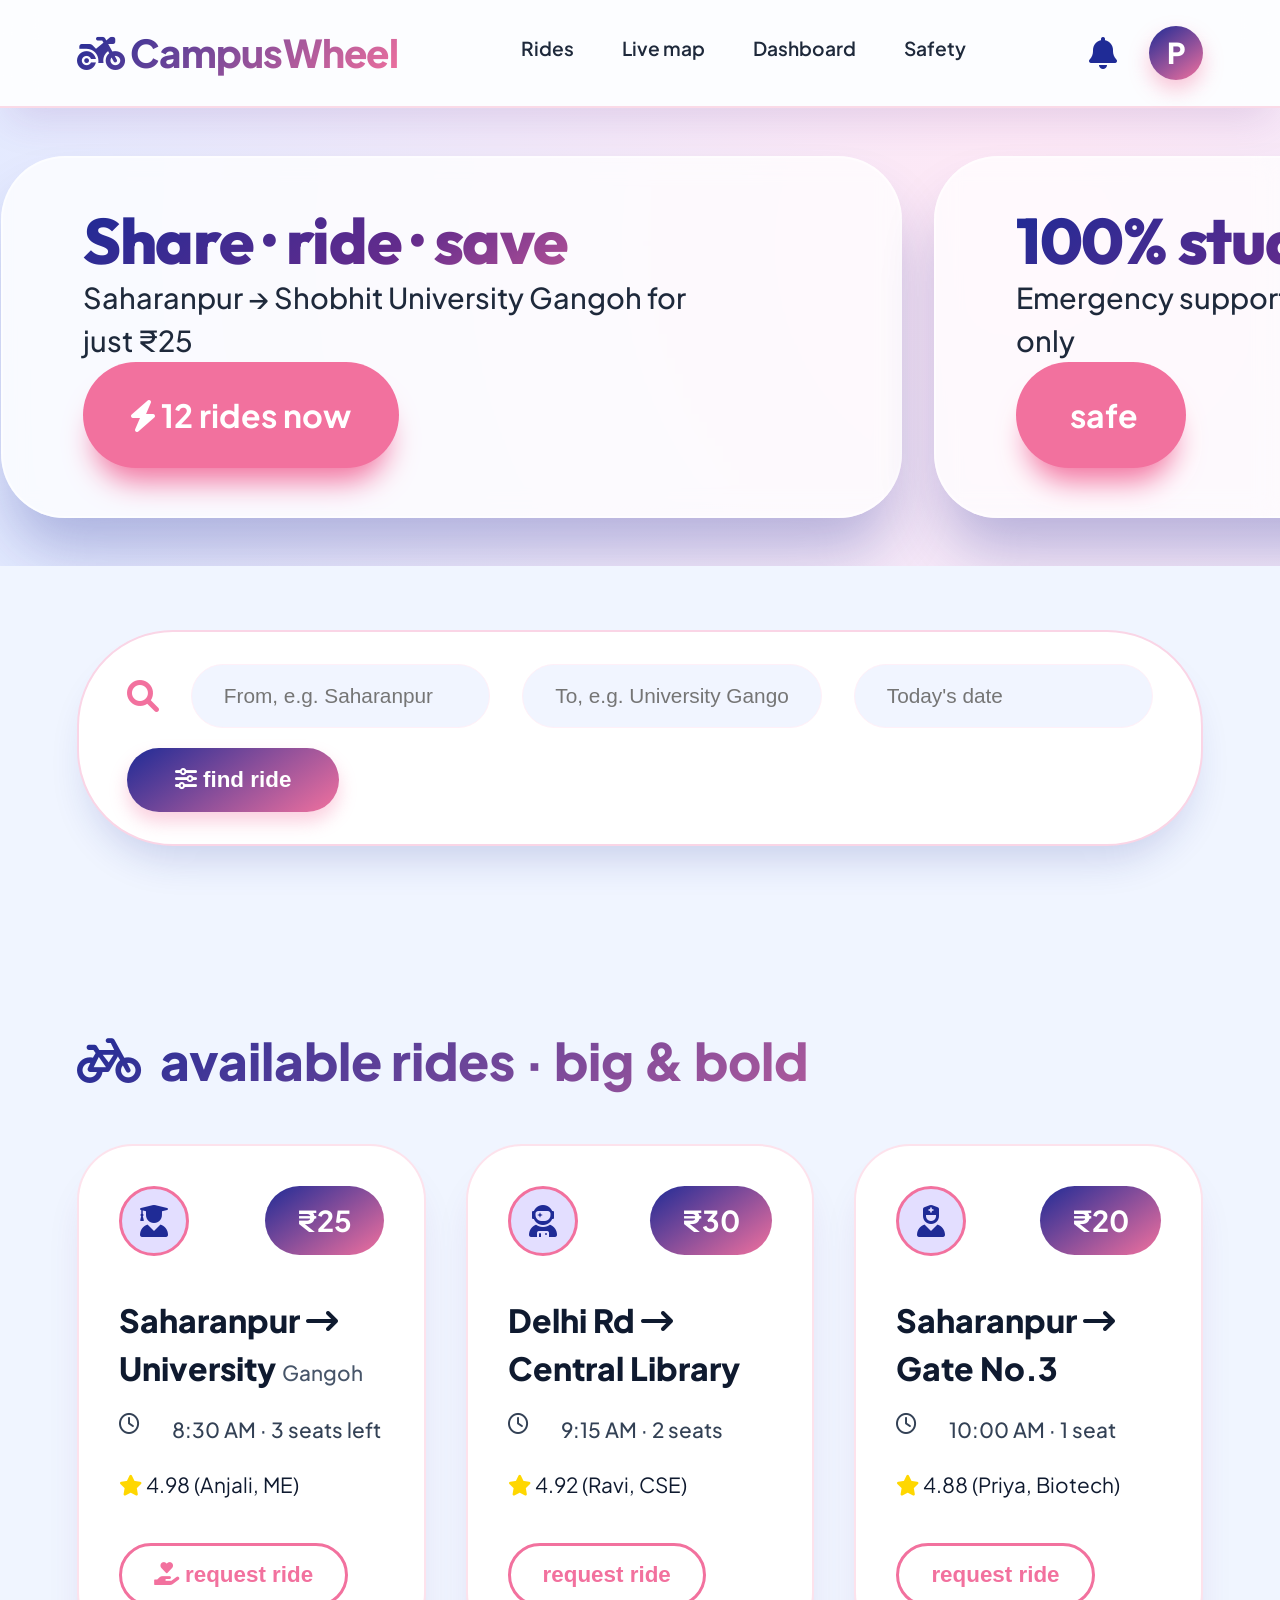
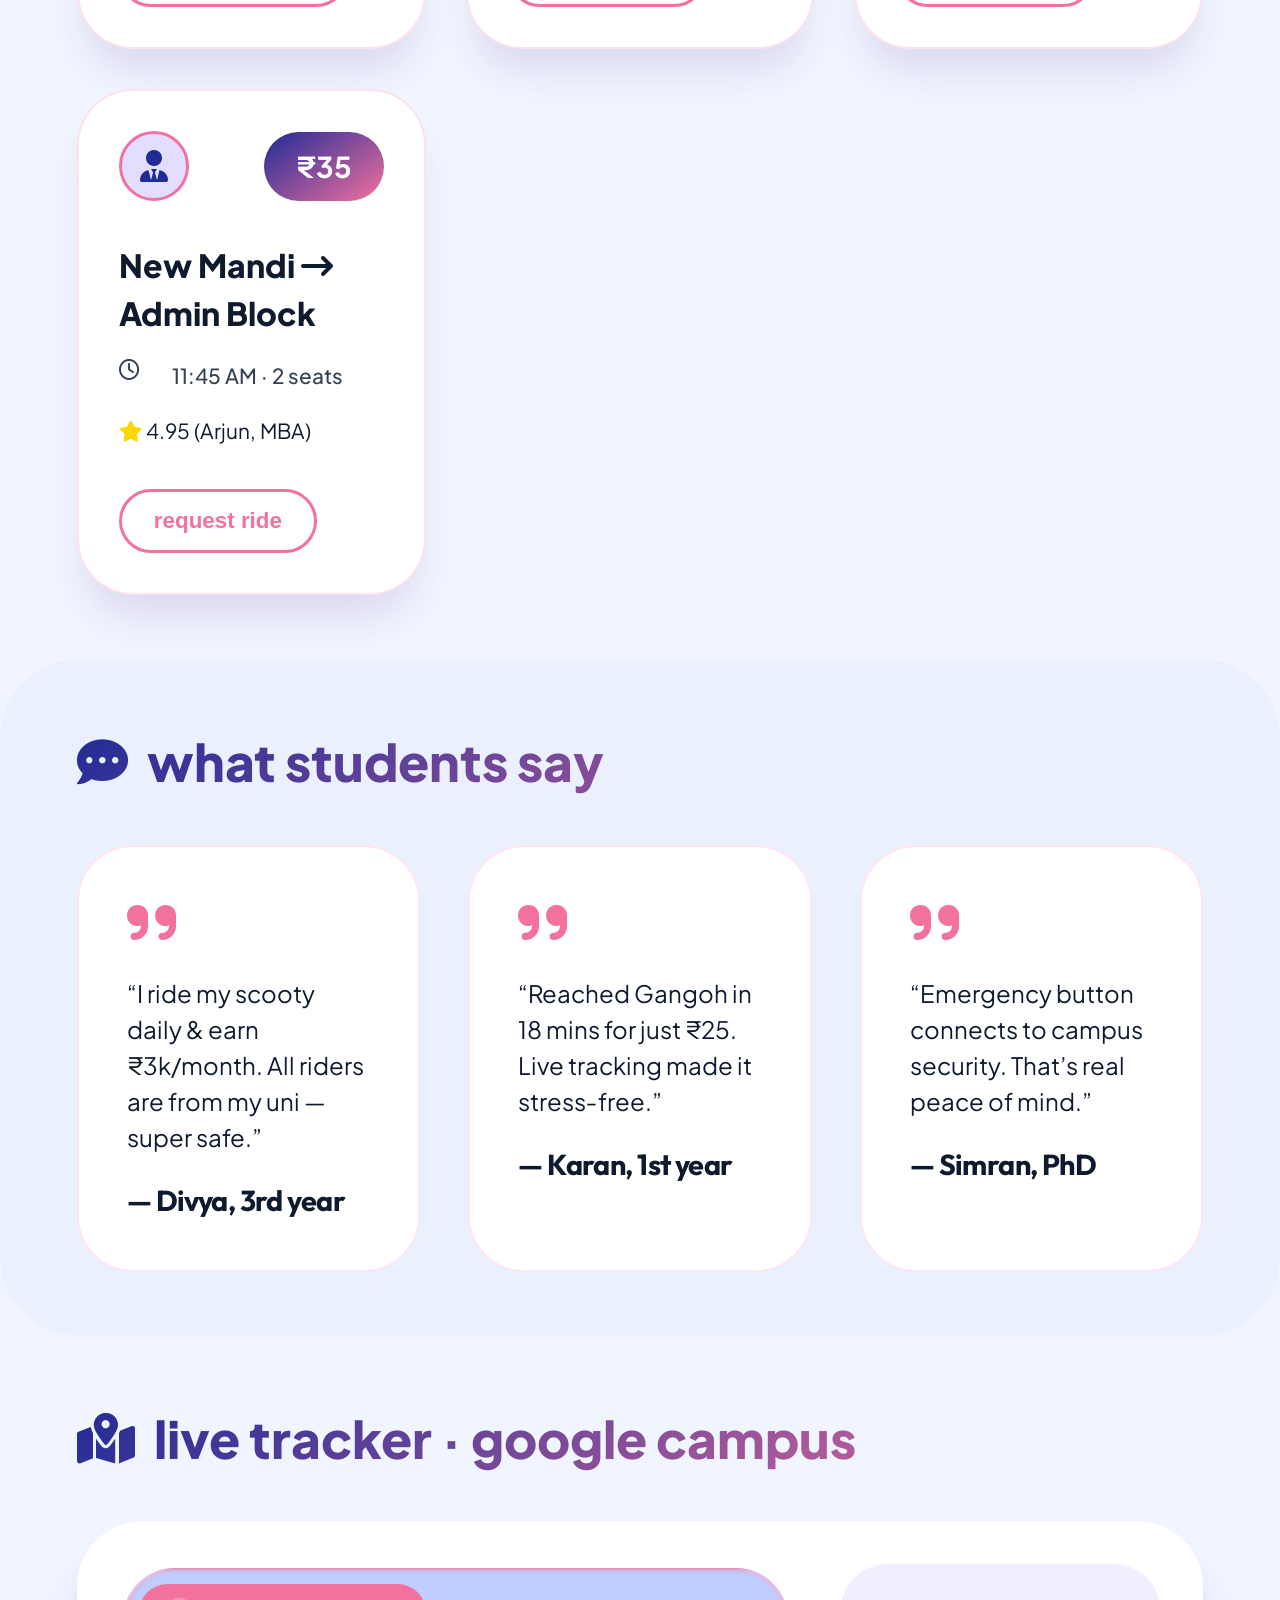
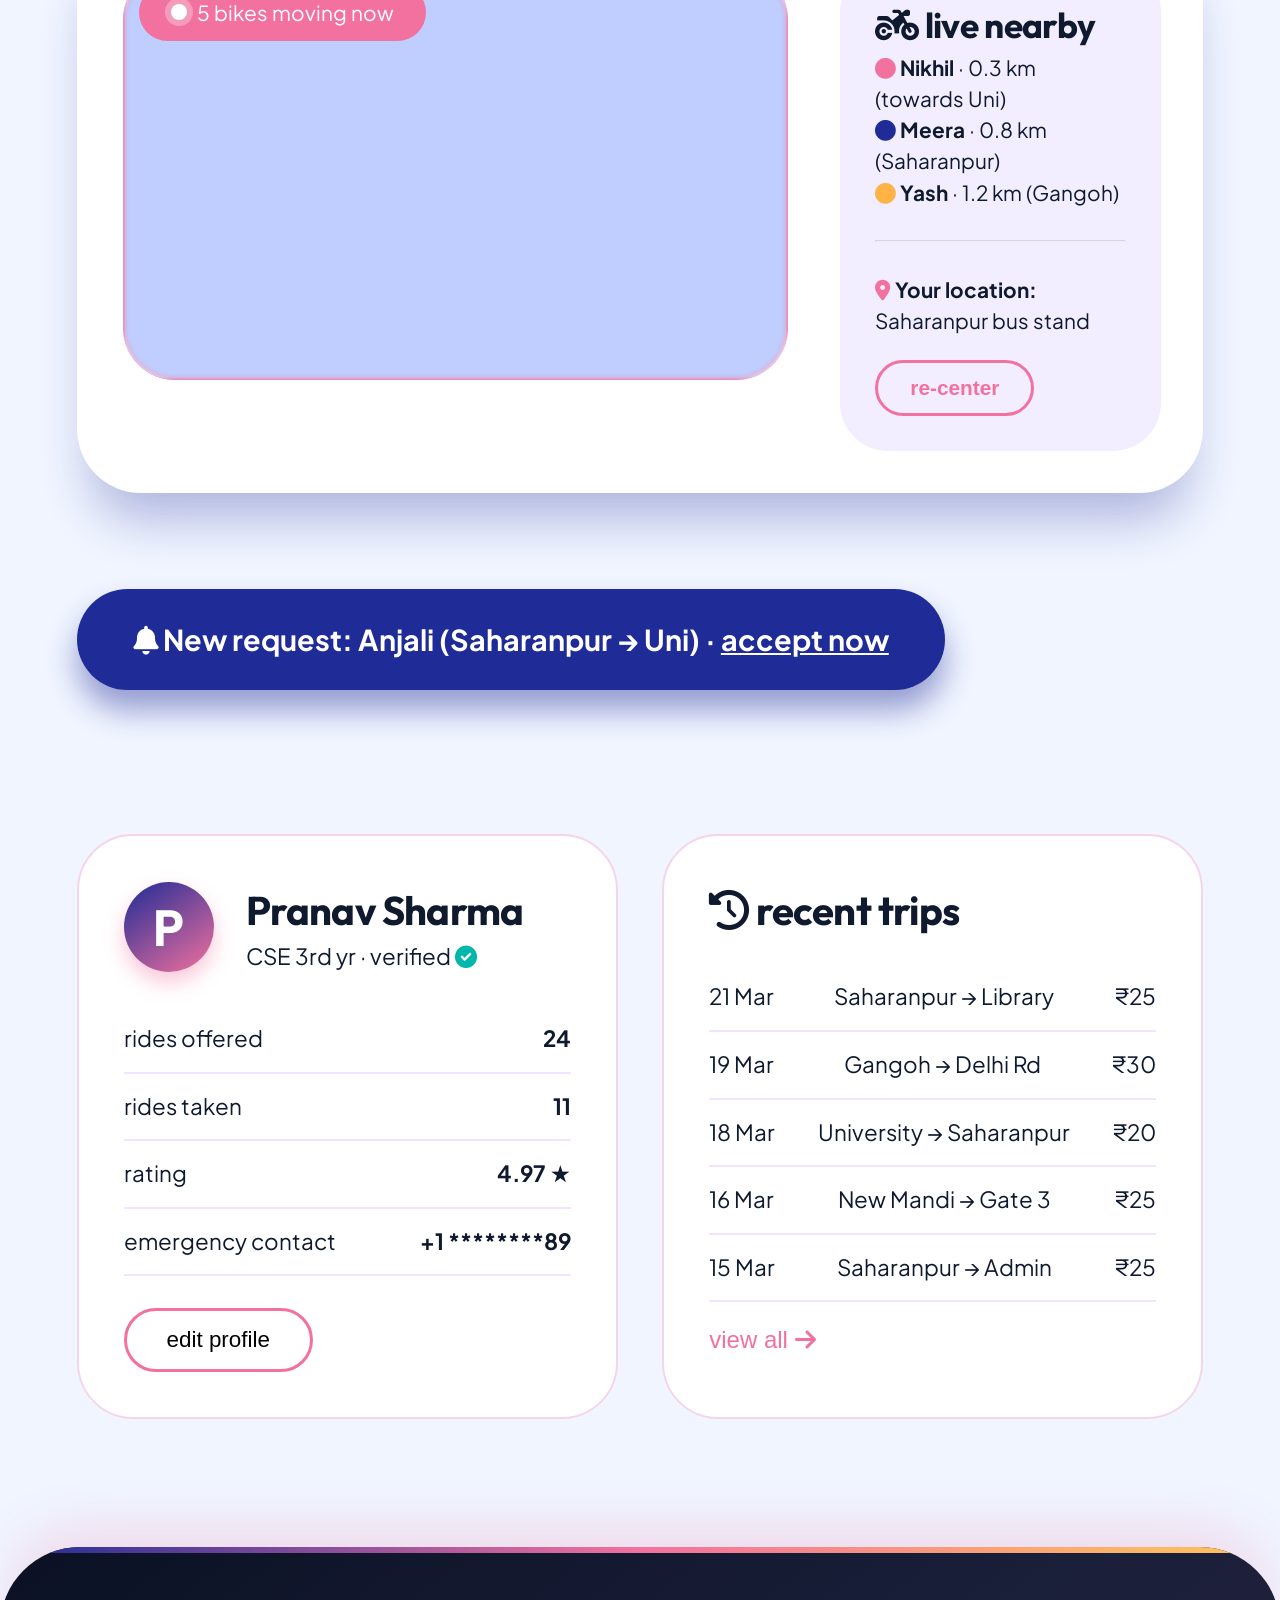
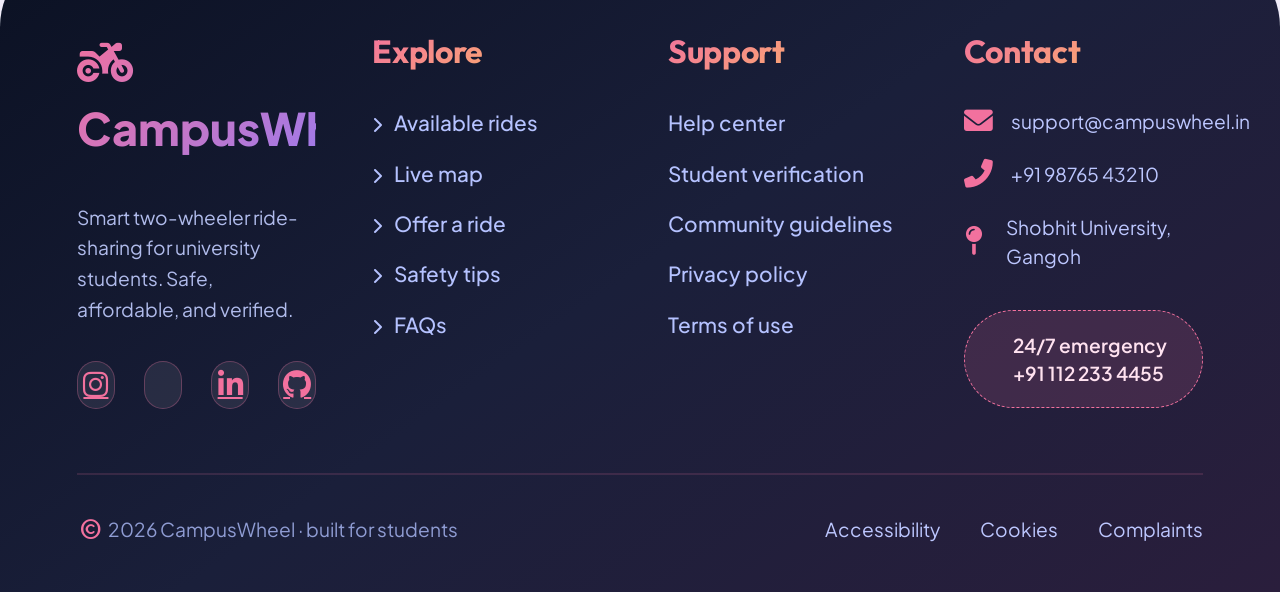
<file: Signup.html>
<!DOCTYPE html>
<html lang="en">

<head>
    <meta charset="UTF-8">
    <meta name="viewport" content="width=device-width, initial-scale=1.0">
    <title>CampusWheel · big & bold ride share</title>
    <!-- Font Awesome 6 (free) -->
    <link rel="stylesheet" href="https://cdnjs.cloudflare.com/ajax/libs/font-awesome/6.0.0-beta3/css/all.min.css">
    <!-- Google Fonts: Outfit + Plus Jakarta Sans for massive modern look -->
    <link
        href="https://fonts.googleapis.com/css2?family=Outfit:wght@400;500;600;700;800&family=Plus+Jakarta+Sans:wght@400;500;600;700;800&display=swap"
        rel="stylesheet">
    <style>
        * {
            margin: 0;
            padding: 0;
            box-sizing: border-box;
        }

        body {
            background: #f0f5ff;
            color: #0f1a2f;
            font-family: 'Plus Jakarta Sans', sans-serif;
            line-height: 1.5;
            scroll-behavior: smooth;
            min-height: 100vh;
            display: flex;
            flex-direction: column;
        }

        h1,
        h2,
        h3,
        .logo-font {
            font-family: 'Outfit', sans-serif;
            font-weight: 700;
            letter-spacing: -0.02em;
        }

        /* ===== BIGGER, BOULDER GRADIENT UI ===== */
        .gradient-bg {
            background: linear-gradient(145deg, #1F2B96, #632B8C, #F2719E);
            background-size: 250% 250%;
            animation: gradientFlow 14s ease infinite;
        }

        @keyframes gradientFlow {
            0% {
                background-position: 0% 50%;
            }

            50% {
                background-position: 100% 50%;
            }

            100% {
                background-position: 0% 50%;
            }
        }

        /* ----- RESPONSIVE NAVIGATION (bigger) ----- */
        .navbar {
            display: flex;
            justify-content: space-between;
            align-items: center;
            padding: 1.5rem 6%;
            background: rgba(255, 255, 255, 0.8);
            backdrop-filter: blur(16px);
            box-shadow: 0 20px 40px -10px rgba(99, 43, 140, 0.15);
            position: sticky;
            top: 0;
            z-index: 200;
            flex-wrap: wrap;
            border-bottom: 2px solid rgba(242, 113, 158, 0.25);
        }

        .logo {
            font-size: 2.4rem;
            font-weight: 800;
            background: linear-gradient(135deg, #1F2B96, #F2719E);
            -webkit-background-clip: text;
            -webkit-text-fill-color: transparent;
            letter-spacing: -0.02em;
        }

        .nav-links {
            display: flex;
            gap: 3rem;
            font-weight: 600;
            font-size: 1.2rem;
        }

        .nav-links a {
            text-decoration: none;
            color: #1e293b;
            transition: 0.2s;
            border-bottom: 3px solid transparent;
            padding-bottom: 6px;
        }

        .nav-links a:hover {
            border-bottom-color: #F2719E;
            color: #1F2B96;
        }

        .nav-right {
            display: flex;
            align-items: center;
            gap: 2rem;
        }

        .avatar-large {
            background: linear-gradient(145deg, #1F2B96, #F2719E);
            width: 54px;
            height: 54px;
            border-radius: 60px;
            display: flex;
            align-items: center;
            justify-content: center;
            color: white;
            font-weight: 800;
            font-size: 1.8rem;
            box-shadow: 0 10px 20px rgba(242, 113, 158, 0.4);
        }

        .mobile-menu {
            display: none;
            font-size: 2.5rem;
            color: #1F2B96;
        }

        @media (max-width: 900px) {
            .nav-links {
                display: none;
            }

            .mobile-menu {
                display: block;
            }
        }

        /* ===== HERO SLIDER (BIG & ATTRACTIVE) ===== */
        .hero-slider {
            display: flex;
            overflow-x: auto;
            scroll-snap-type: x mandatory;
            gap: 2rem;
            padding: 3rem 6%;
            background: radial-gradient(circle at 80% 30%, #ffe8f5, #e3eaff);
            scroll-behavior: smooth;
        }

        .hero-slider::-webkit-scrollbar {
            height: 12px;
        }

        .hero-slider::-webkit-scrollbar-thumb {
            background: linear-gradient(90deg, #1F2B96, #F2719E);
            border-radius: 20px;
        }

        .slide-card {
            scroll-snap-align: start;
            min-width: 80%;
            background: rgba(255, 255, 255, 0.75);
            backdrop-filter: blur(12px);
            border-radius: 4rem;
            padding: 3rem 5rem;
            box-shadow: 0 40px 60px -10px rgba(31, 43, 150, 0.3);
            border: 2px solid rgba(255, 255, 255, 0.5);
            display: flex;
            align-items: center;
            justify-content: space-between;
            flex-wrap: wrap;
        }

        .slide-content h2 {
            font-size: 4rem;
            font-weight: 800;
            background: linear-gradient(145deg, #1F2B96, #632B8C, #F2719E);
            -webkit-background-clip: text;
            -webkit-text-fill-color: transparent;
            line-height: 1.1;
        }

        .slide-content p {
            font-size: 1.8rem;
            color: #1e293b;
            max-width: 650px;
            font-weight: 500;
        }

        .slide-badge {
            background: #F2719E;
            padding: 1.8rem 3rem;
            border-radius: 6rem;
            color: white;
            font-weight: 700;
            font-size: 2rem;
            box-shadow: 0 25px 30px -12px #F2719E;
        }

        /* section titles bigger */
        .section {
            padding: 4rem 6%;
        }

        .section-title {
            font-size: 3.2rem;
            font-weight: 800;
            margin-bottom: 2.8rem;
            background: linear-gradient(145deg, #1F2B96, #F2719E);
            -webkit-background-clip: text;
            -webkit-text-fill-color: transparent;
            display: flex;
            align-items: center;
            gap: 1.2rem;
        }

        /* ===== RIDE CARDS (MASSIVE, ANIMATED HOVER) ===== */
        .ride-grid {
            display: grid;
            grid-template-columns: repeat(auto-fit, minmax(340px, 1fr));
            gap: 2.5rem;
        }

        .ride-card {
            background: white;
            border-radius: 3.5rem;
            padding: 2.5rem;
            box-shadow: 0 30px 40px -12px rgba(99, 43, 140, 0.15);
            transition: all 0.35s cubic-bezier(0.2, 0.9, 0.3, 1.1);
            border: 2px solid rgba(242, 113, 158, 0.2);
            display: flex;
            flex-direction: column;
        }

        .ride-card:hover {
            transform: scale(1.04) translateY(-12px);
            box-shadow: 0 45px 60px -8px rgba(242, 113, 158, 0.4);
            border-color: #F2719E;
            background: #fffbfd;
        }

        .ride-header {
            display: flex;
            justify-content: space-between;
            align-items: center;
            margin-bottom: 1.5rem;
        }

        .rider-avatar-lg {
            background: #e3deff;
            width: 70px;
            height: 70px;
            border-radius: 50px;
            display: flex;
            align-items: center;
            justify-content: center;
            font-size: 2rem;
            font-weight: 700;
            color: #1F2B96;
            border: 3px solid #F2719E;
        }

        .price-badge {
            background: linear-gradient(145deg, #1F2B96, #F2719E);
            color: white;
            font-weight: 700;
            padding: 0.8rem 2rem;
            border-radius: 60px;
            font-size: 1.8rem;
        }

        .route {
            font-weight: 800;
            font-size: 2rem;
            margin: 1rem 0 0.4rem;
        }

        .route small {
            font-weight: 500;
            font-size: 1.3rem;
            color: #475569;
        }

        .time {
            display: flex;
            gap: 2rem;
            color: #334155;
            font-size: 1.3rem;
            margin: 1rem 0;
            font-weight: 500;
        }

        .rating {
            font-size: 1.3rem;
            margin: 0.5rem 0 1.2rem;
        }

        .book-btn {
            background: transparent;
            border: 3px solid #F2719E;
            color: #F2719E;
            font-weight: 700;
            font-size: 1.4rem;
            padding: 1rem 2rem;
            border-radius: 5rem;
            margin-top: 1.5rem;
            cursor: pointer;
            transition: 0.2s;
            width: fit-content;
        }

        .book-btn:hover {
            background: #F2719E;
            color: white;
            box-shadow: 0 15px 20px -8px #F2719E;
        }

        /* filter bar bigger */
        .filter-bar {
            background: white;
            padding: 2rem 3rem;
            border-radius: 6rem;
            margin-bottom: 3rem;
            display: flex;
            flex-wrap: wrap;
            gap: 1.2rem 2rem;
            align-items: center;
            box-shadow: 0 25px 40px -15px rgba(31, 43, 150, 0.2);
            border: 2px solid #fad5e6;
        }

        .filter-input {
            border: none;
            background: #f1f5ff;
            padding: 1.2rem 2rem;
            border-radius: 4rem;
            font-size: 1.3rem;
            min-width: 240px;
            flex: 1 1 200px;
            border: 1px solid #fff0f8;
        }

        .filter-btn {
            background: linear-gradient(145deg, #1F2B96, #F2719E);
            border: none;
            color: white;
            padding: 1.2rem 3rem;
            border-radius: 4rem;
            font-weight: 700;
            font-size: 1.4rem;
            cursor: pointer;
            box-shadow: 0 10px 18px #F2719E55;
        }

        /* testimonials large */
        .testimonials {
            display: flex;
            gap: 3rem;
            flex-wrap: wrap;
        }

        .testi-card {
            background: white;
            border-radius: 3.5rem;
            padding: 3rem;
            flex: 1 1 300px;
            border: 2px solid #ffe5f0;
            transition: 0.25s;
        }

        .testi-card:hover {
            background: #fdf4ff;
            border-color: #F2719E;
            transform: scale(1.02);
        }

        .testi-card i {
            color: #F2719E;
            font-size: 3.5rem;
            margin-bottom: 1.5rem;
        }

        .testi-card p {
            font-size: 1.5rem;
        }

        /* live map BIG */
        .map-container {
            display: flex;
            flex-wrap: wrap;
            gap: 3rem;
            background: white;
            border-radius: 4rem;
            padding: 2.5rem;
            box-shadow: 0 40px 50px -15px #1F2B9650;
            border: 2px solid #ffffff70;
        }

        .campus-map {
            flex: 3 1 550px;
            height: 420px;
            background: #b9c8ff;
            border-radius: 3.5rem;
            overflow: hidden;
            border: 4px solid white;
            box-shadow: inset 0 0 0 2px #F2719E;
        }

        .map-overlay {
            width: 100%;
            height: 100%;
            background: rgba(255, 255, 255, 0.1);
            backdrop-filter: blur(2px);
        }

        .live-badge {
            background: #F2719E;
            color: white;
            border-radius: 60px;
            padding: 0.8rem 2rem;
            font-size: 1.3rem;
            display: inline-flex;
            align-items: center;
            gap: 10px;
            margin: 1rem;
        }

        .bike-marker {
            background: white;
            width: 16px;
            height: 16px;
            border-radius: 20px;
            box-shadow: 0 0 0 6px rgba(255, 255, 255, 0.3);
        }

        .tracking-side {
            flex: 1 1 280px;
            background: #f2edff;
            border-radius: 3rem;
            padding: 2.2rem;
            font-size: 1.3rem;
        }

        /* dashboard row bigger */
        .dashboard-row {
            display: flex;
            flex-wrap: wrap;
            gap: 2.8rem;
        }

        .profile-dash,
        .history-panel {
            flex: 1 1 350px;
            background: white;
            border-radius: 3.5rem;
            padding: 2.8rem;
            border: 2px solid #f5d6e8;
        }

        .stat-item {
            display: flex;
            justify-content: space-between;
            padding: 1rem 0;
            font-size: 1.4rem;
            border-bottom: 2px solid #f3e3ff;
        }

        .booking-notif {
            background: #1F2B96;
            color: white;
            padding: 1.8rem 3.5rem;
            border-radius: 6rem;
            font-weight: 700;
            font-size: 1.8rem;
            display: inline-block;
            margin: 2rem 0 1rem;
            box-shadow: 0 20px 30px #1F2B9670;
            animation: pulse 2s infinite;
        }

        @keyframes pulse {
            0% {
                transform: scale(1);
                background: #1F2B96;
            }

            50% {
                transform: scale(1.02);
                background: #F2719E;
            }
        }

        /* ===== NEW ATTRACTIVE RESPONSIVE FOOTER ===== */
        .campus-footer {
            background: linear-gradient(145deg, #0b1123, #1a1f3a, #2a1e3c);
            color: #d3dcff;
            padding: 5rem 6% 3rem;
            border-radius: 5rem 5rem 0 0;
            margin-top: 4rem;
            box-shadow: 0 -30px 50px -10px rgba(242, 113, 158, 0.2);
            position: relative;
            overflow: hidden;
        }

        .campus-footer::before {
            content: '';
            position: absolute;
            top: 0;
            left: 0;
            width: 100%;
            height: 6px;
            background: linear-gradient(90deg, #1F2B96, #F2719E, #FFC857);
        }

        .footer-grid {
            display: grid;
            grid-template-columns: repeat(auto-fit, minmax(220px, 1fr));
            gap: 3.5rem;
            margin-bottom: 4rem;
            position: relative;
            z-index: 2;
        }

        .footer-col {
            display: flex;
            flex-direction: column;
            gap: 1.5rem;
        }

        .footer-col h3 {
            font-size: 2rem;
            font-weight: 700;
            background: linear-gradient(145deg, #F2719E, #FFC857);
            -webkit-background-clip: text;
            -webkit-text-fill-color: transparent;
            margin-bottom: 0.5rem;
            letter-spacing: -0.01em;
        }

        .footer-logo {
            font-size: 2.8rem;
            font-weight: 800;
            background: linear-gradient(135deg, #F2719E, #9f7aea);
            -webkit-background-clip: text;
            -webkit-text-fill-color: transparent;
            margin-bottom: 1rem;
        }

        .footer-col p {
            font-size: 1.2rem;
            line-height: 1.6;
            color: #b0bbeb;
            max-width: 280px;
        }

        .social-links {
            display: flex;
            gap: 1.8rem;
            margin-top: 0.8rem;
        }

        .social-links a {
            display: flex;
            align-items: center;
            justify-content: center;
            width: 48px;
            height: 48px;
            background: rgba(255, 255, 255, 0.08);
            border-radius: 30px;
            color: #F2719E;
            font-size: 1.8rem;
            transition: all 0.25s ease;
            border: 1px solid rgba(242, 113, 158, 0.3);
        }

        .social-links a:hover {
            background: #F2719E;
            color: #0b1123;
            transform: translateY(-6px);
            box-shadow: 0 12px 20px -8px #F2719E;
            border-color: transparent;
        }

        .footer-col ul {
            list-style: none;
            padding: 0;
            display: flex;
            flex-direction: column;
            gap: 1.2rem;
        }

        .footer-col ul li a {
            color: #b5c2ff;
            text-decoration: none;
            font-size: 1.3rem;
            font-weight: 500;
            transition: 0.2s;
            display: inline-block;
            position: relative;
        }

        .footer-col ul li a:hover {
            color: #F2719E;
            transform: translateX(6px);
        }

        .contact-item {
            display: flex;
            align-items: center;
            gap: 1.2rem;
            font-size: 1.2rem;
            color: #bdc7ff;
        }

        .contact-item i {
            width: 28px;
            color: #F2719E;
            font-size: 1.8rem;
        }

        .emergency-badge {
            background: rgba(242, 113, 158, 0.15);
            padding: 1.2rem 1.8rem;
            border-radius: 5rem;
            border: 1px dashed #F2719E;
            display: inline-flex;
            align-items: center;
            gap: 1.2rem;
            font-weight: 600;
            font-size: 1.2rem;
            margin-top: 1rem;
            color: #ffe2f0;
        }

        .emergency-badge i {
            color: #F2719E;
            font-size: 2rem;
        }

        .footer-bottom {
            display: flex;
            flex-wrap: wrap;
            justify-content: space-between;
            align-items: center;
            padding-top: 2.5rem;
            border-top: 2px solid rgba(242, 113, 158, 0.15);
            font-size: 1.2rem;
            color: #8f9cd3;
            position: relative;
            z-index: 2;
        }

        .footer-bottom-links {
            display: flex;
            gap: 2.5rem;
        }

        .footer-bottom-links a {
            color: #bdc7ff;
            text-decoration: none;
            transition: 0.2s;
        }

        .footer-bottom-links a:hover {
            color: #F2719E;
        }

        .footer-bottom .copyright i {
            color: #F2719E;
            margin: 0 4px;
        }

        /* responsive footer */
        @media (max-width: 700px) {
            .footer-grid {
                grid-template-columns: 1fr 1fr;
                gap: 2.5rem;
            }

            .footer-bottom {
                flex-direction: column;
                gap: 1.2rem;
                text-align: center;
            }
        }

        @media (max-width: 500px) {
            .footer-grid {
                grid-template-columns: 1fr;
            }
        }

        /* main content spacer */
        .main-content {
            flex: 1;
        }
    </style>
</head>

<body>

    <!-- main content (existing site sections - kept same) -->
    <div class="main-content">
        <nav class="navbar">
            <div class="logo"><i class="fas fa-motorcycle" style="color: #F2719E;"></i> CampusWheel</div>
            <div class="nav-links">
                <a href="#">Rides</a>
                <a href="#">Live map</a>
                <a href="#">Dashboard</a>
                <a href="#">Safety</a>
            </div>
            <div class="nav-right">
                <i class="fas fa-bell" style="color:#1F2B96; font-size: 2rem;"></i>
                <div class="avatar-large">P</div>
                <div class="mobile-menu"><i class="fas fa-bars"></i></div>
            </div>
        </nav>

        <!-- HERO SLIDER -->
        <div class="hero-slider">
            <div class="slide-card">
                <div class="slide-content">
                    <h2>Share · ride · save</h2>
                    <p>Saharanpur → Shobhit University Gangoh for just ₹25</p>
                </div>
                <div class="slide-badge"><i class="fas fa-bolt"></i> 12 rides now</div>
            </div>
            <div class="slide-card">
                <div class="slide-content">
                    <h2>100% student verified</h2>
                    <p>Emergency support · Live tracking · Campus only</p>
                </div>
                <div class="slide-badge"><i class="fas fa-shield-halved"></i> safe</div>
            </div>
            <div class="slide-card">
                <div class="slide-content">
                    <h2>Live bike tracking</h2>
                    <p>See your rider approach in real time</p>
                </div>
                <div class="slide-badge"><i class="fas fa-location-dot"></i> GPS</div>
            </div>
        </div>

        <!-- SEARCH FILTER -->
        <div class="section">
            <div class="filter-bar">
                <i class="fas fa-magnifying-glass" style="color:#F2719E; font-size: 2rem;"></i>
                <input class="filter-input" type="text" placeholder="From, e.g. Saharanpur">
                <input class="filter-input" type="text" placeholder="To, e.g. University Gangoh">
                <input class="filter-input" type="text" placeholder="Today's date">
                <button class="filter-btn"><i class="fas fa-sliders"></i> find ride</button>
            </div>
        </div>

        <!-- RIDE CARDS -->
        <div class="section">
            <div class="section-title"><i class="fas fa-bicycle"></i> available rides · big & bold</div>
            <div class="ride-grid">
                <div class="ride-card">
                    <div class="ride-header">
                        <span class="rider-avatar-lg"><i class="fas fa-user-graduate"></i></span>
                        <span class="price-badge">₹25</span>
                    </div>
                    <div class="route">Saharanpur <i class="fas fa-arrow-right-long"></i> University <small>
                            Gangoh</small></div>
                    <div class="time"><i class="far fa-clock"></i> 8:30 AM · 3 seats left</div>
                    <div class="rating"><i class="fas fa-star" style="color: gold;"></i> 4.98 (Anjali, ME)</div>
                    <button class="book-btn"><i class="fas fa-hand-holding-heart"></i> request ride</button>
                </div>
                <div class="ride-card">
                    <div class="ride-header">
                        <span class="rider-avatar-lg"><i class="fas fa-user-astronaut"></i></span>
                        <span class="price-badge">₹30</span>
                    </div>
                    <div class="route">Delhi Rd <i class="fas fa-arrow-right-long"></i> Central Library</div>
                    <div class="time"><i class="far fa-clock"></i> 9:15 AM · 2 seats</div>
                    <div class="rating"><i class="fas fa-star" style="color: gold;"></i> 4.92 (Ravi, CSE)</div>
                    <button class="book-btn">request ride</button>
                </div>
                <div class="ride-card">
                    <div class="ride-header">
                        <span class="rider-avatar-lg"><i class="fas fa-user-nurse"></i></span>
                        <span class="price-badge">₹20</span>
                    </div>
                    <div class="route">Saharanpur <i class="fas fa-arrow-right-long"></i> Gate No.3</div>
                    <div class="time"><i class="far fa-clock"></i> 10:00 AM · 1 seat</div>
                    <div class="rating"><i class="fas fa-star" style="color: gold;"></i> 4.88 (Priya, Biotech)</div>
                    <button class="book-btn">request ride</button>
                </div>
                <div class="ride-card">
                    <div class="ride-header">
                        <span class="rider-avatar-lg"><i class="fas fa-user-tie"></i></span>
                        <span class="price-badge">₹35</span>
                    </div>
                    <div class="route">New Mandi <i class="fas fa-arrow-right-long"></i> Admin Block</div>
                    <div class="time"><i class="far fa-clock"></i> 11:45 AM · 2 seats</div>
                    <div class="rating"><i class="fas fa-star" style="color: gold;"></i> 4.95 (Arjun, MBA)</div>
                    <button class="book-btn">request ride</button>
                </div>
            </div>
        </div>

        <!-- TESTIMONIALS -->
        <div class="section" style="background: #ebf0ff; border-radius: 5rem;">
            <div class="section-title"><i class="fas fa-comment-dots"></i> what students say</div>
            <div class="testimonials">
                <div class="testi-card">
                    <i class="fas fa-quote-right"></i>
                    <p>“I ride my scooty daily & earn ₹3k/month. All riders are from my uni — super safe.”</p>
                    <h3 style="font-size: 1.8rem; margin-top:1.5rem;">— Divya, 3rd year</h3>
                </div>
                <div class="testi-card">
                    <i class="fas fa-quote-right"></i>
                    <p>“Reached Gangoh in 18 mins for just ₹25. Live tracking made it stress‑free.”</p>
                    <h3 style="font-size: 1.8rem; margin-top:1.5rem;">— Karan, 1st year</h3>
                </div>
                <div class="testi-card">
                    <i class="fas fa-quote-right"></i>
                    <p>“Emergency button connects to campus security. That’s real peace of mind.”</p>
                    <h3 style="font-size: 1.8rem; margin-top:1.5rem;">— Simran, PhD</h3>
                </div>
            </div>
        </div>

        <!-- MAP + LIVE TRACKING -->
        <div class="section">
            <div class="section-title"><i class="fas fa-map-location-dot"></i> live tracker · google campus</div>
            <div class="map-container">
                <div class="campus-map">
                    <div class="map-overlay">
                        <div class="live-badge"><span class="bike-marker"></span> 5 bikes moving now</div>
                        <iframe
                            src="https://www.google.com/maps/embed?pb=!1m18!1m12!1m3!1d110942.21030089123!2d77.50985950410857!3d29.967865428682357!2m3!1f0!2f0!3f0!3m2!1i1024!2i768!4f13.1!3m3!1m2!1s0x390eea6a1b1f9a69%3A0xa73b5d1d0b4bc6c6!2sShobhit%20University%2C%20Gangoh!5e0!3m2!1sen!2sin!4v1712324567890!5m2!1sen!2sin"
                            width="100%" height="100%" style="border:0; border-radius: 3rem;" allowfullscreen=""
                            loading="lazy"></iframe>
                    </div>
                </div>
                <div class="tracking-side">
                    <h2 style="font-size: 2.2rem;"><i class="fas fa-motorcycle"></i> live nearby</h2>
                    <p><i class="fas fa-circle" style="color:#F2719E;"></i> <strong>Nikhil</strong> · 0.3 km (towards
                        Uni)</p>
                    <p><i class="fas fa-circle" style="color:#1F2B96;"></i> <strong>Meera</strong> · 0.8 km (Saharanpur)
                    </p>
                    <p><i class="fas fa-circle" style="color:#FFB347;"></i> <strong>Yash</strong> · 1.2 km (Gangoh)</p>
                    <hr style="margin:2rem 0; opacity:0.3;">
                    <p><i class="fas fa-location-dot" style="color:#F2719E;"></i> <strong>Your location:</strong>
                        Saharanpur bus stand</p>
                    <button class="book-btn" style="font-size:1.3rem; padding:0.8rem 2rem;">re-center</button>
                </div>
            </div>
        </div>

        <!-- BOOKING NOTIFICATION -->
        <div class="section" style="padding-top: 0;">
            <div class="booking-notif">
                <i class="fas fa-bell"></i> New request: Anjali (Saharanpur → Uni) · <u>accept now</u>
            </div>
        </div>

        <!-- PROFILE + HISTORY -->
        <div class="section">
            <div class="dashboard-row">
                <div class="profile-dash">
                    <div style="display: flex; gap: 2rem; align-items: center; margin-bottom: 2rem;">
                        <div class="avatar-large" style="width:90px; height:90px; font-size:3rem;">P</div>
                        <div>
                            <h2 style="font-size:2.5rem;">Pranav Sharma</h2>
                            <p style="font-size:1.4rem;">CSE 3rd yr · verified <i class="fas fa-check-circle"
                                    style="color:#00b8a9;"></i></p>
                        </div>
                    </div>
                    <div class="stat-item"><span>rides offered</span> <strong>24</strong></div>
                    <div class="stat-item"><span>rides taken</span> <strong>11</strong></div>
                    <div class="stat-item"><span>rating</span> <strong>4.97 ★</strong></div>
                    <div class="stat-item"><span>emergency contact</span> <strong>+1 ********89</strong></div>
                    <button
                        style="background:none; border:3px solid #F2719E; border-radius:4rem; padding:1rem 2.5rem; font-size:1.4rem; margin-top:2rem;">edit
                        profile</button>
                </div>
                <div class="history-panel">
                    <h2 style="font-size:2.5rem; margin-bottom:1.5rem;"><i class="fas fa-clock-rotate-left"></i> recent
                        trips</h2>
                    <div class="stat-item"><span>21 Mar</span> Saharanpur → Library <span>₹25</span></div>
                    <div class="stat-item"><span>19 Mar</span> Gangoh → Delhi Rd <span>₹30</span></div>
                    <div class="stat-item"><span>18 Mar</span> University → Saharanpur <span>₹20</span></div>
                    <div class="stat-item"><span>16 Mar</span> New Mandi → Gate 3 <span>₹25</span></div>
                    <div class="stat-item"><span>15 Mar</span> Saharanpur → Admin <span>₹25</span></div>
                    <button
                        style="background:transparent; border:none; color:#F2719E; font-size:1.5rem; margin-top:1.5rem;">view
                        all <i class="fas fa-arrow-right"></i></button>
                </div>
            </div>
        </div>
    </div>

    <!-- ===== NEW ATTRACTIVE RESPONSIVE FOOTER ===== -->
    <footer class="campus-footer">
        <div class="footer-grid">
            <!-- col 1: brand & about -->
            <div class="footer-col">
                <div class="footer-logo"><i class="fas fa-motorcycle"></i> CampusWheel</div>
                <p>Smart two-wheeler ride-sharing for university students. Safe, affordable, and verified.</p>
                <div class="social-links">
                    <a href="#"><i class="fab fa-instagram"></i></a>
                    <a href="#"><i class="fab fa-x-twitter"></i></a>
                    <a href="#"><i class="fab fa-linkedin-in"></i></a>
                    <a href="#"><i class="fab fa-github"></i></a>
                </div>
            </div>
            <!-- col 2: quick links -->
            <div class="footer-col">
                <h3>Explore</h3>
                <ul>
                    <li><a href="#"><i class="fas fa-chevron-right" style="font-size: 1rem; margin-right: 8px;"></i>
                            Available rides</a></li>
                    <li><a href="#"><i class="fas fa-chevron-right" style="font-size: 1rem; margin-right: 8px;"></i>
                            Live map</a></li>
                    <li><a href="#"><i class="fas fa-chevron-right" style="font-size: 1rem; margin-right: 8px;"></i>
                            Offer a ride</a></li>
                    <li><a href="#"><i class="fas fa-chevron-right" style="font-size: 1rem; margin-right: 8px;"></i>
                            Safety tips</a></li>
                    <li><a href="#"><i class="fas fa-chevron-right" style="font-size: 1rem; margin-right: 8px;"></i>
                            FAQs</a></li>
                </ul>
            </div>
            <!-- col 3: support & legal -->
            <div class="footer-col">
                <h3>Support</h3>
                <ul>
                    <li><a href="#">Help center</a></li>
                    <li><a href="#">Student verification</a></li>
                    <li><a href="#">Community guidelines</a></li>
                    <li><a href="#">Privacy policy</a></li>
                    <li><a href="#">Terms of use</a></li>
                </ul>
            </div>
            <!-- col 4: contact & emergency -->
            <div class="footer-col">
                <h3>Contact</h3>
                <div class="contact-item">
                    <i class="fas fa-envelope"></i> <span>support@campuswheel.in</span>
                </div>
                <div class="contact-item">
                    <i class="fas fa-phone-alt"></i> <span>+91 98765 43210</span>
                </div>
                <div class="contact-item">
                    <i class="fas fa-map-pin"></i> <span>Shobhit University, Gangoh</span>
                </div>
                <div class="emergency-badge">
                    <i class="fas fa-shield-heart"></i> <span>24/7 emergency<br> +91 112 233 4455</span>
                </div>
            </div>
        </div>

        <!-- bottom bar -->
        <div class="footer-bottom">
            <div class="copyright">
                <i class="far fa-copyright"></i> 2026 CampusWheel · built for students
            </div>
            <div class="footer-bottom-links">
                <a href="#">Accessibility</a>
                <a href="#">Cookies</a>
                <a href="#">Complaints</a>
            </div>
        </div>
    </footer>

    <script>
        (function () {
            const notif = document.querySelector('.booking-notif');
            notif?.addEventListener('click', () => {
                alert('✅ Ride request accepted! You can now chat with Anjali.');
                notif.style.background = '#00b8a9';
                notif.innerHTML = '<i class="fas fa-check-circle"></i> Accepted — Anjali will pick you up at 8:25 AM';
            });

            document.querySelectorAll('.book-btn').forEach(btn => {
                btn.addEventListener('click', (e) => {
                    e.preventDefault();
                    alert('📲 ride request sent (demo)');
                });
            });
        })();
    </script>

</body>

</html>
</file>
